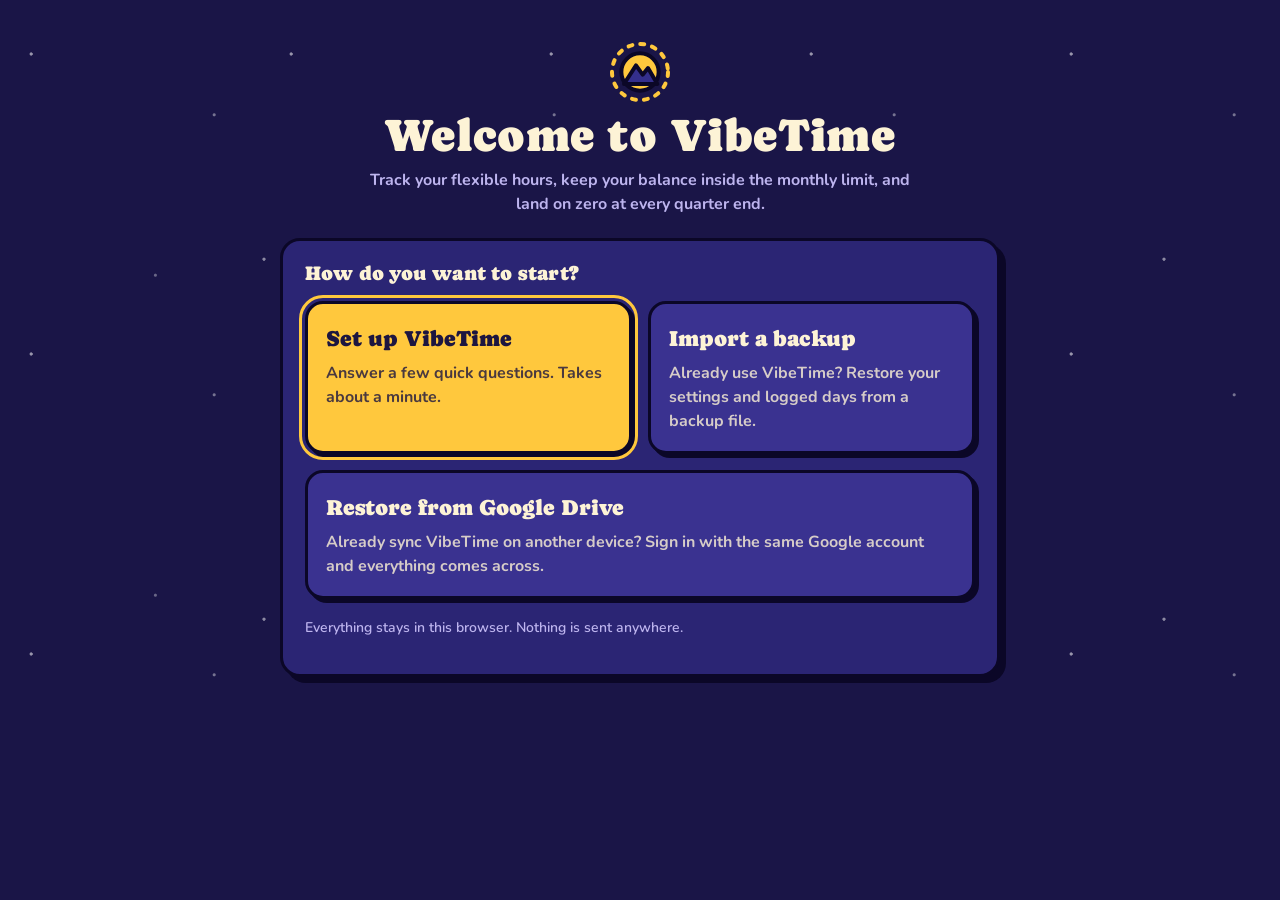
<file: index.html>
<!doctype html>
<html lang="en" data-theme="dark">
<head>
<meta charset="utf-8">
<meta name="viewport" content="width=device-width, initial-scale=1">
<title>Today · VibeTime</title>
<link rel="stylesheet" href="style.css?v=05f6781c">
<script src="holidays.js?v=270cf135"></script>
<script src="app.js?v=9127b11f"></script>
<script src="sync.js?v=13341324"></script>
<script src="timer.js?v=f0563fcf"></script>
<script src="camp.js?v=81138d4b"></script>
<script src="fx.js?v=9d351bed"></script>
<script src="bamboo.js?v=2f4d3076"></script>
<script src="tour.js?v=c8bec657"></script>
<script src="sky.js?v=f93de382"></script>
</head>
<body>
<div id="nav"></div>
<main class="w-today">
  <div class="today">
  <div class="today-main">
  <section class="panel hero">
    <div class="hero-text">
      <div class="eyebrow" id="eyebrow"></div>
      <h1 id="title">Today</h1>
      <p class="lede" id="lede"></p>
      <div class="wxline" id="wxline"></div>
      <span class="badge" id="qbadge"></span>
      <button type="button" class="tourbtn" id="tourBtn">Show me around</button>
    </div>
    <svg class="scene" id="scene" data-wx="clear" viewBox="0 0 520 240" role="img" aria-label="Your progress through the quarter, climbing toward its last day">
      <g class="sungrp"><circle class="rays" cx="62" cy="42" r="28" fill="none" stroke-dasharray="3 8"/><circle class="sun stroke" cx="62" cy="42" r="19"/></g>
      <g class="cloud a"><ellipse cx="190" cy="62" rx="26" ry="11"/><ellipse cx="208" cy="55" rx="17" ry="12"/><ellipse cx="174" cy="57" rx="14" ry="9"/></g>
      <path class="shoot" d="M0 0 L-30 13"/>
      <g class="cloud b"><ellipse cx="450" cy="92" rx="20" ry="8"/><ellipse cx="462" cy="86" rx="12" ry="9"/></g>
      <g class="stormclouds">
        <ellipse cx="70" cy="36" rx="58" ry="20"/><ellipse cx="120" cy="50" rx="44" ry="18"/><ellipse cx="30" cy="54" rx="34" ry="16"/>
        <ellipse cx="250" cy="30" rx="64" ry="22"/><ellipse cx="300" cy="48" rx="52" ry="18"/><ellipse cx="205" cy="48" rx="40" ry="16"/>
        <ellipse cx="450" cy="40" rx="62" ry="22"/><ellipse cx="500" cy="58" rx="40" ry="16"/><ellipse cx="400" cy="60" rx="44" ry="16"/>
      </g>
      <path class="m3 stroke" d="M-10 214 L70 128 L150 214 Z"/>
      <path class="m1 stroke" d="M96 214 L215 84 L330 214 Z"/>
      <path class="snow stroke" d="M215 84 L234 106 L224 101 L215 111 L206 100 L196 107 Z"/>
      <path class="m2 stroke" d="M270 214 L392 40 L530 214 Z"/>
      <path class="snow stroke" d="M392 40 L414 72 L402 66 L392 80 L381 66 L370 74 Z"/>
      <path class="m3 stroke" d="M-5 240 V205 Q120 192 260 206 T530 200 V240 Z"/>
      <g class="rain"><g id="rainin"></g></g>
      <path class="bolt" d="M262 20 L246 66 L260 66 L248 112 L282 56 L266 56 L276 20Z"/>
      <path class="trail" id="trail" d="M30 222 C95 214 118 188 170 186 S250 190 288 150 S348 96 388 56"/>
      <g class="flag"><line x1="392" y1="40" x2="392" y2="14" style="stroke:var(--line)" stroke-width="3" stroke-linecap="round"/><path d="M392 14 L418 21 L392 29 Z" style="fill:var(--accent);stroke:var(--line)" stroke-width="2.5" stroke-linejoin="round"/></g>
      <text id="lblStart" x="14" y="236"></text>
      <text id="lblEnd" x="424" y="36" text-anchor="start"></text>
      <g id="hikerPos"><g class="hiker">
        <rect x="-6" y="-6" width="12" height="11" rx="4" style="fill:var(--sky);stroke:var(--line)" stroke-width="2.5"/>
        <circle cx="0" cy="-13" r="6.5" style="fill:#ffd9b0;stroke:var(--line)" stroke-width="2.5"/>
        <path d="M-9 -16 L1 -32 L9 -16 Z" style="fill:var(--bad);stroke:var(--line)" stroke-width="2.5" stroke-linejoin="round"/>
      </g></g>
    </svg>
  </section>

  <div class="today-top">
      <section class="panel logpanel">
        <div class="loghead">
          <div><h2>Log the day</h2><div class="logdate" id="logdate"></div></div>
          <div class="logbtns">
            <button type="button" class="tbtn plan" id="planBtn" aria-expanded="false" aria-controls="planner" title="Plan when to leave" aria-label="Plan when to leave"><svg viewBox="0 0 24 24" aria-hidden="true"><circle cx="12" cy="12" r="8.5"/><path d="M12 7.5V12l3 2"/></svg></button>
            <button type="button" class="tbtn pencil" id="manualBtn" aria-expanded="false" aria-controls="manual" title="Log time by hand" aria-label="Log time by hand"><svg viewBox="0 0 24 24" aria-hidden="true"><path d="M4 20l1.2-4.4L16.6 4.2a2 2 0 0 1 2.8 0l.4.4a2 2 0 0 1 0 2.8L8.4 18.8z"/><path d="M14.5 6.3l3.2 3.2"/></svg></button>
          </div>
        </div>
        <div class="camp" id="camp" data-s="view" data-wx="clear"></div>
        <div class="timer bigctl" id="timer" role="group" aria-label="Work timer"></div>
        <div class="preview" id="preview" role="status"></div>
        <div class="planline" id="planline" hidden></div>
        <div class="planner" id="planner" hidden>
          <label class="f" for="punchIn">Punched in at</label>
          <input class="inp" type="time" id="punchIn">
          <div class="lab mt"><span class="f">Breaks</span><button type="button" class="fill" id="addBreak">+ Add break</button></div>
          <div class="breaks" id="breaks"></div>
          <p class="dsub breaknote">Type the times, like <code>12:00-12:45</code>, or just the length, like <code>30</code> (minutes). Add as many as you need.</p>
          <ul class="planlist" id="planOut"></ul>
          <div class="row mt">
            <button class="btn primary" type="button" id="planResume" hidden>Log my work so far, then start after my last break</button>
            <button class="btn primary" type="button" id="planLog" hidden>Log my time worked so far</button>
            <button class="btn" type="button" id="planLogGo" hidden>Log it and keep tracking</button>
            <button class="btn" type="button" id="planStart" hidden>Start timer from punch-in</button>
            <button class="btn" type="button" id="planNow">Use current time</button>
            <button class="btn danger" type="button" id="planClear">Clear</button>
          </div>
          <p class="dsub" id="planNote" role="status"></p>
        </div>
        <div class="manual" id="manual" hidden>
          <input type="hidden" id="date">
          <div class="lab"><label class="f" for="hours">Worked</label><button type="button" class="fill" data-fill="hours">Fill rest</button></div>
          <input class="inp big" id="hours" placeholder="7h 45m  or  8:00-12:00, 13:00-15:00" autocomplete="off">
          <div class="two mt">
            <div><div class="lab"><label class="f" for="ptoH">PTO</label><button type="button" class="fill" data-fill="ptoH">Fill rest</button></div><input class="inp" id="ptoH" placeholder="0h" autocomplete="off"></div>
            <div><div class="lab"><label class="f" for="sickH">Sick leave</label><button type="button" class="fill" data-fill="sickH">Fill rest</button></div><input class="inp" id="sickH" placeholder="0h" autocomplete="off"></div>
          </div>
          <div class="row mt">
            <button class="btn primary" id="save">Save</button>
            <button class="btn danger" id="clear">Clear</button>
          </div>
        </div>
      </section>
  <div class="stats" id="stats"></div>
  </div>

  <div class="leaves" id="leaves"></div>

  <div class="grid2">
    <div>
      <section class="panel">
        <h2>Unlogged days</h2>
        <p class="dsub" style="margin:-6px 0 6px">Past working days with nothing logged. They count as 0h worked until you fill them in.</p>
        <ul class="list" id="missing"></ul>
      </section>
      <section class="panel mt" id="holPanel">
        <h2>Public holidays</h2>
        <ul class="list" id="holidays"></ul>
      </section>
    </div>
  </div>
  </div>
  </div>
</main>

<dialog id="bdlg">
  <div class="dbody">
    <h2>Import from BambooHR</h2>
    <p class="dsub" id="bsum"></p>
    <div id="btoday"></div>
    <div id="bbal" hidden></div>
    <ul class="list lscroll" id="blist"></ul>
    <div class="dact"><button class="btn primary" type="button" id="bgo">Import ticked days</button><span class="sp"></span><button class="btn" type="button" id="bcancel">Cancel</button></div>
    <p class="dsub" style="margin:10px 0 0">Your data is saved first, so Settings &rarr; Undo can bring it back.</p>
  </div>
</dialog>

<dialog id="ldlg">
  <div class="dbody">
    <div class="ltop">
      <h2 id="ltitle"></h2>
      <div class="yrnav"><button class="btn sm" id="lprev" aria-label="Previous year">&larr;</button><button class="btn sm" id="lnext" aria-label="Next year">&rarr;</button></div>
    </div>
    <p class="dsub" id="lsub"></p>
    <form id="lform" autocomplete="off">
      <div class="addgrid">
        <div><label class="f" for="lfrom">From</label><input class="inp" type="date" id="lfrom" required></div>
        <div><label class="f" for="lto">To <span class="opt">(optional)</span></label><input class="inp" type="date" id="lto"></div>
        <div><label class="f" for="lhrs">Hours per day <span class="opt">(blank = full day)</span></label><input class="inp" id="lhrs" placeholder="e.g. 4h"></div>
        <div class="addbtn"><button class="btn primary" type="submit">Book it</button></div>
      </div>
    </form>
    <div class="lmsg" id="lmsg" aria-live="polite"></div>
    <ul class="list lscroll" id="llist"></ul>
    <div class="dact"><span class="sp"></span><button class="btn" type="button" id="lclose">Done</button></div>
  </div>
</dialog>

<script>
renderNav('index.html');

const $ = id => document.getElementById(id);
const dateEl = $('date'), hoursEl = $('hours'), preview = $('preview');   // the form always edits today
dateEl.value = fmt(new Date());

let hikerDone = false;
function placeHiker(p) {
  const path = $('trail'), L = path.getTotalLength(), el = $('hikerPos');
  const put = k => { const pt = path.getPointAtLength(L * k); el.setAttribute('transform', `translate(${pt.x},${pt.y})`); };
  if (hikerDone || matchMedia('(prefers-reduced-motion: reduce)').matches) { put(p); hikerDone = true; return; }
  hikerDone = true;
  const t0 = performance.now();
  const step = now => { const k = Math.min(1, (now - t0) / 1500); put(p * (1 - Math.pow(1 - k, 3))); if (k < 1) requestAnimationFrame(step); };
  requestAnimationFrame(step);
}

// rain: slanted strokes on a lattice that repeats every 40px vertically, so the fall loops seamlessly
(() => {
  let r = '';
  for (let row = -2; row < 8; row++) for (let x = (row % 2 ? 13 : 0); x < 540; x += 26) r += `<line x1="${x}" y1="${row * 20}" x2="${x - 4}" y2="${row * 20 + 10}"/>`;
  document.getElementById('rainin').innerHTML = r;
})();

function weekCard() {
  const g = weekGroup(mondayOf(new Date()), 6, 6, 208, 84);
  return `<a class="panel stat weekcard" href="sky.html" aria-label="Open the star chart">
      <div class="k">This week's constellation</div>
      <div class="skybox"><svg viewBox="0 0 220 96" role="img" aria-label="This week's stars">${g.svg}</svg></div>
      <div class="s"><b>${g.lit} of ${g.n}</b> stars lit${g.complete ? ' · constellation complete' : ''}</div>
    </a>`;
}

// today's hours (including a running timer) against what's expected; updated every second while a timer runs
function updateToday() {
  const el = $('bToday'); if (!el) return;
  const d = startOfToday(), e = state.days[fmt(d)], t = readTimer();
  const got = (e ? creditedFor(e, d) : 0) + (t ? timerMs(t) / 36e5 : 0), exp = expectedFor(d);
  el.innerHTML = exp ? `${fh(got, false)}<span class="of"> / ${fh(exp, false)}</span>` : (got ? fh(got, false) : 'Day off');
}
function renderStats() {
  const s = stats(), { target, limitMax, limitMin } = state.settings;
  const room = Math.min(limitMax - s.bal, s.bal + limitMin);
  const wk = rangeTotals(mondayOf(new Date()), addDays(mondayOf(new Date()), 6));
  const hr = new Date().getHours();
  $('eyebrow').textContent = `${hr < 12 ? 'Good morning' : hr < 18 ? 'Good afternoon' : 'Good evening'}, traveller`;
  $('title').textContent = longDate(s.today);

  const qd = s.qEnd.toLocaleDateString('en', { day: 'numeric', month: 'long' });
  const msg = Math.abs(s.gap) < 0.01 ? `Right on the trail. Nothing to make up before ${qd}.`
    : s.gap > 0 ? `You're carrying ${fh(s.gap, false)} extra. Take it back as time off before ${qd}.`
    : `You're ${fh(-s.gap, false)} short. Make it up before ${qd}.`;
  $('lede').textContent = `${msg} ${fd(s.remaining)} workday${s.remaining === 1 ? '' : 's'} to go.`;
  let [bc, bt] = Math.abs(s.gap) < 0.01 ? ['ok', 'On track']
    : s.remaining === 0 ? ['bad', 'Summit missed']
    : (s.needAvg > 12 || s.needAvg < 0) ? ['bad', 'Steep climb']
    : Math.abs(s.needAvg - target) > 1.5 ? ['warn', 'Needs a plan'] : ['ok', 'On the trail'];
  $('qbadge').className = `badge ${bc}`; $('qbadge').textContent = bt;
  const wx = weather(s.bal);
  $('scene').dataset.wx = wx.key;
  $('wxline').innerHTML = `<b>${wx.title}</b> · ${wx.text}`;

  const qs = new Date(s.today.getFullYear(), Math.floor(s.today.getMonth() / 3) * 3, 1);
  $('lblStart').textContent = qs.toLocaleDateString('en', { day: 'numeric', month: 'short' });
  $('lblEnd').textContent = s.qEnd.toLocaleDateString('en', { day: 'numeric', month: 'short' });
  placeHiker(Math.max(0, Math.min(1, (s.today - qs) / (s.qEnd - qs))));

  $('stats').innerHTML = `
    <div class="panel stat">
      <div class="k">Balance</div>
      <div class="v huge ${cls(s.bal)}" id="cuBal">${fhUnits(s.bal)}</div>
      <div class="s">${s.today.toLocaleString('en', { month: 'long' })} so far: <b class="tab">${fh(s.mDelta)}</b></div>
      <div class="split bsplit">
        <span><b class="tab" id="bToday"></b>Today</span>
        <span><b class="tab" id="bWeek"></b>This week</span>
        <span><b class="tab ${room < 0 ? 'neg' : ''}" id="bRoom">${room < 0 ? 'Over by ' + fh(-room, false) : fh(room, false)}</b>Room to limit</span>
      </div>
    </div>
    <div class="panel stat">
      <div class="k">Monthly limit</div>
      <div class="scale">
        <div class="sfill" style="left:${Math.min(s.zero, s.pct)}%;width:${Math.abs(s.pct - s.zero)}%;transform-origin:${s.pct < s.zero ? 'right' : 'left'}"></div>
        <div class="zero" style="left:${s.zero}%"></div>
        <div class="dot" style="left:${s.pct}%;--z:${s.zero}%"></div>
      </div>
      <div class="ends tab"><span>−${limitMin}h</span><span>+${limitMax}h</span></div>
      <div style="margin-top:10px"><span class="badge ${s.within ? 'ok' : 'bad'}">${s.within ? 'Within limit' : 'Outside limit'}</span></div>
    </div>${weekCard()}`;
  $('bWeek').innerHTML = `${fh(wk.total, false)}<span class="of"> / ${fh(wk.expected, false)}</span>`;
  updateToday();
  FX.countUp($('cuBal'), s.bal, v => fhUnits(v), 'bal');
  renderCamp();
}

function renderMissing() {
  const list = missingDays();
  $('missing').innerHTML = list.length ? list.map(d => `
    <li data-k="${fmt(d)}">
      <span class="d">${d.toLocaleDateString('en',{weekday:'short',day:'numeric',month:'short'})}</span>
      <button class="btn sm" data-a="full">Log ${fh(state.settings.target, false)}</button>
      <button class="btn sm" data-a="pto">PTO</button>
      <button class="btn sm" data-a="sick">Sick</button>
      <button class="btn sm" data-a="edit">Edit</button>
    </li>`).join('') : '<li class="empty">All caught up.</li>';
}

const FIELD = { w: 'hours', pto: 'ptoH', sick: 'sickH' };
const fieldIds = Object.values(FIELD);
const readFields = () => Object.fromEntries(Object.entries(FIELD).map(([key, id]) => [key, parseHours($(id).value)]));
const num = x => (x == null || Number.isNaN(x)) ? 0 : x;

function loadDay() {
  dateEl.value = fmt(new Date());                 // stays right if the page is left open past midnight
  $('logdate').textContent = longDate(new Date());
  const e = state.days[dateEl.value] || {};
  for (const [key, id] of Object.entries(FIELD)) { $(id).value = e[key] != null ? toInput(e[key]) : ''; $(id).classList.remove('invalid'); }
  updatePreview();
}
function updatePreview() {
  const k = dateEl.value; if (!k) { preview.textContent = ''; return; }
  const d = parseDate(k), e = state.days[k], exp = expectedFor(d), hol = holidayName(d);
  const locked = !isWorkday(d) && !e;
  for (const id of fieldIds) $(id).disabled = locked;
  $('ptoH').disabled = $('sickH').disabled = locked || exp === 0;
  $('save').disabled = locked;
  const v = readFields();
  for (const [key, id] of Object.entries(FIELD)) $(id).classList.toggle('invalid', Number.isNaN(v[key]));
  document.querySelectorAll('.fill').forEach(b => {
    const others = Object.entries(FIELD).filter(([, id]) => id !== b.dataset.fill).reduce((s, [key]) => s + num(v[key]), 0);
    b.disabled = locked || exp === 0 || exp - others <= 0;
  });
  if (locked) { preview.innerHTML = 'Not a working day. Change your working days in Settings.'; return; }
  if (Object.values(v).some(Number.isNaN)) { preview.innerHTML = '<span class="neg">Try 7h 45m, 7.75 or time slots like 8:00-12:00, 13:00-15:00</span>'; return; }
  const any = Object.values(v).some(x => x != null);
  if (!any) { preview.textContent = hol ? (isWorkday(d) ? `Public holiday: ${hol}. Counts as ${fh(state.settings.target, false)} of PTO, not taken from your pool.` : `Public holiday: ${hol}. No hours expected.`) : e ? '' : `Expected: ${fh(exp, false)}.`; return; }
  const tot = num(v.w) + (exp > 0 ? num(v.pto) + num(v.sick) : 0), dl = tot - exp;
  preview.innerHTML = `Total <b>${fh(tot, false)}</b>${exp ? ` of ${fh(exp, false)} expected` : ''}: <b class="${cls(dl)}">${Math.abs(dl) < 1e-9 ? 'on target' : fh(dl)}</b>`;
}
// ---- booking dates for a kind of leave
let leaveType = null, leaveYear = new Date().getFullYear();
const dayLabel = d => d.toLocaleDateString('en', { weekday: 'short', day: 'numeric', month: 'short' });

// Consecutive booked days (ignoring non-working days between them) form one period.
function contiguous(a, b) {
  const d = parseDate(a), end = parseDate(b);
  for (d.setDate(d.getDate() + 1); d < end; d.setDate(d.getDate() + 1)) if (expectedFor(d) > 0) return false;
  return true;
}
function leaveGroups(type, year) {
  const keys = Object.keys(state.days).filter(k => k.startsWith(`${year}-`) && state.days[k][type] > 0).sort();
  const groups = [];
  for (const k of keys) {
    const g = groups[groups.length - 1];
    if (g && contiguous(g[g.length - 1], k)) g.push(k); else groups.push([k]);
  }
  return groups;
}
function renderLeaveDlg() {
  const L = leaveStats(leaveYear)[leaveType], name = LEAVE_NAME[leaveType];
  $('ltitle').textContent = `${name} · ${leaveYear}`;
  $('lsub').textContent = L.total > 0
    ? `${fh(L.booked, false)} of ${fh(L.total, false)} booked, ${fh(L.remaining, false)} left.`
    : `${fh(L.booked, false)} booked. Set your yearly allowance in Settings.`;
  const today = fmt(new Date());
  const row = (k, extra = '') => {
    const d = parseDate(k), h = state.days[k][leaveType], counts = expectedFor(d) > 0;
    return `<li data-k="${k}"><span class="d">${dayLabel(d)}${counts ? '' : ' <em class="muted">(not a working day, not counted)</em>'}</span>
      <span class="tab">${fh(h, false)}</span>
      <button class="btn sm x" data-del="${k}" aria-label="Remove ${dayLabel(d)}">&times;</button></li>`;
  };
  const groups = leaveGroups(leaveType, leaveYear);
  $('llist').innerHTML = groups.length ? groups.map(g => {
    const first = g[0], last = g[g.length - 1];
    const status = first > today ? ['warn', 'planned'] : last < today ? ['ok', 'taken'] : first === today && last === today ? ['ok', 'today'] : ['ok', 'under way'];
    if (g.length === 1) {
      const d = parseDate(first), counts = expectedFor(d) > 0;
      return `<li data-k="${first}"><span class="d">${dayLabel(d)}${counts ? '' : ' <em class="muted">(not a working day, not counted)</em>'}</span>
        <span class="tab">${fh(state.days[first][leaveType], false)}</span><span class="badge ${status[0]}">${status[1]}</span>
        <button class="btn sm x" data-del="${first}" aria-label="Remove ${dayLabel(d)}">&times;</button></li>`;
    }
    const hrs = g.reduce((s, k) => s + state.days[k][leaveType], 0);
    return `<li class="grp"><details><summary>
        <span class="d"><b>${dayLabel(parseDate(first))} – ${dayLabel(parseDate(last))}</b> <em class="muted">${g.length} days</em></span>
        <span class="tab">${fh(hrs, false)}</span><span class="badge ${status[0]}">${status[1]}</span>
        <button class="btn sm x" data-delgroup="${g.join(',')}" aria-label="Remove this whole period">&times;</button>
      </summary><ul class="sub">${g.map(k => row(k)).join('')}</ul></details></li>`;
  }).join('') : `<li class="empty">No ${name} booked in ${leaveYear} yet.</li>`;
}
function openLeave(t) {
  leaveType = t; leaveYear = new Date().getFullYear();
  $('lfrom').value = fmt(new Date()); $('lto').value = ''; $('lhrs').value = ''; $('lmsg').textContent = '';
  renderLeaveDlg();
  $('ldlg').showModal();
}
const refreshAll = () => { renderStats(); renderLeaves(); renderMissing(); loadDay(); };
$('leaves').addEventListener('click', ev => { const p = ev.target.closest('[data-leave]'); if (p && !ev.target.closest('a')) openLeave(p.dataset.leave); });
$('leaves').addEventListener('keydown', ev => { const p = ev.target.closest('[data-leave]'); if (p && (ev.key === 'Enter' || ev.key === ' ')) { ev.preventDefault(); openLeave(p.dataset.leave); } });
$('lprev').onclick = () => { leaveYear--; renderLeaveDlg(); };
$('lnext').onclick = () => { leaveYear++; renderLeaveDlg(); };
$('lclose').onclick = () => $('ldlg').close();
$('ldlg').addEventListener('click', ev => { if (ev.target === $('ldlg')) $('ldlg').close(); });
$('ldlg').addEventListener('close', refreshAll);
$('llist').addEventListener('click', ev => {
  const one = ev.target.closest('[data-del]'), many = ev.target.closest('[data-delgroup]');
  if (!one && !many) return;
  ev.preventDefault();                       // don't toggle the period open/closed
  if (one) setLeave(one.dataset.del, leaveType, 0);
  else { const ks = many.dataset.delgroup.split(','); ks.forEach(k => setLeave(k, leaveType, 0, false)); save(); }
  $('lmsg').textContent = ''; renderLeaveDlg();
});
$('lform').onsubmit = ev => {
  ev.preventDefault();
  const msg = (t, bad) => { $('lmsg').innerHTML = `<span class="${bad ? 'neg' : 'pos'}">${t}</span>`; };
  const from = parseDate($('lfrom').value), to = $('lto').value ? parseDate($('lto').value) : from;
  const hrs = parseHours($('lhrs').value);
  if (Number.isNaN(hrs)) return msg('Try 4h, 7:30 or 3.5 for the hours.', true);
  if (to < from) return msg('The end date is before the start date.', true);
  if ((to - from) / 864e5 > 400) return msg('That range is too long.', true);
  const amount = hrs > 0 ? hrs : state.settings.target;
  let added = 0, skipped = 0;
  for (const d = new Date(from); d <= to; d.setDate(d.getDate() + 1)) {
    if (expectedFor(d) === 0) { skipped++; continue; }
    setLeave(fmt(d), leaveType, amount, false); added++;
  }
  save();
  if (!added) return msg('Nothing booked: those dates are not working days.', true);
  leaveYear = from.getFullYear();
  renderLeaveDlg();
  msg(`Booked ${added} day${added === 1 ? '' : 's'}${skipped ? `, skipped ${skipped} non-working day${skipped === 1 ? '' : 's'}` : ''}.`);
  $('lto').value = '';
};

const BOTTLE = 'M30 14 V30 C30 40 12 44 12 62 V92 A14 14 0 0 0 26 106 H54 A14 14 0 0 0 68 92 V62 C68 44 50 40 50 30 V14 Z';
const WAVE = 'M-80 0 q10 -5 20 0' + ' t20 0'.repeat(11) + ' V120 H-80 Z';
function renderLeaves() {
  const y = new Date().getFullYear(), L = leaveStats(y);
  $('leaves').innerHTML = [['pto', 'PTO'], ['sick', 'Sick leave']].map(([t, name]) => {
    const x = L[t], set = x.total > 0;
    const frac = set ? Math.max(0, Math.min(1, x.remaining / x.total)) : 0;
    const lvl = 106 - 62 * frac;
    return `<div class="panel stat clickable ${t}" data-leave="${t}" role="button" tabindex="0" aria-label="Manage ${name} dates">
      <svg class="bottle" viewBox="0 0 80 110" aria-hidden="true">
        <defs><clipPath id="clip-${t}"><path d="${BOTTLE}"/></clipPath></defs>
        <g clip-path="url(#clip-${t})">
          <rect class="glass" x="0" y="0" width="80" height="110"/>
          <g class="level" style="transform:translateY(${lvl}px)"><path class="liq wave" d="${WAVE}"/><g class="bubs"><circle class="bub b1" cx="26" cy="100" r="2.4"/><circle class="bub b2" cx="40" cy="104" r="1.8"/><circle class="bub b3" cx="52" cy="102" r="2.1"/></g></g>
        </g>
        <path class="shine" d="M21 68 V88"/>
        <path class="outline" d="${BOTTLE}"/>
        <rect class="cork" x="26" y="4" width="28" height="12" rx="4"/>
      </svg>
      <div class="body">
        <div class="k">${name} · ${y}</div>
        <div class="v ${x.remaining < 0 ? 'neg' : ''}" id="cu-${t}" data-suffix="${set ? 'left' : 'booked'}">${fhUnits(set ? x.remaining : x.booked, false)} <small>${set ? 'left' : 'booked'}</small></div>
        <div class="split tab"><span><b>${fh(x.total, false)}</b>total</span><span><b>${fh(x.booked, false)}</b>booked</span><span><b>${fh(x.remaining, false)}</b>left</span></div>
        <div class="s">${fh(x.taken, false)} taken, ${fh(x.upcoming, false)} upcoming${set ? '' : ' · <a href="settings.html">set your allowance</a>'}</div>
        <div class="manage">Book or review dates &rarr;</div>
      </div>
    </div>`;
  }).join('');
  for (const t of ['pto', 'sick']) { const el = $('cu-' + t), x = L[t], set = x.total > 0; if (el) FX.countUp(el, set ? x.remaining : x.booked, v => fhUnits(v, false) + ' <small>' + el.dataset.suffix + '</small>', 'cu-' + t); }
}
function renderHolidays() {
  if (!state.settings.country) {
    $('holidays').innerHTML = `<li class="empty" style="display:block">Pick your country to see its public holidays here. On working days they count as PTO (not taken from your allowance), so no hours are expected.<br><a href="settings.html">Choose your country &rarr;</a></li>`;
    return;
  }
  const up = upcomingHolidays(4);
  $('holidays').innerHTML = up.map(h => `<li><span class="d">${h.name}</span><span class="tab" style="color:var(--muted)">${h.date.toLocaleDateString('en',{weekday:'short',day:'numeric',month:'short'})}</span></li>`).join('');
}
document.getElementById('tourBtn').onclick = () => startTour();
const refresh = () => { renderStats(); renderLeaves(); renderMissing(); renderHolidays(); loadDay(); };
const flash = msg => { preview.innerHTML = `<b class="pos">${msg}</b>`; };

const manual = $('manual'), manualBtn = $('manualBtn');
function showManual(open) {
  manual.hidden = !open; manualBtn.setAttribute('aria-expanded', open);
  manualBtn.classList.toggle('on', open);
  if (open) hoursEl.focus({ preventScroll: true });
}
manualBtn.onclick = () => showManual(manual.hidden);
for (const id of fieldIds) { $(id).oninput = updatePreview; $(id).onkeydown = e => { if (e.key === 'Enter') $('save').click(); }; }
document.querySelectorAll('.fill').forEach(b => b.onclick = () => {
  const exp = expectedFor(parseDate(dateEl.value)), v = readFields();
  const others = Object.entries(FIELD).filter(([, id]) => id !== b.dataset.fill).reduce((s, [key]) => s + num(v[key]), 0);
  $(b.dataset.fill).value = toInput(Math.max(0, exp - others));
  updatePreview();
});
$('save').onclick = () => {
  const v = readFields();
  if (Object.values(v).some(Number.isNaN)) return;
  setEntry(dateEl.value, v);
  renderStats(); renderLeaves(); renderMissing(); flash('Saved'); showManual(false); celebrateDay();
};
$('clear').onclick = () => { setEntry(dateEl.value, {}); refresh(); flash('Cleared'); showManual(false); };

$('missing').onclick = ev => {
  const b = ev.target.closest('button[data-a]'); if (!b) return;
  const k = b.closest('li').dataset.k;
  const T = state.settings.target;
  if (b.dataset.a === 'full') { setEntry(k, { w: T }); refresh(); }
  else if (b.dataset.a === 'pto') { setEntry(k, { pto: T }); refresh(); }
  else if (b.dataset.a === 'sick') { setEntry(k, { sick: T }); refresh(); }
  else location.href = 'calendar.html#' + k;      // other days are edited in the calendar
};

// ---- timer UI (the timer itself lives in timer.js, and the camp scene in camp.js, so other pages can use them too)
let timerNote = '';
const camp = mountCamp($('camp'), { caption: true });
$('camp').style.cursor = 'pointer'; $('camp').title = 'Poke the hiker';
$('camp').addEventListener('click', ev => { if (!ev.target.closest('.campcap')) camp.hop(); });
// stars and a hop when today reaches its target
function celebrateDay() {
  const d = startOfToday(), e = state.days[fmt(d)], exp = expectedFor(d);
  if (!e || !(exp > 0) || creditedFor(e, d) < exp - 0.25) return;
  const r = $('camp').getBoundingClientRect();
  if (r.bottom < 0 || r.top > innerHeight) return;                // only celebrate where you can see it
  FX.burst($('camp'), 18); camp.hop();
}
const renderCamp = (light = false) => camp.update(light);
function renderTimer() {
  renderCamp();
  if (typeof renderPlan === 'function' && typeof planEl !== 'undefined') renderPlan();
  const t = readTimer(), box = $('timer');
  const btn = (a, ic, label, extra = '') => `<button type="button" class="tbtn big ${extra}" data-t="${a}" title="${label}" aria-label="${label}">${TI[ic]}</button>`;
  if (!t) { box.innerHTML = `<button type="button" class="bigplay" data-t="start" aria-label="Start the timer">${TI.play}<span>Start tracking</span></button>` + (timerNote ? `<span class="tnote" role="status">${timerNote}</span>` : ''); document.title = 'Today \u00b7 VibeTime'; return; }
  box.innerHTML = `<span class="tclock tab ${t.mode === 'run' ? 'live' : 'paused'}" role="timer" aria-label="${t.mode === 'run' ? 'Timer running' : 'Timer paused'}">${clock(timerMs(t))}</span>`
    + (t.mode === 'run' ? btn('pause', 'pause', 'Pause for a break') : btn('resume', 'play', 'Continue', 'play'))
    + btn('stop', 'stop', 'Stop and log the time', 'stop');
  document.title = `${t.mode === 'run' ? '\u25B6' : '\u23F8'} ${clock(timerMs(t))} \u00b7 VibeTime`;
}
function tickTimer() {
  const t = readTimer(), c = $('timer').querySelector('.tclock');
  if (t) { renderCamp(true); updateToday(); }
  if (t && c) { c.textContent = clock(timerMs(t)); document.title = `${t.mode === 'run' ? '\u25B6' : '\u23F8'} ${c.textContent} \u00b7 VibeTime`; }
}
$('timer').onclick = ev => {
  const b = ev.target.closest('[data-t]'); if (!b) return;
  const r = timerAct(b.dataset.t);
  if (r.cancelled) return;
  timerNote = r.note;
  if (r.note) setTimeout(() => { timerNote = ''; renderTimer(); }, 4000);
  if (r.logged) { dateEl.value = fmt(new Date()); refresh(); flash(`Logged ${fh(r.logged, false)} from the timer`); celebrateDay(); }
  renderTimer();
};
// ---- punch-in planner: your punch-in and breaks in, your leave times out
const PLAN_KEY = 'vibetime.punchin';
const planEl = $('planner'), planBtn = $('planBtn');
const emptyPlan = () => ({ date: fmt(new Date()), time: '', breaks: [''], applied: null });
function readPlan() {
  try {
    const p = JSON.parse(localStorage.getItem(PLAN_KEY));
    if (!p || p.date !== fmt(new Date())) return null;
    return { ...emptyPlan(), ...p, breaks: Array.isArray(p.breaks) && p.breaks.length ? p.breaks : [''] };
  } catch { return null; }
}
const writePlan = p => { try { localStorage.setItem(PLAN_KEY, JSON.stringify(p)); } catch {} };
const clockText = ms => new Date(ms).toLocaleTimeString([], { hour: 'numeric', minute: '2-digit' });
const dayStart = () => startOfToday().getTime();

// A break is either a time range ("12:00-12:45") or a length in minutes ("30", "45m", "1h"). Returns
// { mins, from?, to? } (from/to are clock times in ms), null for a blank box, or NaN if it can't be read.
function parseBreak(txt) {
  const t = (txt || '').trim().toLowerCase(); if (!t) return null;
  const slot = slotMinutes(t);
  if (slot) return { mins: slot.end - slot.start, from: dayStart() + slot.start * 6e4, to: dayStart() + slot.end * 6e4 };
  if (/^\d+(\.\d+)?$/.test(t)) return { mins: Number(t) };
  const h = parseHours(t);
  return Number.isNaN(h) || h == null ? NaN : { mins: Math.round(h * 60) };
}

// Everything the planner shows, from the saved punch-in and breaks.
// "gap" is your balance before today measured against your quarter target: negative = time you still owe, positive = extra.
function planData() {
  const p = readPlan(); if (!p || !/^\d{1,2}:\d{2}$/.test(p.time)) return null;
  const [h, m] = p.time.split(':').map(Number), now = Date.now();
  const from = dayStart() + (h * 60 + m) * 6e4;
  const brks = p.breaks.map(parseBreak).filter(b => b && !Number.isNaN(b));
  const brkMs = brks.reduce((x, b) => x + b.mins, 0) * 6e4;
  const exp = expectedFor(startOfToday());
  const gap = balanceThrough(addDays(startOfToday(), -1)) - state.settings.quarterTarget;
  const at = hrs => from + Math.max(0, hrs) * 36e5 + brkMs;
  const rows = [];
  if (exp > 0) rows.push({ k: 'full', label: `Full ${fh(exp, false)} day`, at: at(exp) });
  if (gap < -0.008) rows.push({ k: 'owe', label: `To clear your ${fh(-gap, false)} missing`, at: at(exp - gap) });
  if (gap > 0.008 && exp > 0) rows.push({ k: 'extra', label: `Earliest, using your ${fh(gap, false)} extra`, at: at(exp - gap), free: exp - gap <= 0 });
  // breaks with times that are already over: the latest one is where "start after my last break" begins
  const done = brks.filter(b => b.to && b.to <= now).sort((x, y) => y.to - x.to);
  const last = done[0] || null;
  let resume = null;
  if (last) {
    const before = brks.filter(b => !b.to || b.to <= last.to).reduce((x, b) => x + b.mins, 0) * 6e4;   // untimed breaks count as already taken
    resume = { at: last.to, worked: Math.max(0, last.to - from - before) / 36e5 };
  }
  const sofar = Math.max(0, now - from - brks.reduce((x, b) => x + (b.from ? Math.max(0, Math.min(now, b.to) - b.from) : b.mins * 6e4), 0));
  return { p, rows, from, now, brks, brkMs, resume, sofar, noHours: !rows.length };
}
const untilText = (at, now) => {
  const d = at - now, mins = Math.round(Math.abs(d) / 6e4);
  return d >= 0 ? `in ${fh(mins / 60, false)}` : `${fh(mins / 60, false)} ago`;
};

// the buttons only make sense when they would not clash with a timer you started yourself
function ownTimer(pl) {
  const t = readTimer(), ap = pl && pl.p.applied;
  return !!(t && ap && t.mode === 'run' && Math.abs(t.since - ap.at) < 1500 && !t.acc);
}
function renderBreaks() {
  const p = readPlan() || emptyPlan(), box = $('breaks');
  if (box.querySelectorAll('input').length === p.breaks.length && box.contains(document.activeElement)) return;   // don't rebuild while typing
  box.innerHTML = p.breaks.map((b, i) => `<div class="brow"><input class="inp brk" data-i="${i}" value="${b.replace(/"/g, '&quot;')}" placeholder="12:00-12:45 or 30" autocomplete="off" aria-label="Break ${i + 1}">${p.breaks.length > 1 ? `<button type="button" class="btn sm x" data-rm="${i}" aria-label="Remove break ${i + 1}">&times;</button>` : ''}</div>`).join('');
}
function renderPlan() {
  const pl = planData(), line = $('planline'), out = $('planOut');
  for (const inp of document.querySelectorAll('#breaks .brk')) inp.classList.toggle('invalid', Number.isNaN(parseBreak(inp.value)));
  const timer = readTimer();
  $('planStart').hidden = !pl || pl.from > Date.now() || !!timer || pl.brks.length > 0 || !!pl.p.applied;
  const canResume = !!(pl && pl.resume && (!timer || ownTimer(pl)));
  const newWork = pl && pl.resume ? pl.resume.worked - (pl.p.applied ? pl.p.applied.hours : 0) : 0;
  $('planResume').hidden = !canResume || newWork <= 0.0083 && !!pl.p.applied && Math.abs(pl.resume.at - pl.p.applied.at) < 1000;
  $('planResume').textContent = pl && pl.p.applied ? 'Log my work since, then restart after my latest break' : 'Log my work so far, then start after my last break';
  // logging what you've worked so far (punch-in to now, minus every break) works with any kind of break
  const addH = pl ? pl.sofar / 36e5 : 0;
  const canLog = !!(pl && pl.from <= pl.now && addH > 0.0083 && !timer && !pl.p.applied);
  $('planLog').hidden = !canLog; $('planLogGo').hidden = !canLog;
  $('planLog').textContent = canLog ? `Log my ${fh(addH, false)} worked so far` : 'Log my time worked so far';
  const note = $('planNote');
  if (canLog && !(pl.resume && !$('planResume').hidden)) { const e = state.days[fmt(new Date())]; note.textContent = `Adds ${fh(addH, false)} (punch-in to now, minus your breaks) to today${e && e.w ? `, on top of the ${fh(e.w, false)} already logged` : ''}. "Keep tracking" also starts the timer from now.`; }
  else if (pl && pl.resume && !$('planResume').hidden) note.textContent = `That logs ${fh(Math.max(0, newWork), false)} of work (punch-in to ${clockText(pl.resume.at)}, minus breaks) and starts the timer from ${clockText(pl.resume.at)}.`;
  else if (pl && pl.p.applied) note.textContent = timer ? `Logged ${fh(pl.p.applied.hours, false)} of work so far. The timer carries on from ${clockText(pl.p.applied.at)}.` : `Logged ${fh(pl.p.applied.hours, false)} for today.`;
  else if (pl && pl.brks.length && !pl.resume) note.textContent = 'Once a break with times (like 12:00-12:45) is over, you can log your work so far and carry on from there.';
  else note.textContent = '';
  if (!pl) { line.hidden = true; out.innerHTML = '<li class="empty">Enter the time you punched in.</li>'; planBtn.classList.remove('has'); return; }
  planBtn.classList.add('has');
  const worked = `<li class="so"><span class="d">Worked so far, after breaks</span><b class="tab">${fh(pl.sofar / 36e5, false)}</b></li>`;
  out.innerHTML = (pl.noHours ? '<li class="empty">No hours are expected today.</li>' : pl.rows.map(x => `<li class="${x.k}"><span class="d">${x.label}</span><b class="tab">${x.free ? 'any time' : clockText(x.at)}</b><span class="when">${x.free ? 'your extra covers the day' : untilText(x.at, pl.now)}</span></li>`).join('')) + worked;
  const short = { full: 'for a full day', owe: 'to clear what you owe', extra: 'earliest' };
  line.innerHTML = pl.noHours ? '' : pl.rows.map(x => `<span><b class="tab">${x.free ? 'Any time' : clockText(x.at)}</b> ${short[x.k]}</span>`).join('');
  line.hidden = planEl.hidden === false || pl.noHours;
}
function showPlan(open) {
  planEl.hidden = !open; planBtn.setAttribute('aria-expanded', open); planBtn.classList.toggle('on', open);
  renderBreaks(); renderPlan();
  if (open) $('punchIn').focus({ preventScroll: true });
}
planBtn.onclick = () => showPlan(planEl.hidden);
function savePlan() {
  const p = readPlan() || emptyPlan();
  p.time = $('punchIn').value;
  p.breaks = [...document.querySelectorAll('#breaks .brk')].map(i => i.value);
  if (!p.breaks.length) p.breaks = [''];
  writePlan(p); renderPlan();
}
$('punchIn').oninput = savePlan;
$('breaks').addEventListener('input', savePlan);
$('breaks').addEventListener('click', ev => {
  const b = ev.target.closest('[data-rm]'); if (!b) return;
  const p = readPlan() || emptyPlan(); p.breaks.splice(Number(b.dataset.rm), 1); if (!p.breaks.length) p.breaks = ['']; writePlan(p);
  $('breaks').innerHTML = ''; renderBreaks(); renderPlan();
});
$('addBreak').onclick = () => {
  const p = readPlan() || emptyPlan(); p.breaks.push(''); writePlan(p);
  $('breaks').innerHTML = ''; renderBreaks(); renderPlan();
  const ins = document.querySelectorAll('#breaks .brk'); ins[ins.length - 1].focus();
};
$('planNow').onclick = () => { const n = new Date(); $('punchIn').value = `${pad(n.getHours())}:${pad(n.getMinutes())}`; savePlan(); };
$('planClear').onclick = () => { try { localStorage.removeItem(PLAN_KEY); } catch {} $('punchIn').value = ''; $('breaks').innerHTML = ''; renderBreaks(); renderPlan(); };
$('planStart').onclick = () => {                       // carry on as if the timer had been started at the punch-in time
  const pl = planData(); if (!pl || pl.from > Date.now() || readTimer()) return;
  try { localStorage.removeItem(PUNCH_KEY); } catch {}
  writeTimer({ mode: 'run', since: pl.from, acc: 0 }); renderTimer(); renderPlan();
};
// Log what you have worked so far (punch-in to now, minus all breaks). Optionally carry on with the timer from now.
function logSoFar(keepGoing) {
  const pl = planData(); if (!pl || readTimer()) return;
  const add = Math.round(pl.sofar / 36e5 * 60) / 60; if (add <= 0) return;
  const k = fmt(new Date()), e = state.days[k] || {};
  setEntry(k, { ...e, w: (e.w || 0) + add });
  const p = pl.p; p.applied = { hours: add, at: pl.now }; writePlan(p);
  try { keepGoing ? localStorage.removeItem(PUNCH_KEY) : localStorage.setItem(PUNCH_KEY, k); } catch {}
  if (keepGoing) writeTimer({ mode: 'run', since: pl.now, acc: 0 });
  refresh(); renderTimer(); renderPlan();
  flash(keepGoing ? `Logged ${fh(add, false)} and the timer is running` : `Logged ${fh(add, false)} for today`);
  celebrateDay();
}
$('planLog').onclick = () => logSoFar(false);
$('planLogGo').onclick = () => logSoFar(true);
// Log everything worked up to the end of the latest break (minus breaks), and start the timer from there.
// Hours already logged this way are not counted twice if you use it again after a later break.
$('planResume').onclick = () => {
  const pl = planData(); if (!pl || !pl.resume) return;
  const t = readTimer(); if (t && !ownTimer(pl)) return;
  const prev = pl.p.applied ? pl.p.applied.hours : 0;
  const add = Math.round(Math.max(0, pl.resume.worked - prev) * 60) / 60;
  if (add > 0) { const k = fmt(new Date()), e = state.days[k] || {}; setEntry(k, { ...e, w: (e.w || 0) + add }); }
  try { localStorage.removeItem(PUNCH_KEY); } catch {}
  writeTimer({ mode: 'run', since: pl.resume.at, acc: 0 });
  const p = pl.p; p.applied = { hours: Math.max(prev, pl.resume.worked), at: pl.resume.at }; writePlan(p);
  refresh(); renderTimer(); renderPlan();
  if (add > 0) flash(`Logged ${fh(add, false)} and started from ${clockText(pl.resume.at)}`);
};
(() => { const p = readPlan(); if (p) $('punchIn').value = p.time; renderBreaks(); renderPlan(); })();
setInterval(renderPlan, 30000);
window.addEventListener('storage', ev => { if (ev.key === TIMER_KEY) renderPlan(); });

setInterval(tickTimer, 1000);
window.addEventListener('storage', ev => { if (ev.key === TIMER_KEY || ev.key === PUNCH_KEY) renderTimer(); });
renderTimer();

window.addEventListener('holidays-updated', () => { renderStats(); renderLeaves(); renderMissing(); renderHolidays(); updatePreview(); });
refresh();
</script>
</body>
</html>
</file>
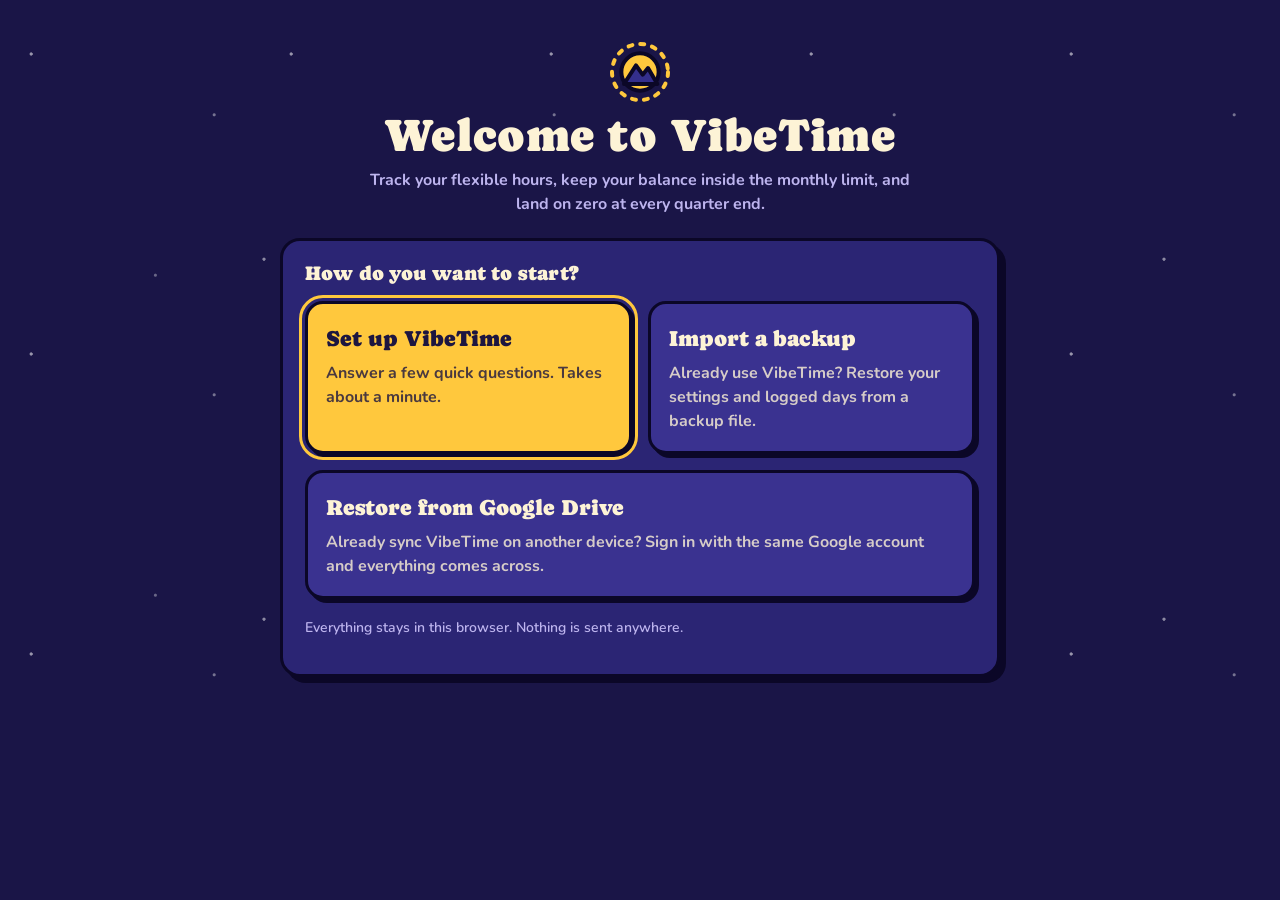
<file: calendar.html>
<!doctype html>
<html lang="en" data-theme="dark">
<head>
<meta charset="utf-8">
<meta name="viewport" content="width=device-width, initial-scale=1">
<title>Calendar · VibeTime</title>
<link rel="stylesheet" href="style.css?v=05f6781c">
<script src="holidays.js?v=270cf135"></script>
<script src="app.js?v=9127b11f"></script>
<script src="sync.js?v=13341324"></script>
<script src="timer.js?v=f0563fcf"></script>
<script src="camp.js?v=81138d4b"></script>
<script src="minibar.js?v=a69cbd78"></script>
</head>
<body>
<div id="nav"></div>
<main class="w-cal">
  <div class="monthbar">
    <h1 id="monthTitle"></h1>
    <button class="btn" id="prev" aria-label="Previous month">&larr;</button>
    <button class="btn" id="today">Today</button>
    <button class="btn" id="next" aria-label="Next month">&rarr;</button>
  </div>
  <div class="msum" id="msum"></div>
  <div class="msum msplit" id="msplit"></div>
  <div class="cal" id="cal"></div>
  <div class="legend">
    <span><i class="wrk"></i>Worked</span>
    <span><i class="pt"></i>PTO</span>
    <span><i class="sk"></i>Sick leave</span>
    <span><i class="tod"></i>Today</span>
    <span><i class="off"></i>Day off (locked)</span>
    <span><i class="hol"></i>Public holiday</span>
    <span><i class="mis"></i>Nothing logged</span>
  </div>
  <p class="lede mt">Click any day to log time worked, PTO and sick leave. The amounts don't have to add up to a full day.</p>
</main>

<dialog id="dlg">
  <form class="dbody" id="dform" autocomplete="off">
    <h2 id="dtitle"></h2>
    <p class="dsub" id="dsub"></p>
    <div class="dfield w"><span class="nm"><i></i>Worked</span><input class="inp" id="fw" placeholder="e.g. 7h 45m"><button type="button" class="fill" data-fill="fw">Fill rest</button></div>
    <div class="dfield pto"><span class="nm"><i></i>PTO</span><input class="inp" id="fp" placeholder="0h"><button type="button" class="fill" data-fill="fp">Fill rest</button></div>
    <div class="dfield sick"><span class="nm"><i></i>Sick leave</span><input class="inp" id="fs" placeholder="0h"><button type="button" class="fill" data-fill="fs">Fill rest</button></div>
    <div class="dsum" id="dsum"></div>
    <div class="dact">
      <button class="btn primary" type="submit">Save</button>
      <button class="btn" type="button" id="dcancel">Cancel</button>
      <span class="sp"></span>
      <button class="btn danger" type="button" id="dclear">Clear day</button>
    </div>
  </form>
</dialog>

<aside class="misspop" id="misspop" role="status" hidden>
  <b id="missTitle"></b>
  <p id="missText"></p>
  <div class="row"><button class="btn sm primary" type="button" id="missok">Got it</button></div>
</aside>

<script>
renderNav('calendar.html');
const $ = id => document.getElementById(id);
let view = new Date(); view.setDate(1);

function renderSummary() {
  const y = view.getFullYear(), m = view.getMonth();
  const md = monthDelta(y, m), end = balanceThrough(monthEnd(view)), { limitMax, limitMin } = state.settings;
  const ok = end <= limitMax + 1e-9 && end >= -limitMin - 1e-9;
  const mt = monthTotals(y, m);
  $('msum').innerHTML = `
    <div>Logged this month<b class="tab">${fh(mt.total, false)}<span class="of"> / ${fh(mt.expected, false)}</span></b></div>
    <div>Balance change<b class="${cls(md)}">${fh(md)}</b></div>
    <div>Balance at month end<b class="${cls(end)}">${fh(end)}</b></div>
    <div>Limit check<b class="${ok ? 'pos' : 'neg'}">${ok ? 'Within limit' : 'Outside limit'}</b></div>`;
  const part = (c, name, h) => `<div><i class="sdot" style="background:${c}"></i>${name}<b class="tab">${fh(h, false)}</b></div>`;
  $('msplit').innerHTML = part('var(--sky)', 'Worked', mt.w) + part('var(--ok)', 'PTO', mt.pto) + part('var(--sick)', 'Sick leave', mt.sick);
}

const PARTS = [['w', 'Worked', 'w'], ['pto', 'PTO', 'p'], ['sick', 'Sick', 's']];

function renderCal(dir = 0) {
  const y = view.getFullYear(), m = view.getMonth();
  const title = $('monthTitle');
  title.textContent = view.toLocaleString('en', { month: 'long', year: 'numeric' });
  if (dir) title.animate([{ opacity: 0, transform: `translateX(${dir * 14}px)` }, { opacity: 1, transform: 'none' }], { duration: 260, easing: 'ease-out' });
  const todayS = fmt(new Date());
  const blank = '<div class="day blank"></div>';
  let html = ['Mon','Tue','Wed','Thu','Fri','Sat','Sun'].map(d => `<div class="dow">${d}</div>`).join('') + '<div class="dow wk">Week</div>';
  const last = new Date(y, m+1, 0).getDate();
  let col = (new Date(y, m, 1).getDay() + 6) % 7, idx = col, wkT = 0, wkD = 0, wkAny = false;
  html += blank.repeat(col);
  for (let n = 1; n <= last; n++, idx++) {
    const d = new Date(y, m, n), k = fmt(d), e = state.days[k], wk = isWorkday(d), hol = holidayName(d), exp = expectedFor(d);
    const inRange = k >= state.settings.start;
    const missing = wk && !hol && !e && k < todayS && inRange;
    const locked = !wk && !e;
    const tot = e ? creditedFor(e, d) : 0;
    const dl = e && inRange ? tot - exp : (missing && exp > 0 ? -exp : null);
    const dtxt = dl == null ? '' : Math.abs(dl) < 1e-9 ? (hol ? 'Holiday' : 'On target') : fh(dl);
    let rows = e ? PARTS.filter(([key]) => (e[key] || 0) > 0) : [];
    if (e && !rows.length) rows = [PARTS[0]];
    const scale = Math.max(exp, tot) || 1;
    const meter = e ? `<div class="meter stack">${PARTS.map(([key, , c]) => (e[key] || 0) > 0 && (key === 'w' || exp > 0) ? `<i class="${c}" style="width:${e[key] / scale * 100}%"></i>` : '').join('')}</div>` : '';
    const holPto = hol && wk && inRange ? state.settings.target : 0;   // acts like a PTO day, but isn't taken from the PTO pool
    if ((e && inRange) || (missing && exp > 0)) { wkT += tot; wkD += dl; wkAny = true; }
    if (holPto) { wkT += holPto; wkAny = true; }
    const classes = ['day', !wk && 'off', k === todayS && 'today', hol && 'holiday'].filter(Boolean).join(' ');
    html += `<button type="button" class="${classes}" data-k="${k}" style="--i:${idx}" ${locked ? 'disabled' : ''} aria-label="${d.toDateString()}">
      <span class="top"><span class="num">${n}</span>${missing ? '<i class="miss" title="Nothing logged"></i>' : ''}</span>
      ${hol ? `<span class="hn" title="${hol}">${hol}</span>` : (locked ? '<span class="hn off">Day off</span>' : '')}
      <span class="rows">${rows.length ? rows.map(([key, name]) => `<span class="r ${key}"><span class="lbl">${name}</span><b>${fh(e[key] || 0, false)}</b></span>`).join('') : (locked || holPto ? '' : '<span class="addhint">+ Add time</span>')}${holPto ? `<span class="r pto"><span class="lbl">Holiday PTO</span><b>${fh(holPto, false)}</b></span>` : ''}</span>
      <span class="mtot">${tot + holPto > 0 ? fh(tot + holPto, false) : ''}</span>
      <span class="foot">${meter}${dtxt ? `<span class="d ${cls(dl || 0)}">${dtxt}</span>` : ''}</span>
    </button>`;
    if (++col === 7 || n === last) {
      html += blank.repeat(7 - col);
      html += `<div class="wkcell" style="--i:${idx}">${wkAny ? `<b>${fh(wkT, false)}</b><span class="${cls(wkD)}">${Math.abs(wkD) < 1e-9 ? 'on target' : fh(wkD)}</span>` : ''}</div>`;
      col = 0; wkT = 0; wkD = 0; wkAny = false;
    }
  }
  const cal = $('cal');
  cal.style.setProperty('--dx', `${dir * 22}px`);
  cal.classList.toggle('enter', !!dir || dir === 0 && renderCal.first !== false);
  renderCal.first = false;
  cal.innerHTML = html;
}
// A past month with working days that have nothing logged: suggest importing that month from BambooHR.
const missKey = ym => `vibetime.missnote.${ym}`;
function missingInMonth(y, m) {
  const todayS = fmt(new Date()), start = state.settings.start;
  let n = 0;
  for (let d = new Date(y, m, 1); d.getMonth() === m; d.setDate(d.getDate() + 1)) {
    const k = fmt(d);
    if (k >= todayS || k < start) continue;
    if (isWorkday(d) && !holidayName(d) && !state.days[k]) n++;
  }
  return n;
}
function renderMissPop() {
  const box = $('misspop'), y = view.getFullYear(), m = view.getMonth(), ym = `${y}-${pad(m + 1)}`;
  const now = new Date(), past = y < now.getFullYear() || (y === now.getFullYear() && m < now.getMonth());
  const n = past ? missingInMonth(y, m) : 0;
  let dismissed = false; try { dismissed = !!localStorage.getItem(missKey(ym)); } catch {}
  if (!n || dismissed) { box.hidden = true; return; }
  const month = view.toLocaleString('en', { month: 'long' }), installed = !!document.documentElement.dataset.vibetimeBamboohr;
  $('missTitle').textContent = `${n} day${n === 1 ? '' : 's'} in ${month} ${n === 1 ? 'has' : 'have'} nothing logged`;
  $('missText').innerHTML = installed
    ? 'Open BambooHR, load that pay period&rsquo;s <b>Timesheet</b>, and press <b>Send to VibeTime</b> to import them.'
    : 'Install the BambooHR extension from <a href="settings.html">Settings</a>, then open that pay period&rsquo;s <b>Timesheet</b> in BambooHR and press <b>Send to VibeTime</b> to import them.';
  box.dataset.ym = ym; box.hidden = false;
  box.classList.remove('in'); void box.offsetWidth; box.classList.add('in');       // replay the pop
}
$('missok').onclick = () => { const ym = $('misspop').dataset.ym; try { localStorage.setItem(missKey(ym), '1'); } catch {} $('misspop').hidden = true; };
window.addEventListener('message', ev => { if (ev.source === window && ev.data && ev.data.vibetimeExt) renderMissPop(); });
const render = dir => { renderSummary(); renderCal(dir); renderMissPop(); };

// ---- day editor
const dlg = $('dlg'), FIELD = { w: 'fw', pto: 'fp', sick: 'fs' };
let editing = null;

const readFields = () => Object.fromEntries(Object.entries(FIELD).map(([key, id]) => [key, parseHours($(id).value)]));
function updateEditor() {
  const d = parseDate(editing), exp = expectedFor(d), v = readFields();
  for (const [key, id] of Object.entries(FIELD)) $(id).classList.toggle('invalid', Number.isNaN(v[key]));
  const num = x => (x == null || Number.isNaN(x)) ? 0 : x;
  const tot = num(v.w) + (exp > 0 ? num(v.pto) + num(v.sick) : 0), dl = tot - exp;
  const any = Object.values(v).some(x => x != null);
  $('dsum').innerHTML = !any ? '<span style="color:var(--muted)">Nothing logged for this day.</span>' :
    `Total <b>${fh(tot, false)}</b>${exp ? ` of ${fh(exp, false)} expected` : ''}: <b class="${cls(dl)}">${Math.abs(dl) < 1e-9 ? 'on target' : fh(dl)}</b>`;
  document.querySelectorAll('.fill').forEach(b => {
    const others = Object.entries(FIELD).filter(([, id]) => id !== b.dataset.fill).reduce((s, [key]) => s + num(v[key]), 0);
    b.disabled = exp === 0 || exp - others <= 0;
  });
}
function openDay(k) {
  editing = k;
  const d = parseDate(k), e = state.days[k] || {}, hol = holidayName(d), exp = expectedFor(d);
  $('dtitle').textContent = d.toLocaleDateString('en', { weekday: 'long', day: 'numeric', month: 'long' });
  $('dsub').textContent = hol ? `Public holiday: ${hol}. No hours expected.` : exp ? `Expected: ${fh(exp, false)}` : 'Non-working day. Hours logged count as extra.';
  for (const [key, id] of Object.entries(FIELD)) $(id).value = e[key] != null ? toInput(e[key]) : '';
  for (const id of ['fp', 'fs']) { $(id).disabled = exp === 0; $(id).closest('.dfield').classList.toggle('disabled', exp === 0); }
  updateEditor();
  dlg.showModal();
  $('fw').focus(); $('fw').select();
}
function closeEditor() {
  const k = editing; dlg.close(); editing = null;
  renderSummary(); renderCal(null);
  const t = $('cal').querySelector(`[data-k="${k}"]`); if (t) t.focus();
}
$('cal').addEventListener('click', ev => { const t = ev.target.closest('button.day'); if (t && !t.disabled) openDay(t.dataset.k); });
dlg.addEventListener('input', updateEditor);
dlg.addEventListener('click', ev => { if (ev.target === dlg) dlg.close(); });
$('dcancel').onclick = () => dlg.close();
dlg.querySelectorAll('.fill').forEach(b => b.onclick = () => {
  const exp = expectedFor(parseDate(editing)), v = readFields();
  const others = Object.entries(FIELD).filter(([, id]) => id !== b.dataset.fill).reduce((s, [key]) => s + (v[key] || 0), 0);
  $(b.dataset.fill).value = toInput(Math.max(0, exp - others));
  updateEditor(); $(b.dataset.fill).focus();
});
$('dclear').onclick = () => { setEntry(editing, {}); closeEditor(); };
$('dform').onsubmit = ev => {
  ev.preventDefault();
  const v = readFields();
  if (Object.values(v).some(Number.isNaN)) return;
  setEntry(editing, v); closeEditor();
};

$('prev').onclick = () => { view.setMonth(view.getMonth()-1); render(-1); };
$('next').onclick = () => { view.setMonth(view.getMonth()+1); render(1); };
$('today').onclick = () => { view = new Date(); view.setDate(1); render(1); };
window.addEventListener('holidays-updated', () => render(null));
const hash = location.hash.match(/^#(\d{4})-(\d{2})(?:-(\d{2}))?$/);
if (hash) view = new Date(+hash[1], +hash[2] - 1, 1);
render();
if (hash && hash[3]) { const t = $('cal').querySelector(`[data-k="${hash[1]}-${hash[2]}-${hash[3]}"]`); if (t && !t.disabled) openDay(t.dataset.k); }
</script>
</body>
</html>
</file>
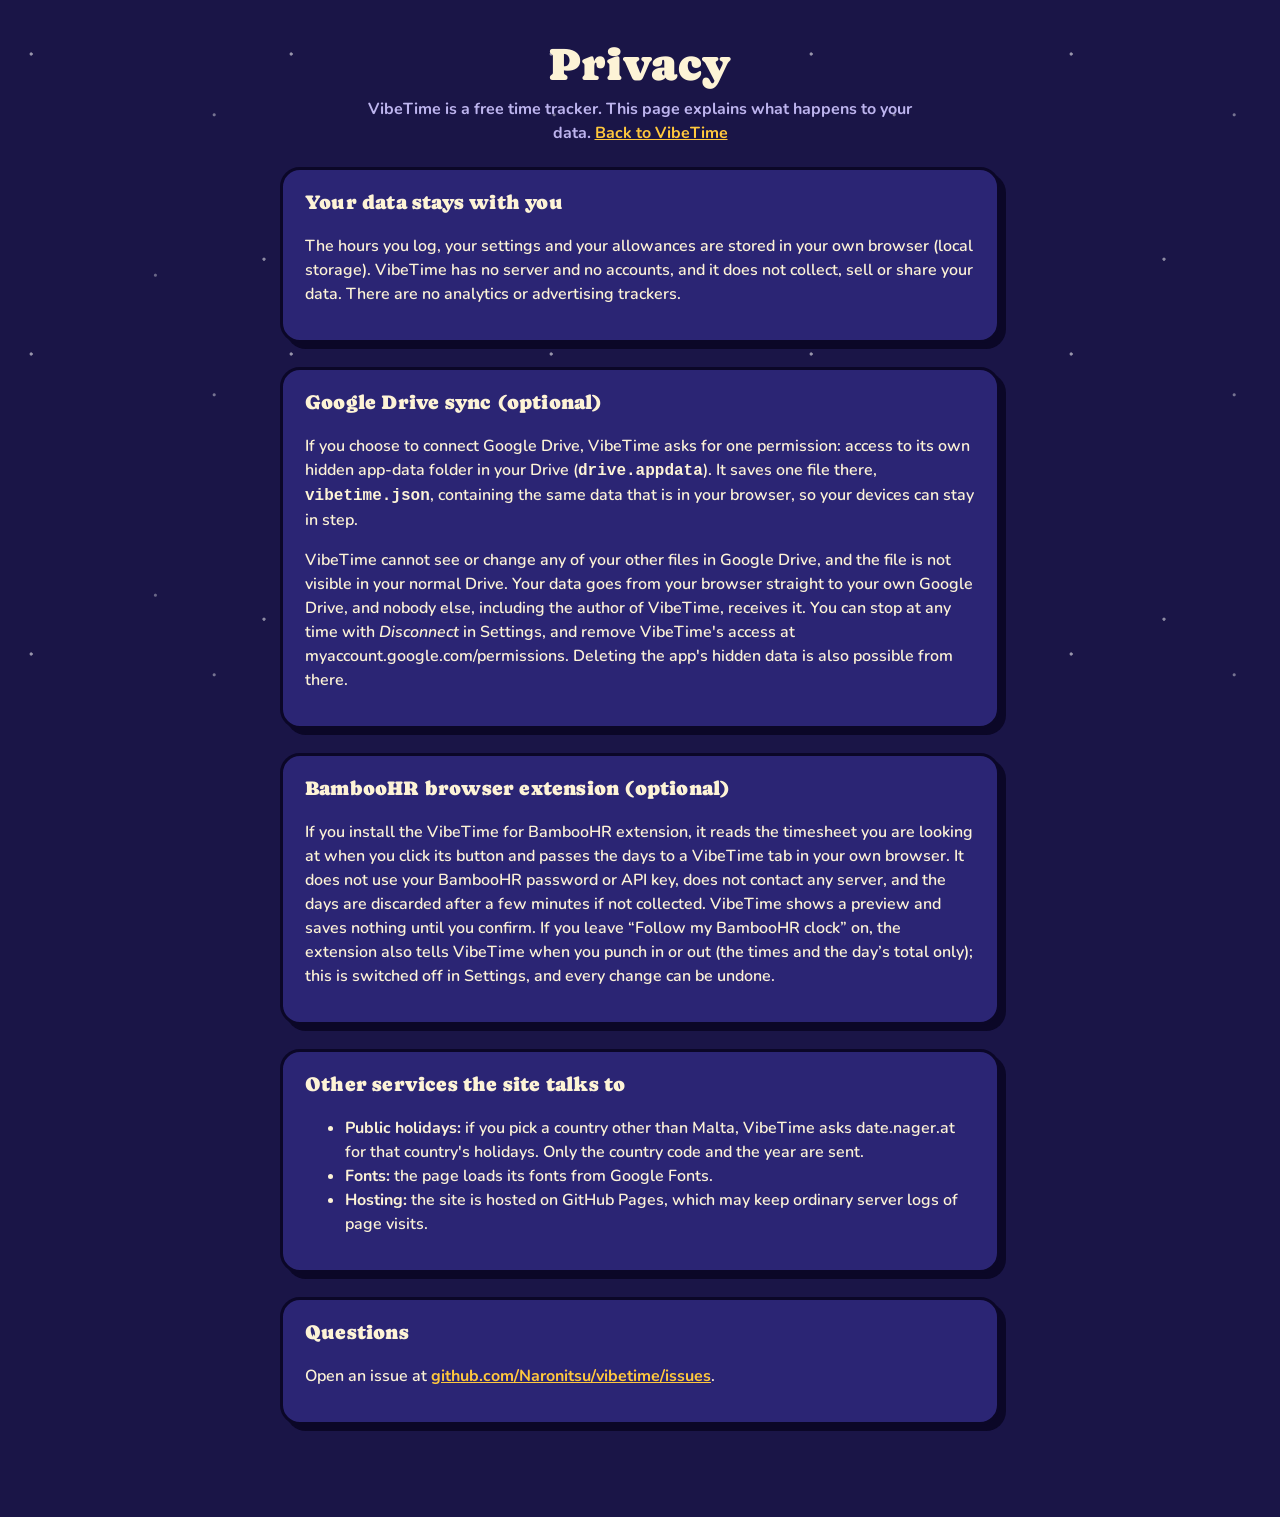
<file: privacy.html>
<!doctype html>
<html lang="en" data-theme="dark">
<head>
<meta charset="utf-8">
<meta name="viewport" content="width=device-width, initial-scale=1">
<title>Privacy · VibeTime</title>
<link rel="stylesheet" href="style.css?v=05f6781c">
</head>
<body class="bare">
<main class="welcome">
  <header class="whead">
    <h1>Privacy</h1>
    <p class="lede">VibeTime is a free time tracker. This page explains what happens to your data. <a href="index.html">Back to VibeTime</a></p>
  </header>

  <section class="panel section">
    <h2>Your data stays with you</h2>
    <p>The hours you log, your settings and your allowances are stored in your own browser (local storage). VibeTime has no server and no accounts, and it does not collect, sell or share your data. There are no analytics or advertising trackers.</p>
  </section>

  <section class="panel section">
    <h2>Google Drive sync (optional)</h2>
    <p>If you choose to connect Google Drive, VibeTime asks for one permission: access to its own hidden app-data folder in your Drive (<code>drive.appdata</code>). It saves one file there, <code>vibetime.json</code>, containing the same data that is in your browser, so your devices can stay in step.</p>
    <p>VibeTime cannot see or change any of your other files in Google Drive, and the file is not visible in your normal Drive. Your data goes from your browser straight to your own Google Drive, and nobody else, including the author of VibeTime, receives it. You can stop at any time with <em>Disconnect</em> in Settings, and remove VibeTime's access at myaccount.google.com/permissions. Deleting the app's hidden data is also possible from there.</p>
  </section>

  <section class="panel section">
    <h2>BambooHR browser extension (optional)</h2>
    <p>If you install the VibeTime for BambooHR extension, it reads the timesheet you are looking at when you click its button and passes the days to a VibeTime tab in your own browser. It does not use your BambooHR password or API key, does not contact any server, and the days are discarded after a few minutes if not collected. VibeTime shows a preview and saves nothing until you confirm. If you leave &ldquo;Follow my BambooHR clock&rdquo; on, the extension also tells VibeTime when you punch in or out (the times and the day&rsquo;s total only); this is switched off in Settings, and every change can be undone.</p>
  </section>

  <section class="panel section">
    <h2>Other services the site talks to</h2>
    <ul>
      <li><b>Public holidays:</b> if you pick a country other than Malta, VibeTime asks date.nager.at for that country's holidays. Only the country code and the year are sent.</li>
      <li><b>Fonts:</b> the page loads its fonts from Google Fonts.</li>
      <li><b>Hosting:</b> the site is hosted on GitHub Pages, which may keep ordinary server logs of page visits.</li>
    </ul>
  </section>

  <section class="panel section">
    <h2>Questions</h2>
    <p>Open an issue at <a href="https://github.com/Naronitsu/vibetime/issues">github.com/Naronitsu/vibetime/issues</a>.</p>
  </section>
</main>
</body>
</html>
</file>
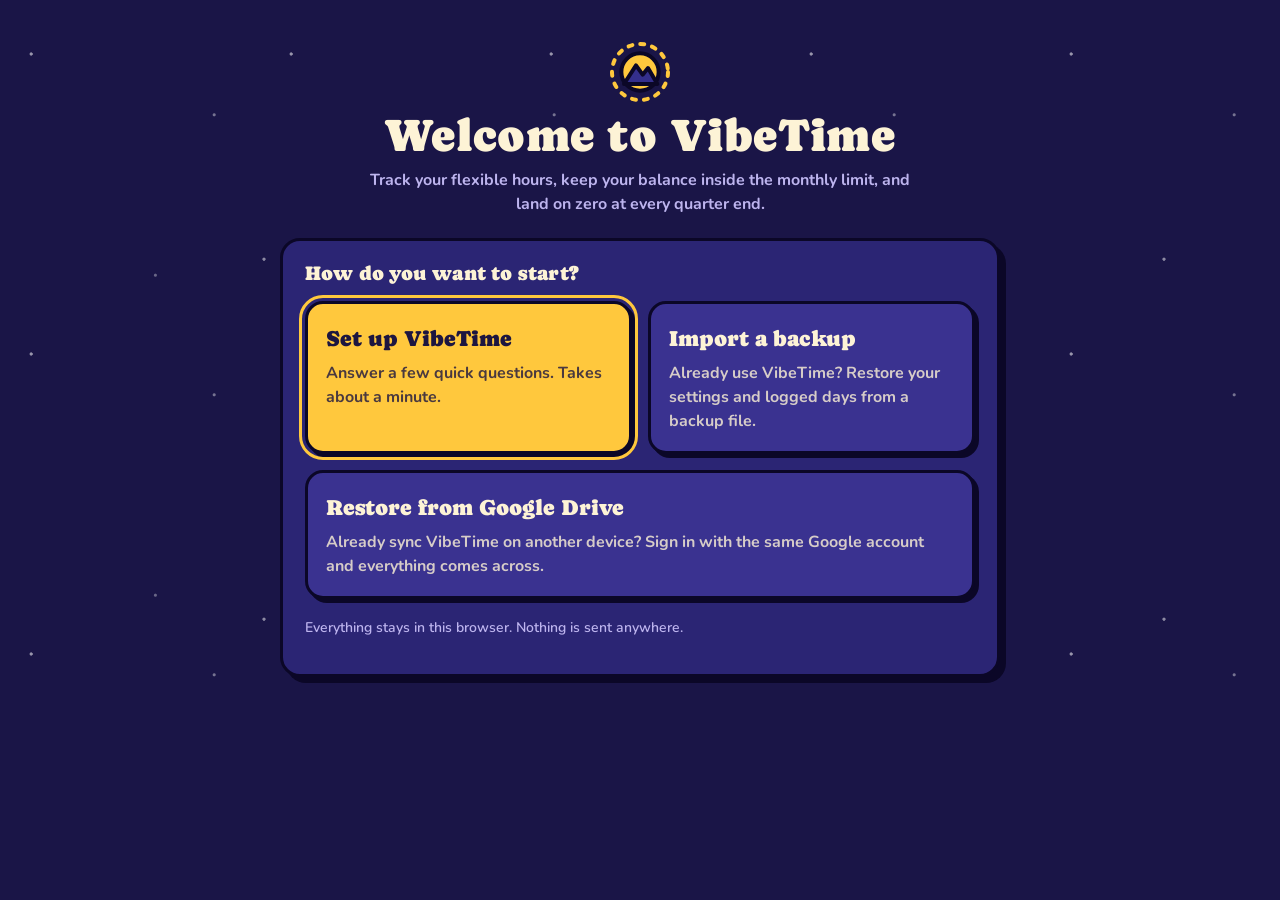
<file: settings.html>
<!doctype html>
<html lang="en" data-theme="dark">
<head>
<meta charset="utf-8">
<meta name="viewport" content="width=device-width, initial-scale=1">
<title>Settings · VibeTime</title>
<link rel="stylesheet" href="style.css?v=05f6781c">
<script src="holidays.js?v=270cf135"></script>
<script src="app.js?v=9127b11f"></script>
<script src="sync.js?v=13341324"></script>
<script src="timer.js?v=f0563fcf"></script>
<script src="camp.js?v=81138d4b"></script>
<script src="minibar.js?v=a69cbd78"></script>
</head>
<body>
<div id="nav"></div>
<main class="w-settings">
  <h1>Settings</h1>
  <p class="lede">Changes apply immediately and are saved in this browser.</p>

  <section class="panel section">
    <h2>Work time</h2>
    <div class="fields">
      <div class="field"><span class="t"><b>Working days</b><span>Other days are locked and expect no hours.</span></span><div class="daypick" id="daypick"></div></div>
      <label class="field"><span class="t"><b>Country</b><span>Public holidays on working days expect no hours.</span></span><select class="inp" id="sCountry"><option value="">None</option></select></label>
      <label class="field" id="regionRow" hidden><span class="t"><b>Region</b><span>Optional. Adds holidays that only apply in one part of the country.</span></span><select class="inp" id="sRegion"></select></label>
      <label class="field"><span class="t"><b>Hours per workday</b><span>Expected on each working day.</span></span><input class="inp" type="number" step="0.25" min="0" id="sTarget"></label>
      <label class="field"><span class="t"><b>Tracking starts</b><span>Days before this date are ignored. From this date on, a working day with nothing logged counts as 0h.</span></span><input class="inp" type="date" id="sStart"></label>
      <label class="field"><span class="t"><b>Opening balance (h)</b><span>Your plus/minus balance on the start date.</span></span><input class="inp" type="number" step="0.25" id="sOpening"></label>
    </div>
  </section>

  <section class="panel section">
    <h2>Time off allowance (per year)</h2>
    <div class="fields">
      <label class="field"><span class="t"><b>PTO per year</b><span>Total paid time off, e.g. 192h or 192h 30m.</span></span><input class="inp" id="sPto" placeholder="e.g. 192h"></label>
      <label class="field"><span class="t"><b>Sick leave per year</b><span>Total sick leave allowance, e.g. 80h.</span></span><input class="inp" id="sSick" placeholder="e.g. 80h"></label>
    </div>
  </section>

  <section class="panel section" id="holList" hidden></section>

  <section class="panel section">
    <h2>Limits</h2>
    <div class="fields">
      <label class="field"><span class="t"><b>Max monthly surplus (h)</b><span>Highest balance allowed at any month end.</span></span><input class="inp" type="number" step="0.5" min="0" id="sLimitMax"></label>
      <label class="field"><span class="t"><b>Max monthly deficit (h)</b><span>Lowest balance allowed, entered as a positive number.</span></span><input class="inp" type="number" step="0.5" min="0" id="sLimitMin"></label>
      <label class="field"><span class="t"><b>Balance required at quarter end (h)</b><span>Usually 0.</span></span><input class="inp" type="number" step="0.25" id="sQTarget"></label>
    </div>
  </section>

  <section class="panel section">
    <h2>BambooHR</h2>
    <div class="fields">
      <label class="field"><span class="t"><b>Follow my BambooHR clock</b><span>With the VibeTime for BambooHR extension, your punch-in starts the timer and fills in the leave planner, and your punch-out logs the day. Every change has an Undo.</span></span><select class="inp" id="sBambooAuto"><option value="1">Yes</option><option value="0">No</option></select></label>
      <div class="field"><span class="t"><b>Browser extension</b><span id="extState"></span></span><a class="btn primary" id="extInstall" href="#">Install for Firefox</a></div>
    </div>
  </section>

  <section class="panel section" id="syncBox">
    <h2>Sync between devices</h2>
    <p class="lede" id="syncInfo"></p>
    <div class="row">
      <button class="btn primary" id="syncConnect" hidden>Connect Google Drive</button>
      <button class="btn" id="syncNow" hidden>Sync now</button>
      <button class="btn danger" id="syncOff" hidden>Disconnect</button>
    </div>
    <p class="preview" id="syncMsg" role="status"></p>
  </section>

  <section class="panel section">
    <h2>Your data</h2>
    <p class="lede" id="dataInfo"></p>
    <div class="row">
      <button class="btn primary" id="export">Export backup</button>
      <button class="btn" id="import">Import backup</button>
      <button class="btn" id="undo" hidden>Undo last import or erase</button>
      <button class="btn danger" id="reset">Erase everything</button>
      <input type="file" id="file" accept="application/json,.json" hidden>
    </div>
    <p class="hint" style="margin:12px 0 0"><a href="welcome.html">Replay the quick tour</a> &middot; <a href="privacy.html">Privacy</a></p>
    <p class="hint" style="color:var(--muted);font-size:14px;margin:12px 0 0">A backup holds every setting and every logged day in one file. Backups made by older versions still import, and backups stay readable after future updates.</p>
  </section>
</main>

<dialog id="idlg">
  <div class="dbody">
    <h2>Import this backup?</h2>
    <p class="dsub" id="isum"></p>
    <ul class="list" id="iwarn"></ul>
    <p class="dsub" style="margin-top:12px">Your current data is saved first, so you can undo this.</p>
    <div class="dact" style="flex-wrap:wrap">
      <button class="btn primary" type="button" id="irepl">Replace everything</button>
      <button class="btn" type="button" id="imerge">Merge days only</button>
      <span class="sp"></span>
      <button class="btn" type="button" id="icancel">Cancel</button>
    </div>
    <p class="dsub" style="margin:10px 0 0">Merge keeps your settings and adds the backup's days (the backup wins on dates in both).</p>
  </div>
</dialog>

<script>
renderNav('settings.html');
const sMap = { sTarget:'target', sLimitMax:'limitMax', sLimitMin:'limitMin', sQTarget:'quarterTarget', sStart:'start', sOpening:'opening' };
const hMap = { sPto:'ptoTotal', sSick:'sickTotal' };
const loadSettings = () => {
  for (const id in sMap) document.getElementById(id).value = state.settings[sMap[id]];
  for (const id in hMap) document.getElementById(id).value = toInput(state.settings[hMap[id]]);
};
for (const id in hMap) document.getElementById(id).addEventListener('change', e => {
  const v = parseHours(e.target.value);
  if (Number.isNaN(v)) { e.target.classList.add('invalid'); return; }
  e.target.classList.remove('invalid');
  state.settings[hMap[id]] = v || 0; e.target.value = toInput(v || 0); save();
});
for (const id in sMap) document.getElementById(id).addEventListener('change', e => {
  if (!e.target.value) { loadSettings(); return; }
  state.settings[sMap[id]] = sMap[id] === 'start' ? e.target.value : Number(e.target.value);
  save();
});
document.getElementById('sBambooAuto').value = state.settings.bambooAuto === false ? '0' : '1';
document.getElementById('sBambooAuto').addEventListener('change', e => { state.settings.bambooAuto = e.target.value === '1'; save(); });
// ---- the BambooHR extension: install button, or "Installed" once the extension has announced itself
const EXT_FILE = 'https://github.com/Naronitsu/vibetime/raw/main/extension/releases/vibetime-bamboohr-1.1.1.xpi';   // plain download (works anywhere)
const EXT_ONE_CLICK = (typeof AUTH_WORKER === 'string' && AUTH_WORKER ? AUTH_WORKER.replace(/\/+$/, '') : '') + '/vibetime.xpi';   // Firefox offers to install straight away
let extUrl = EXT_FILE, extOneClick = false;
if (typeof AUTH_WORKER === 'string' && AUTH_WORKER) fetch(EXT_ONE_CLICK, { method: 'HEAD' }).then(r => {
  if (r.ok && /x-xpinstall/.test(r.headers.get('content-type') || '')) { extUrl = EXT_ONE_CLICK; extOneClick = true; renderExt(); }
}).catch(() => {});
function renderExt() {
  const ver = document.documentElement.dataset.vibetimeBamboohr, firefox = /Firefox\//.test(navigator.userAgent);
  const btn = document.getElementById('extInstall'), st = document.getElementById('extState');
  if (ver) { st.textContent = `Installed (version ${ver}). Open your BambooHR timesheet or home page and the Send to VibeTime button appears.`; btn.hidden = true; return; }
  btn.hidden = !firefox; btn.href = extUrl;
  st.textContent = firefox
    ? 'Reads your BambooHR timesheet, balances and clock and sends them here. Firefox will ask you to confirm.' + (extOneClick ? '' : ' If it only downloads the file, open about:addons, click the gear icon and choose Install Add-on From File.')
    : 'The extension is for Firefox. Open VibeTime in Firefox to install it.';
}
window.addEventListener('message', ev => { if (ev.source === window && ev.data && ev.data.vibetimeExt) renderExt(); });
renderExt();
loadSettings();

const countrySel = document.getElementById('sCountry'), regionSel = document.getElementById('sRegion'), YEAR = new Date().getFullYear();
async function fillCountries() {
  const list = await loadCountryList();
  const cur = state.settings.country;
  if (cur && !list.some(c => c.code === cur)) list.push({ code: cur, name: cur });
  countrySel.innerHTML = '<option value="">None</option>' + list.map(c => `<option value="${c.code}">${c.name}</option>`).join('');
  countrySel.value = cur;
  renderHolidayList();
}
function fillRegions() {
  const cc = state.settings.country, regs = cc ? regionsFor(cc, YEAR) : [];
  document.getElementById('regionRow').hidden = !regs.length;
  regionSel.innerHTML = '<option value="">Whole country only</option>' + regs.map(r => `<option value="${r}">${regionLabel(r)}</option>`).join('');
  regionSel.value = regs.includes(state.settings.region) ? state.settings.region : '';
}
function renderHolidayList() {
  const cc = state.settings.country, el = document.getElementById('holList');
  fillRegions();
  if (!cc) { el.hidden = true; return; }
  el.hidden = false;
  const list = holidayList(cc, state.settings.region, YEAR);
  const body = list ? '<ul class="list">' + list.slice().sort((a, b) => a.date.localeCompare(b.date)).map(h =>
      `<li><span class="d">${h.name}</span><span class="tab" style="color:var(--muted)">${parseDate(h.date).toLocaleDateString('en',{weekday:'short',day:'numeric',month:'short'})}</span></li>`).join('') + '</ul>'
    : holidaysFailed(cc, YEAR) ? '<p class="dsub">Couldn\'t load these holidays. Check your internet connection and reload the page.</p>'
    : '<p class="dsub">Loading holidays&hellip;</p>';
  el.innerHTML = `<h2>${countryName(cc)} public holidays ${YEAR}</h2>${body}`
    + (COUNTRIES[cc] ? '' : '<p class="dsub" style="margin:12px 0 0">Holidays for this country come from date.nager.at (only the country code and year are sent) and are saved in your browser afterwards. Regional holidays are only included if you pick a region.</p>');
}
countrySel.onchange = () => {
  state.settings.country = countrySel.value; state.settings.region = ''; save();
  prefetchHolidays(state.settings.country); renderHolidayList();
};
regionSel.onchange = () => { state.settings.region = regionSel.value; save(); renderHolidayList(); };
window.addEventListener('holidays-updated', renderHolidayList);
fillCountries();

const dayPick = document.getElementById('daypick');
const renderDays = () => {
  dayPick.innerHTML = [[1,'Mon'],[2,'Tue'],[3,'Wed'],[4,'Thu'],[5,'Fri'],[6,'Sat'],[0,'Sun']].map(([n, t]) =>
    `<label><input type="checkbox" value="${n}" ${state.settings.workDays.includes(n) ? 'checked' : ''}><span>${t}</span></label>`).join('');
};
dayPick.addEventListener('change', () => {
  state.settings.workDays = [...dayPick.querySelectorAll('input:checked')].map(i => Number(i.value));
  save();
});
renderDays();

const $ = id => document.getElementById(id);
const dayCount = () => Object.keys(state.days).length;
function refreshDataInfo() {
  const n = dayCount(), keys = Object.keys(state.days).sort();
  $('dataInfo').textContent = n ? `${n} logged day${n === 1 ? '' : 's'}, from ${keys[0]} to ${keys[n - 1]}, plus all your settings. Stored in this browser only.` : 'Nothing logged yet. Data is stored in this browser only, so export a backup now and then.';
  const b = readBackup();
  $('undo').hidden = !b;
}
refreshDataInfo();

// ---- device sync (Google Drive)
function renderSync() {
  const on = syncAvailable() && syncConnected(), st = syncStatus(), last = (syncInfo() || {}).last;
  $('syncConnect').hidden = !syncAvailable() || on; $('syncNow').hidden = !on; $('syncOff').hidden = !on;
  $('syncNow').textContent = st.state === 'signin' ? 'Sign in again' : 'Sync now';
  $('syncInfo').textContent = !syncAvailable() ? 'Syncing isn’t switched on for this copy of VibeTime yet. You can still move your data with a backup file.'
    : on ? 'Connected to Google Drive. Your data is kept in one file in a hidden app folder that only VibeTime can see, and merged between your devices automatically. If you edit the same day on two devices, the newer edit wins.'
    : 'Keep your phone and computer in step. Sign in with the same Google account on each device and your data is saved to a hidden VibeTime folder in your own Google Drive and merged automatically. VibeTime can’t see anything else in your Drive, and nothing goes to anyone else.';
  const ago = last ? `Last synced ${new Date(last).toLocaleTimeString('en', { hour: 'numeric', minute: '2-digit' })}.` : '';
  $('syncMsg').innerHTML = !on ? (st.state === 'error' ? `<span class="neg">${st.msg}</span>` : '')
    : st.state === 'syncing' ? 'Syncing…' : st.state === 'signin' ? `<span class="neg">${st.msg}</span>` : st.state === 'error' ? `<span class="neg">${st.msg}</span> ${ago}` : `<span class="pos">${st.msg || 'In sync.'}</span> ${ago}`;
}
$('syncConnect').onclick = async () => { if (await syncConnect()) { await syncNow(true, true); renderSync(); } else renderSync(); };
$('syncNow').onclick = () => syncNow(false, true);
$('syncOff').onclick = async () => { if (confirm('Disconnect Google Drive on this device? Your data stays here and in Drive.')) { await syncDisconnect(); renderSync(); } };
window.addEventListener('vibetime-sync', renderSync);
renderSync();

$('export').onclick = () => {
  const a = document.createElement('a');
  a.href = URL.createObjectURL(new Blob([JSON.stringify(exportData(), null, 2)], { type: 'application/json' }));
  a.download = `vibetime-backup-${fmt(new Date())}.json`; a.click(); URL.revokeObjectURL(a.href);
};

let pending = null;
$('import').onclick = () => $('file').click();
$('file').onchange = async e => {
  const file = e.target.files[0]; e.target.value = '';
  if (!file) return;
  let raw;
  try {
    try { raw = JSON.parse(await file.text()); } catch { throw new Error('That file is not valid JSON, so it can\'t be a VibeTime backup.'); }
    pending = migrateState(raw);
  } catch (err) { alert(err.message); return; }
  const keys = Object.keys(pending.data.days).sort(), n = keys.length;
  const when = isNaN(Date.parse(raw.exportedAt)) ? '' : ` exported ${new Date(raw.exportedAt).toLocaleDateString('en', { day: 'numeric', month: 'long', year: 'numeric' })}`;
  $('isum').textContent = `Backup${when}: ${n} logged day${n === 1 ? '' : 's'}${n ? ` (${keys[0]} to ${keys[n - 1]})` : ''} and all settings.${pending.sourceVersion < SCHEMA ? ' It was made by an older version and will be upgraded.' : ''}`;
  $('iwarn').innerHTML = pending.warnings.map(w => `<li><span class="d neg">${w}</span></li>`).join('');
  $('idlg').showModal();
};
const applyImport = mode => {
  stashBackup();
  if (mode === 'replace') { pending.data.mod = state.mod; pending.data.settingsMod = state.settingsMod; state = pending.data; }
  else state.days = { ...state.days, ...pending.data.days };
  save(); location.reload();
};
$('irepl').onclick = () => applyImport('replace');
$('imerge').onclick = () => applyImport('merge');
$('icancel').onclick = () => $('idlg').close();
$('idlg').addEventListener('click', ev => { if (ev.target === $('idlg')) $('idlg').close(); });

$('undo').onclick = () => {
  const b = readBackup(); if (!b) return;
  if (!confirm(`Restore the data you had on ${new Date(b.at).toLocaleString('en')}? What you have now will be replaced.`)) return;
  try { state = migrateState(b.state).data; save(); localStorage.removeItem(BACKUP_KEY); location.reload(); }
  catch (err) { alert(err.message); }
};
$('reset').onclick = () => {
  if (!confirm('Erase all logged time and settings? A safety copy is kept so you can undo this.' + (syncConnected() ? '\n\nDrive sync is on, so this will be erased on your other devices too.' : ''))) return;
  stashBackup(); state = defaults(); save(); location.reload();
};
</script>
</body>
</html>
</file>
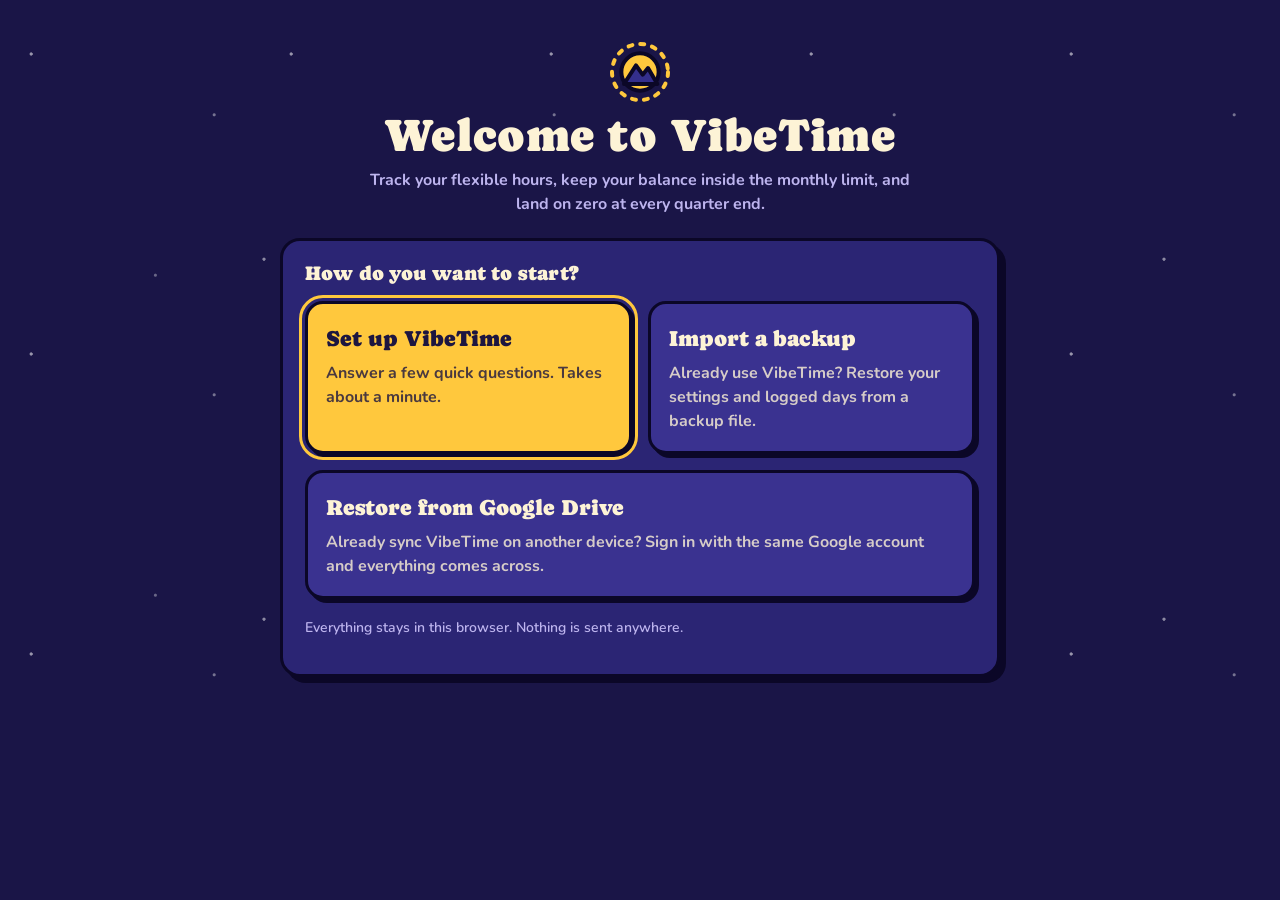
<file: sky.html>
<!doctype html>
<html lang="en" data-theme="dark">
<head>
<meta charset="utf-8">
<meta name="viewport" content="width=device-width, initial-scale=1">
<title>Stars · VibeTime</title>
<link rel="stylesheet" href="style.css?v=05f6781c">
<script src="holidays.js?v=270cf135"></script>
<script src="app.js?v=9127b11f"></script>
<script src="sync.js?v=13341324"></script>
<script src="timer.js?v=f0563fcf"></script>
<script src="camp.js?v=81138d4b"></script>
<script src="minibar.js?v=a69cbd78"></script>
<script src="sky.js?v=f93de382"></script>
</head>
<body>
<div id="nav"></div>
<main class="w-sky">
  <div class="shootsky" aria-hidden="true"><i></i><i></i></div>
  <div class="monthbar">
    <h1 id="title"></h1>
    <button class="btn" id="prev" aria-label="Previous year">&larr;</button>
    <button class="btn" id="now">This year</button>
    <button class="btn" id="next" aria-label="Next year">&rarr;</button>
  </div>
  <div class="msum grid2x2" id="sum"></div>
  <div class="skygrid" id="grid"></div>
  <div class="legend skylegend">
    <span><i class="lw"></i>Worked</span>
    <span><i class="lp"></i>PTO</span>
    <span><i class="ls"></i>Sick leave</span>
    <span><i class="lh"></i>Public holiday</span>
    <span><i class="lg"></i>Within 15 min of target</span>
    <span><i class="lm"></i>Nothing logged (a gap in the line)</span>
    <span><i class="lf"></i>Still to come</span>
  </div>
  <p class="lede mt">Every week is a constellation with one star per working day. A star lights when you log the day, and a line joins it to the day before. Each month chains its weeks together. Click a star to open that day.</p>
</main>

<script>
renderNav('sky.html');
const $ = id => document.getElementById(id);
let year = new Date().getFullYear();
function render() {
  $('title').textContent = `Star chart ${year}`;
  const t = { lit: 0, total: 0, perfect: 0, weeks: 0, months: 0 };
  const now = new Date();
  $('grid').innerHTML = Array.from({ length: 12 }, (_, m) => {
    const { r, html } = skyCardHTML(year, m, m, year === now.getFullYear() && m === now.getMonth());
    t.lit += r.lit; t.total += r.total; t.perfect += r.perfect; t.weeks += r.weeksDone; if (r.complete) t.months++;
    return html;
  }).join('');
  $('sum').innerHTML = `
    <div>Stars lit<b>${t.lit}</b></div>
    <div>Perfect days<b style="color:#ffd966">${t.perfect}</b></div>
    <div>Weeks complete<b>${t.weeks}</b></div>
    <div>Months complete<b>${t.months}</b></div>`;
}
attachSkyTips($('grid'));

$('prev').onclick = () => { year--; render(); };
$('next').onclick = () => { year++; render(); };
$('now').onclick = () => { year = new Date().getFullYear(); render(); };
window.addEventListener('holidays-updated', render);
render();
</script>
</body>
</html>
</file>
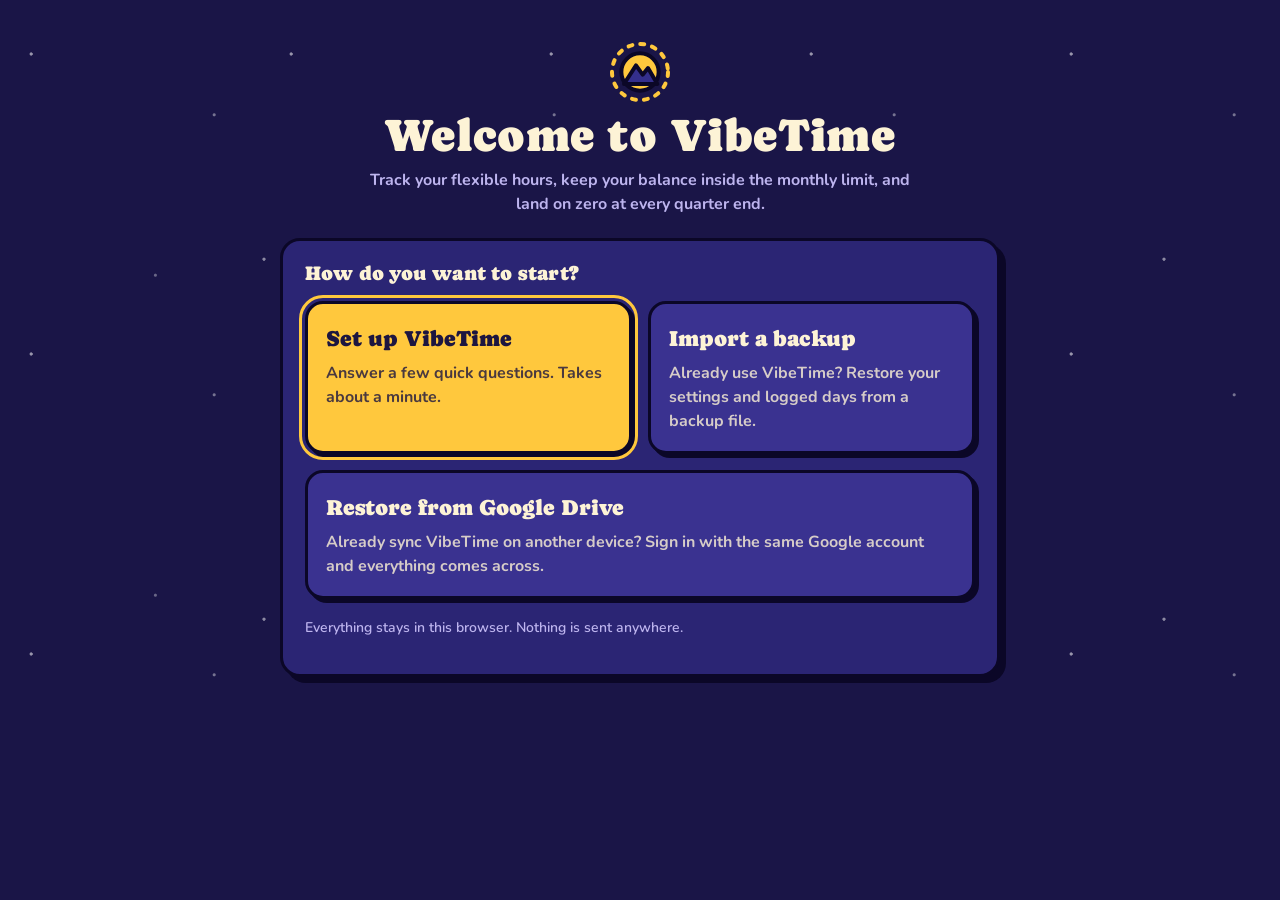
<file: welcome.html>
<!doctype html>
<html lang="en" data-theme="dark">
<head>
<meta charset="utf-8">
<meta name="viewport" content="width=device-width, initial-scale=1">
<title>Welcome · VibeTime</title>
<link rel="stylesheet" href="style.css?v=05f6781c">
<script src="holidays.js?v=270cf135"></script>
<script src="app.js?v=9127b11f"></script>
<script src="sync.js?v=13341324"></script>
</head>
<body class="bare">
<main class="welcome">
  <header class="whead">
    <span class="wbrand" id="brand"></span>
    <h1>Welcome to VibeTime</h1>
    <p class="lede" id="wlede">Track your flexible hours, keep your balance inside the monthly limit, and land on zero at every quarter end.</p>
  </header>

  <div class="steps" id="dots" aria-hidden="true"></div>

  <!-- 0: choose -->
  <section class="panel wstep" data-step="0">
    <h2>How do you want to start?</h2>
    <div class="choices">
      <button class="choice primary" id="goSetup" type="button"><b>Set up VibeTime</b><span>Answer a few quick questions. Takes about a minute.</span></button>
      <button class="choice" id="goImport" type="button"><b>Import a backup</b><span>Already use VibeTime? Restore your settings and logged days from a backup file.</span></button>
      <button class="choice wide" id="goDrive" type="button" hidden><b>Restore from Google Drive</b><span>Already sync VibeTime on another device? Sign in with the same Google account and everything comes across.</span></button>
      <input type="file" id="file" accept="application/json,.json" hidden>
    </div>
    <p class="dsub" id="importMsg" role="status"></p>
    <p class="dsub">Everything stays in this browser. Nothing is sent anywhere.</p>
  </section>

  <!-- 1: work week -->
  <section class="panel wstep" data-step="1" hidden>
    <h2>Your work week</h2>
    <div class="fields">
      <div class="field"><span class="t"><b>Working days</b><span>Other days are locked and expect no hours.</span></span><div class="daypick" id="daypick"></div></div>
      <label class="field"><span class="t"><b>Hours per workday</b><span>Expected on each working day, e.g. 8h or 7h 30m.</span></span><input class="inp" id="sTarget" value="8h" autocomplete="off"></label>
      <label class="field"><span class="t"><b>Country</b><span>Optional. Adds your public holidays, which count as time off.</span></span><select class="inp" id="sCountry"><option value="">None</option></select></label>
      <label class="field" id="regionRow" hidden><span class="t"><b>Region</b><span>Optional. Adds holidays that only apply in one part of the country.</span></span><select class="inp" id="sRegion"></select></label>
    </div>
    <p class="preview" id="week"></p>
    <div class="wact"><button class="btn" type="button" data-go="0">Back</button><span class="sp"></span><button class="btn primary" type="button" id="next1">Next</button></div>
  </section>

  <!-- 2: allowances -->
  <section class="panel wstep" data-step="2" hidden>
    <h2>Time off</h2>
    <p class="dsub">How much paid time off and sick leave do you get per year? You can change this any time in Settings.</p>
    <div class="fields">
      <label class="field"><span class="t"><b>PTO per year</b><span>e.g. 192h or 24 days &times; 8h.</span></span><input class="inp" id="sPto" placeholder="e.g. 192h" autocomplete="off"></label>
      <label class="field"><span class="t"><b>Sick leave per year</b><span>e.g. 80h.</span></span><input class="inp" id="sSick" placeholder="e.g. 80h" autocomplete="off"></label>
    </div>
    <p class="preview" id="allowMsg"></p>
    <div class="wact"><button class="btn" type="button" data-go="1">Back</button><span class="sp"></span><button class="btn" type="button" id="skip2">Skip for now</button><button class="btn primary" type="button" id="next2">Next</button></div>
  </section>

  <!-- 3: guide -->
  <section class="panel wstep" data-step="3" hidden>
    <h2 id="guideTitle">A quick tour</h2>
    <div class="guide">
      <div class="gcard"><i>1</i><div><b>Log your day</b><p>On <em>Today</em>, press the big play button when you start working and stop when you finish, and the time is added for you. Prefer typing? Tap the pencil and enter hours like <code>7h 45m</code> or time slots like <code>8:00-12:00, 13:00-15:00</code>. PTO and sick leave can share a day with worked time.</p></div></div>
      <div class="gcard"><i>2</i><div><b>Pause for breaks</b><p>Pause the timer for a break and press play to carry on. Your hiker walks, snacks and sleeps along with you.</p></div></div>
      <div class="gcard"><i>3</i><div><b>Watch your balance</b><p>Your balance is the plus or minus against your target. The weather shows how close you are to the monthly limit, and the trail shows the quarter, where you should be back at zero. Past working days with nothing logged count as 0h until you fill them in.</p></div></div>
      <div class="gcard"><i>4</i><div><b>Collect stars</b><p>Every week is a constellation with one star per working day. Log a day and its star lights up. The <em>Stars</em> page shows your whole year.</p></div></div>
      <div class="gcard"><i>5</i><div><b>Calendar, leave and holidays</b><p>Click any day in the <em>Calendar</em> to edit it. Click the PTO or Sick bottle on Today to book dates. Pick your country in <em>Settings</em> to get public holidays, and export a backup there every so often.</p></div></div>
    </div>
    <div class="wact" id="guideAct"><button class="btn" type="button" data-go="2" id="guideBack">Back</button><span class="sp"></span><button class="btn primary" type="button" id="finish">Start tracking</button></div>
  </section>
</main>

<script>
document.getElementById('brand').innerHTML = BRAND;
const $ = id => document.getElementById(id);
const returning = (() => { try { return !!localStorage.getItem(KEY); } catch { return false; } })();
const draft = defaults();            // nothing is saved until the end, so leaving halfway starts the welcome again
let step = 0;

function show(n) {
  step = n;
  document.querySelectorAll('.wstep').forEach(s => { s.hidden = +s.dataset.step !== n; });
  $('dots').innerHTML = n === 0 || returning ? '' : [1, 2, 3].map(i => `<i class="${i < n ? 'done' : i === n ? 'on' : ''}"></i>`).join('');
  window.scrollTo(0, 0);
  const f = document.querySelector(`[data-step="${n}"] input:not([type=file]):not([type=checkbox]), [data-step="${n}"] .choice.primary`);
  if (f) f.focus({ preventScroll: true });
}
document.querySelectorAll('[data-go]').forEach(b => b.onclick = () => show(+b.dataset.go));

// ---- restore from Google Drive
if (syncAvailable() && !returning) $('goDrive').hidden = false;
const vtMsg = sessionStorage.getItem('vt.msg');
if (vtMsg) { sessionStorage.removeItem('vt.msg'); $('importMsg').innerHTML = `<span class="neg">${vtMsg}</span>`; }
$('goDrive').onclick = async () => {
  $('importMsg').textContent = 'Waiting for Google…';
  const r = await syncRestore();
  if (r.ok) { $('importMsg').innerHTML = '<span class="pos">Restored. Opening Today&hellip;</span>'; setTimeout(() => { location.href = 'index.html'; }, 700); }
  else $('importMsg').innerHTML = `<span class="neg">${r.msg}</span>`;
};

// ---- import a backup
$('goImport').onclick = () => $('file').click();
$('file').onchange = async e => {
  const file = e.target.files[0]; e.target.value = '';
  if (!file) return;
  const msg = (t, bad) => { $('importMsg').innerHTML = `<span class="${bad ? 'neg' : 'pos'}">${t}</span>`; };
  let raw, res;
  try {
    try { raw = JSON.parse(await file.text()); } catch { throw new Error("That file isn't valid JSON, so it can't be a VibeTime backup."); }
    res = migrateState(raw);
  } catch (err) { msg(err.message, true); return; }
  const n = Object.keys(res.data.days).length;
  state = res.data; save();
  try { localStorage.setItem(WELCOME_KEY, '1'); } catch {}
  msg(`Restored ${n} logged day${n === 1 ? '' : 's'} and your settings. Opening Today&hellip;`);
  setTimeout(() => { location.href = 'index.html'; }, 900);
};

// ---- work week
const dayPick = $('daypick');
dayPick.innerHTML = [[1,'Mon'],[2,'Tue'],[3,'Wed'],[4,'Thu'],[5,'Fri'],[6,'Sat'],[0,'Sun']].map(([n, t]) =>
  `<label><input type="checkbox" value="${n}" ${draft.settings.workDays.includes(n) ? 'checked' : ''}><span>${t}</span></label>`).join('');
function readWeek() {
  const days = [...dayPick.querySelectorAll('input:checked')].map(i => Number(i.value));
  const h = parseHours($('sTarget').value);
  return { days, h };
}
function updateWeek() {
  const { days, h } = readWeek(), ok = days.length && h > 0 && h <= 24;
  $('sTarget').classList.toggle('invalid', !(h > 0 && h <= 24));
  $('week').innerHTML = ok ? `That is <b>${fh(days.length * h, false)}</b> a week over ${days.length} day${days.length === 1 ? '' : 's'}.`
    : `<span class="neg">${!days.length ? 'Pick at least one working day.' : 'Try 8h, 7h 30m or 7.5.'}</span>`;
  $('next1').disabled = !ok;
}
dayPick.addEventListener('change', updateWeek);
$('sTarget').addEventListener('input', updateWeek);
$('sTarget').addEventListener('keydown', e => { if (e.key === 'Enter' && !$('next1').disabled) $('next1').click(); });
// ---- country + region (same lists as Settings; holidays load from the internet for countries other than Malta)
const countrySel = $('sCountry'), regionSel = $('sRegion'), YEAR = new Date().getFullYear();
function fillRegions() {
  const cc = countrySel.value, regs = cc ? regionsFor(cc, YEAR) : [];
  $('regionRow').hidden = !regs.length;
  regionSel.innerHTML = '<option value="">Whole country only</option>' + regs.map(x => `<option value="${x}">${regionLabel(x)}</option>`).join('');
  regionSel.value = regs.includes(regionSel.dataset.want) ? regionSel.dataset.want : '';
}
loadCountryList().then(list => {
  const keep = countrySel.value;
  countrySel.innerHTML = '<option value="">None</option>' + list.map(c => `<option value="${c.code}">${c.name}</option>`).join('');
  countrySel.value = keep;
});
countrySel.onchange = () => { regionSel.dataset.want = ''; prefetchHolidays(countrySel.value); fillRegions(); };
regionSel.onchange = () => { regionSel.dataset.want = regionSel.value; };
window.addEventListener('holidays-updated', () => { regionSel.dataset.want = regionSel.value || regionSel.dataset.want || ''; fillRegions(); });

$('goSetup').onclick = () => { show(1); updateWeek(); };
$('next1').onclick = () => {
  const { days, h } = readWeek();
  draft.settings.workDays = days; draft.settings.target = h;
  draft.settings.country = countrySel.value; draft.settings.region = countrySel.value ? regionSel.value : '';
  show(2);
};

// ---- allowances
function readAllowance() {
  const p = parseHours($('sPto').value), s = parseHours($('sSick').value);
  $('sPto').classList.toggle('invalid', Number.isNaN(p)); $('sSick').classList.toggle('invalid', Number.isNaN(s));
  $('allowMsg').innerHTML = Number.isNaN(p) || Number.isNaN(s) ? '<span class="neg">Try 192h, 24h 30m or 80.</span>' : '';
  $('next2').disabled = Number.isNaN(p) || Number.isNaN(s);
  return { p, s };
}
$('sPto').addEventListener('input', readAllowance); $('sSick').addEventListener('input', readAllowance);
$('next2').onclick = () => { const { p, s } = readAllowance(); draft.settings.ptoTotal = p || 0; draft.settings.sickTotal = s || 0; show(3); };
$('skip2').onclick = () => show(3);

// ---- guide + finish
$('finish').onclick = () => {
  if (!returning) { state = draft; save(); try { localStorage.setItem(WELCOME_KEY, '1'); localStorage.setItem('vibetime.tour', 'pending'); } catch {} }
  location.href = 'index.html';
};

if (returning) {                      // opened again from Settings: just the tour, nothing is changed
  $('wlede').textContent = 'A quick reminder of how everything works.';
  $('guideBack').remove();
  $('finish').textContent = 'Back to Today';
  show(3);
} else show(0);
</script>
</body>
</html>
</file>
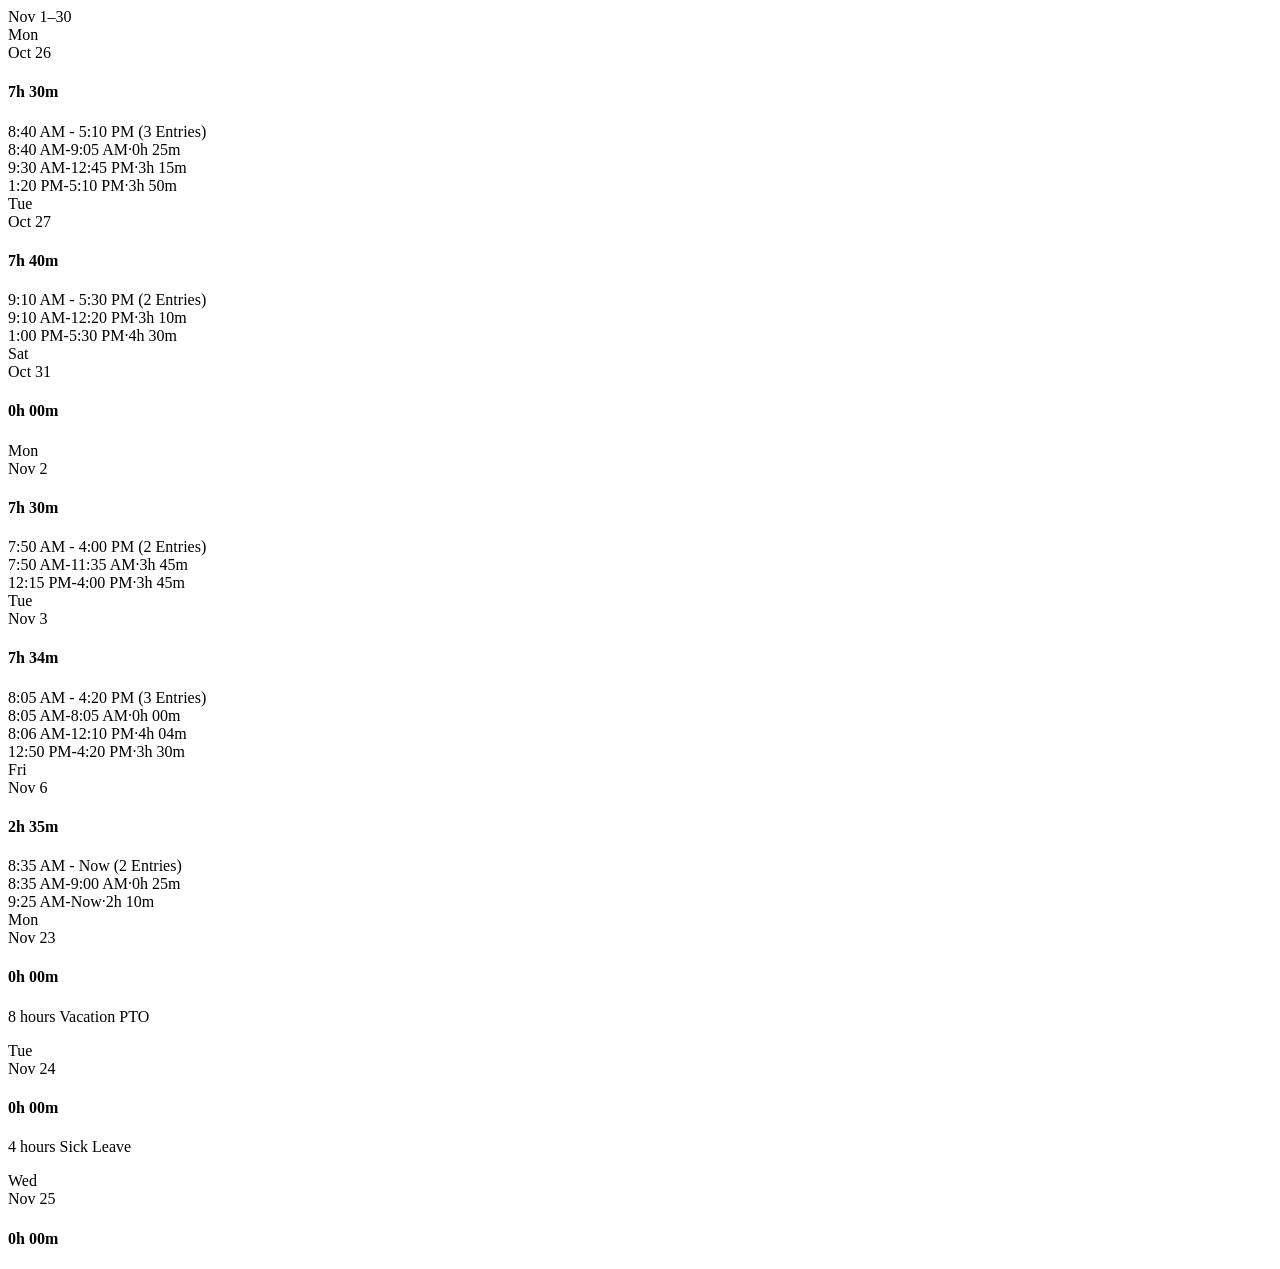
<file: extension/test/sample-timesheet.html>
<!doctype html>
<meta charset="utf-8">
<title>Invented timesheet used to test the extension (not real data)</title>
<!-- Same class names and text formats as the BambooHR Timesheet tab. Every time and total below is invented. -->
<div id="js-timesheet"><div class="TimesheetTab"><div class="TimesheetHeader"><span class="TimesheetHeader__period">Nov 1&ndash;30</span></div>

<!-- three entries: two gaps (breaks) -->
<div class="TimesheetSlat TimesheetSlat--clock TimesheetSlat--disabled TimesheetSlat--expandable"><div><div class="TimesheetSlat__day"><div class="TimesheetSlat__dayOfWeek">Mon</div><div class="TimesheetSlat__dayDate">Oct 26</div></div><div class="TimesheetSlat__dataWrapper"><div class="TimesheetSlat__data"><div class="TimesheetSlat__multipleContent"><h4 class="TimesheetSlat__dayTotal">7h 30m</h4><div class="TimesheetSlat__firstAndLast">8:40 AM - 5:10 PM<span class="TimesheetSlat__entriesCount"> (3 Entries)</span></div>
<div class="TimeEntry TimeEntry--viewable"><span class="TimeEntry__start">8:40 AM</span><span>-</span><span class="TimeEntry__end">9:05 AM</span><span>&middot;</span><span class="TimeEntry__total">0h 25m</span></div>
<div class="TimeEntry TimeEntry--viewable"><span class="TimeEntry__start">9:30 AM</span><span>-</span><span class="TimeEntry__end">12:45 PM</span><span>&middot;</span><span class="TimeEntry__total">3h 15m</span></div>
<div class="TimeEntry TimeEntry--viewable"><span class="TimeEntry__start">1:20 PM</span><span>-</span><span class="TimeEntry__end">5:10 PM</span><span>&middot;</span><span class="TimeEntry__total">3h 50m</span></div>
</div></div></div></div></div>

<div class="TimesheetSlat TimesheetSlat--clock TimesheetSlat--disabled TimesheetSlat--expandable"><div><div class="TimesheetSlat__day"><div class="TimesheetSlat__dayOfWeek">Tue</div><div class="TimesheetSlat__dayDate">Oct 27</div></div><div class="TimesheetSlat__dataWrapper"><div class="TimesheetSlat__data"><div class="TimesheetSlat__multipleContent"><h4 class="TimesheetSlat__dayTotal">7h 40m</h4><div class="TimesheetSlat__firstAndLast">9:10 AM - 5:30 PM<span class="TimesheetSlat__entriesCount"> (2 Entries)</span></div>
<div class="TimeEntry TimeEntry--viewable"><span class="TimeEntry__start">9:10 AM</span><span>-</span><span class="TimeEntry__end">12:20 PM</span><span>&middot;</span><span class="TimeEntry__total">3h 10m</span></div>
<div class="TimeEntry TimeEntry--viewable"><span class="TimeEntry__start">1:00 PM</span><span>-</span><span class="TimeEntry__end">5:30 PM</span><span>&middot;</span><span class="TimeEntry__total">4h 30m</span></div>
</div></div></div></div></div>

<!-- a weekend day with nothing on it -->
<div class="TimesheetSlat TimesheetSlat--clock TimesheetSlat--disabled TimesheetSlat--hide"><div><div class="TimesheetSlat__day"><div class="TimesheetSlat__dayOfWeek">Sat</div><div class="TimesheetSlat__dayDate">Oct 31</div></div><div class="TimesheetSlat__dataWrapper"><div class="TimesheetSlat__data"><div class="TimesheetSlat__multipleContent"><h4 class="TimesheetSlat__dayTotal">0h 00m</h4></div></div></div></div></div>

<div class="TimesheetSlat TimesheetSlat--clock TimesheetSlat--expandable"><div><div class="TimesheetSlat__day"><div class="TimesheetSlat__dayOfWeek">Mon</div><div class="TimesheetSlat__dayDate">Nov 2</div></div><div class="TimesheetSlat__dataWrapper"><div class="TimesheetSlat__data"><div class="TimesheetSlat__multipleContent"><h4 class="TimesheetSlat__dayTotal">7h 30m</h4><div class="TimesheetSlat__firstAndLast">7:50 AM - 4:00 PM<span class="TimesheetSlat__entriesCount"> (2 Entries)</span></div>
<div class="TimeEntry TimeEntry--viewable"><span class="TimeEntry__start">7:50 AM</span><span>-</span><span class="TimeEntry__end">11:35 AM</span><span>&middot;</span><span class="TimeEntry__total">3h 45m</span></div>
<div class="TimeEntry TimeEntry--viewable"><span class="TimeEntry__start">12:15 PM</span><span>-</span><span class="TimeEntry__end">4:00 PM</span><span>&middot;</span><span class="TimeEntry__total">3h 45m</span></div>
</div></div></div></div></div>

<!-- a zero-length entry, as BambooHR sometimes shows -->
<div class="TimesheetSlat TimesheetSlat--clock TimesheetSlat--expandable"><div><div class="TimesheetSlat__day"><div class="TimesheetSlat__dayOfWeek">Tue</div><div class="TimesheetSlat__dayDate">Nov 3</div></div><div class="TimesheetSlat__dataWrapper"><div class="TimesheetSlat__data"><div class="TimesheetSlat__multipleContent"><h4 class="TimesheetSlat__dayTotal">7h 34m</h4><div class="TimesheetSlat__firstAndLast">8:05 AM - 4:20 PM<span class="TimesheetSlat__entriesCount"> (3 Entries)</span></div>
<div class="TimeEntry TimeEntry--viewable"><span class="TimeEntry__start">8:05 AM</span><span>-</span><span class="TimeEntry__end">8:05 AM</span><span>&middot;</span><span class="TimeEntry__total">0h 00m</span></div>
<div class="TimeEntry TimeEntry--viewable"><span class="TimeEntry__start">8:06 AM</span><span>-</span><span class="TimeEntry__end">12:10 PM</span><span>&middot;</span><span class="TimeEntry__total">4h 04m</span></div>
<div class="TimeEntry TimeEntry--viewable"><span class="TimeEntry__start">12:50 PM</span><span>-</span><span class="TimeEntry__end">4:20 PM</span><span>&middot;</span><span class="TimeEntry__total">3h 30m</span></div>
</div></div></div></div></div>

<!-- today: still clocked in (the last entry runs to "Now") -->
<div class="TimesheetSlat TimesheetSlat--clock TimesheetSlat--today TimesheetSlat--futurePadClockedIn"><div><div class="TimesheetSlat__day"><div class="TimesheetSlat__dayOfWeek TimesheetSlat__dayOfWeek--active">Fri</div><div class="TimesheetSlat__dayDate">Nov 6</div></div><div class="TimesheetSlat__dataWrapper"><div class="TimesheetSlat__data"><div class="TimesheetSlat__multipleContent"><h4 class="TimesheetSlat__dayTotal TimesheetSlat__dayTotal--active">2h 35m</h4><div class="TimesheetSlat__firstAndLast">8:35 AM - Now<span class="TimesheetSlat__entriesCount"> (2 Entries)</span></div>
<div class="TimeEntry TimeEntry--viewable"><span class="TimeEntry__start">8:35 AM</span><span>-</span><span class="TimeEntry__end">9:00 AM</span><span>&middot;</span><span class="TimeEntry__total">0h 25m</span></div>
<div class="TimeEntry TimeEntry--active TimeEntry--viewable"><span class="TimeEntry__start">9:25 AM</span><span>-</span><span class="TimeEntry__end">Now</span><span>&middot;</span><span class="TimeEntry__total">2h 10m</span></div>
</div></div></div></div></div>

<!-- future days with booked time off: vacation, sick, then an empty day -->
<div class="TimesheetSlat TimesheetSlat--clock TimesheetSlat--future"><div><div class="TimesheetSlat__day"><div class="TimesheetSlat__dayOfWeek">Mon</div><div class="TimesheetSlat__dayDate">Nov 23</div></div><div class="TimesheetSlat__dataWrapper"><div class="TimesheetSlat__data"><div class="TimesheetSlat__multipleContent"><div><div><h4 class="TimesheetSlat__dayTotal">0h 00m</h4><div class="TimesheetSlat__contentDivider"></div><div class="TimesheetSlat__extraInfoItem TimesheetSlat__extraInfoItem--clockPush"><p><span></span><span>8 hours Vacation PTO</span></p></div></div></div></div></div></div></div></div>
<div class="TimesheetSlat TimesheetSlat--clock TimesheetSlat--future"><div><div class="TimesheetSlat__day"><div class="TimesheetSlat__dayOfWeek">Tue</div><div class="TimesheetSlat__dayDate">Nov 24</div></div><div class="TimesheetSlat__dataWrapper"><div class="TimesheetSlat__data"><div class="TimesheetSlat__multipleContent"><div><div><h4 class="TimesheetSlat__dayTotal">0h 00m</h4><div class="TimesheetSlat__extraInfoItem"><p><span>4 hours Sick Leave</span></p></div></div></div></div></div></div></div></div>
<div class="TimesheetSlat TimesheetSlat--clock TimesheetSlat--future"><div><div class="TimesheetSlat__day"><div class="TimesheetSlat__dayOfWeek">Wed</div><div class="TimesheetSlat__dayDate">Nov 25</div></div><div class="TimesheetSlat__dataWrapper"><div class="TimesheetSlat__data"><div class="TimesheetSlat__multipleContent"><h4 class="TimesheetSlat__dayTotal">0h 00m</h4></div></div></div></div></div>

</div></div>
</file>
<file: style.css>
@import url('https://fonts.googleapis.com/css2?family=Caprasimo&family=Nunito:wght@500;600;700;800;900&display=swap');

/* ---------- themes: night (default) and day ---------- */
:root {
  --bg:#1a1547; --surface:#2b2574; --surface2:#3a3290; --soft:#231e5e;
  --ink:#fdf3d6; --muted:#bdb4ee; --line:#0b0727; --shadow:#0b0727;
  --accent:#ffc83d; --accent-ink:#1d1640; --link:#ffc83d;
  --ok:#5fe0a2; --bad:#ff8a75; --warn:#ffc83d; --sick:#c9adff; --sky:#6fd3ff; --hol:#ff9bb5;
  --okbg:#17543f; --badbg:#5e2330; --warnbg:#5c4712; --sickbg:#40297a; --holbg:#5a2a4e;
  --hatch:#463ea6;
  --sky1:#2a2878; --sky2:#6a45a6; --m1:#4a46b0; --m2:#342f8c; --m3:#26226a; --snow:#efe9ff;
  --display:'Caprasimo','Cooper Black',Georgia,serif;
  --sans:'Nunito',system-ui,-apple-system,'Segoe UI',sans-serif;
  color-scheme:dark;
}
:root[data-theme="light"] {
  --bg:#a9dff3; --surface:#fffaf0; --surface2:#ffe9b0; --soft:#f1e7cd;
  --ink:#1d1640; --muted:#53497f; --line:#1d1640; --shadow:#1d1640;
  --accent:#ffc83d; --accent-ink:#1d1640; --link:#5a36c9;
  --ok:#14804d; --bad:#cc3520; --warn:#8a5b00; --sick:#6a40d6; --sky:#1c88c2; --hol:#c2321f;
  --okbg:#c9f0d9; --badbg:#ffd6cf; --warnbg:#ffe7a0; --sickbg:#e4d8ff; --holbg:#ffd5cb;
  --hatch:#e4d6a6;
  --sky1:#8fd3f0; --sky2:#e9f9ff; --m1:#7fcfb2; --m2:#3fae8c; --m3:#2b8a72; --snow:#ffffff;
  color-scheme:light;
}

* { box-sizing:border-box; }
html { font-size:16px; }
body {
  margin:0; min-height:100vh; color:var(--ink); font-family:var(--sans); font-weight:600; line-height:1.5;
  display:grid; grid-template-columns:230px 1fr; background-color:var(--bg); background-attachment:fixed;
}
:root:not([data-theme="light"]) body {
  background-image:
    radial-gradient(circle at 12% 18%, rgba(255,255,255,.55) 0 1.2px, transparent 2px),
    radial-gradient(circle at 63% 41%, rgba(255,255,255,.4) 0 1px, transparent 2px),
    radial-gradient(circle at 88% 72%, rgba(255,255,255,.5) 0 1.2px, transparent 2px),
    radial-gradient(circle at 37% 86%, rgba(255,255,255,.35) 0 1px, transparent 2px);
  background-size:260px 300px, 340px 280px, 300px 360px, 420px 320px;
}
:root[data-theme="light"] body { background-image:linear-gradient(180deg, #8fd3f0 0, #c8ecf9 55%, #eefaff 100%); }
button, input, select { font:inherit; color:inherit; }
button { cursor:pointer; }
a { color:var(--link); font-weight:700; }
.tab { font-variant-numeric:tabular-nums; }
.pos { color:var(--ok); } .neg { color:var(--bad); }
h1, h2, .num, .v { font-family:var(--display); font-weight:400; letter-spacing:.01em; }

/* ---------- sidebar ---------- */
.side { position:sticky; top:0; height:100vh; background:var(--surface); border-right:3px solid var(--line); padding:20px 14px; display:flex; flex-direction:column; gap:22px; }
.brand { display:flex; align-items:center; gap:10px; font-family:var(--display); font-size:22px; line-height:1.05; padding:0 6px; }
.brand svg { width:40px; height:40px; flex:none; overflow:visible; }
.brand .sunrays { transform-origin:50% 50%; animation:spin 24s linear infinite; }
.side nav { display:flex; flex-direction:column; gap:8px; }
.side svg.ic { width:22px; height:22px; flex:none; fill:none; stroke:currentColor; stroke-width:2.2; stroke-linecap:round; stroke-linejoin:round; }
.side nav a, .side .themebtn { display:flex; align-items:center; gap:12px; padding:10px 12px; border:3px solid transparent; border-radius:14px; text-decoration:none; color:var(--ink); font-weight:800; background:none; transition:transform .15s, background-color .15s, box-shadow .15s; }
.side nav a:hover, .side .themebtn:hover { background:var(--soft); border-color:var(--line); animation:wiggle .45s ease; }
.side nav a.on { background:var(--accent); color:var(--accent-ink); border-color:var(--line); box-shadow:4px 4px 0 var(--shadow); transform:translate(-1px,-1px); animation:none; }
.side .themebtn { margin-top:auto; }

/* ---------- main + panels ---------- */
main { padding:34px 38px 70px; max-width:1180px; width:100%; min-width:0; margin-inline:auto; }
main.w-settings { max-width:900px; } main.w-cal { max-width:1320px; } main.w-today { max-width:1240px; } main.w-sky { max-width:1760px; }
h1 { font-size:34px; line-height:1.1; margin:0 0 6px; }
h2 { font-size:20px; margin:0 0 12px; }
.lede { color:var(--muted); margin:0 0 22px; font-weight:700; }
.panel { background:var(--surface); border:3px solid var(--line); border-radius:20px; box-shadow:6px 6px 0 var(--shadow); padding:18px 22px; }
.mt { margin-top:14px; }
.row { display:flex; gap:10px; flex-wrap:wrap; align-items:center; }

.badge { display:inline-block; font-size:13px; font-weight:800; padding:2px 11px; border:2px solid var(--line); border-radius:99px; transform:rotate(-2deg); color:var(--ink); }
.badge.ok { background:var(--okbg); } .badge.bad { background:var(--badbg); } .badge.warn { background:var(--warnbg); }
:root[data-theme="light"] .badge.ok, :root[data-theme="light"] .badge.bad, :root[data-theme="light"] .badge.warn { color:var(--ink); }

/* ---------- buttons + fields ---------- */
.btn { border:3px solid var(--line); background:var(--surface2); color:var(--ink); border-radius:14px; padding:8px 16px; font-weight:800; box-shadow:3px 3px 0 var(--shadow); transition:transform .1s, box-shadow .1s, background-color .15s; }
.btn:hover:not(:disabled) { transform:translate(-1px,-1px); box-shadow:4px 4px 0 var(--shadow); }
.btn:active:not(:disabled) { transform:translate(3px,3px); box-shadow:0 0 0 var(--shadow); }
.btn.primary { background:var(--accent); color:var(--accent-ink); }
.btn.danger { background:var(--badbg); }
.btn.sm { padding:3px 10px; font-size:14px; border-width:2px; border-radius:10px; box-shadow:2px 2px 0 var(--shadow); }
.btn:disabled, .inp:disabled { opacity:.45; cursor:not-allowed; }
label.f { display:block; font-weight:800; font-size:14px; margin-bottom:6px; }
.inp { width:100%; padding:9px 12px; border:3px solid var(--line); border-radius:14px; background:var(--bg); color:var(--ink); font-weight:700; }
:root[data-theme="light"] .inp { background:#fff; }
.inp:focus { outline:3px solid var(--accent); outline-offset:2px; }
.inp.big { font-size:26px; font-family:var(--display); padding:8px 14px; }
.inp.invalid { border-color:var(--bad); outline-color:var(--bad); }
select.inp { width:160px; }
.fill { background:none; border:0; color:var(--link); font-size:13px; font-weight:800; padding:4px; }
.fill:hover:not(:disabled) { text-decoration:underline wavy; }
.fill:disabled { visibility:hidden; }
.lab { display:flex; justify-content:space-between; align-items:baseline; }
.lab .f { margin-bottom:6px; }
.two { display:grid; grid-template-columns:1fr 1fr; gap:12px; }
.preview { min-height:26px; margin-top:12px; color:var(--muted); }
.preview b { display:inline-block; animation:ping .5s ease both; }

/* ---------- Today: hero journey ---------- */
.hero { display:grid; grid-template-columns:minmax(260px,1fr) minmax(300px,1.25fr); gap:18px; align-items:center; padding:0; overflow:hidden; margin-bottom:22px; }
.hero-text { padding:24px 6px 24px 26px; }
.eyebrow { font-size:14px; font-weight:800; color:var(--muted); }
.hero .lede { margin:10px 0 14px; color:var(--ink); font-weight:700; }
.scene { display:block; width:100%; height:auto; background:linear-gradient(180deg, var(--sky1), var(--sky2)); border-left:3px solid var(--line); align-self:stretch; }
.scene .m1 { fill:var(--m1); } .scene .m2 { fill:var(--m2); } .scene .m3 { fill:var(--m3); }
.scene .snow { fill:var(--snow); }
.scene .stroke { stroke:var(--line); stroke-width:3; stroke-linejoin:round; }
.scene .trail { fill:none; stroke:var(--accent); stroke-width:4; stroke-dasharray:2 9; stroke-linecap:round; }
.scene .cloud { fill:#fff; opacity:.9; }
.scene .cloud.a { animation:drift 22s ease-in-out infinite alternate; } .scene .cloud.b { animation:drift 30s ease-in-out infinite alternate-reverse; }
.scene .sun { fill:var(--accent); } .scene .rays { transform-origin:62px 42px; animation:spin 40s linear infinite; stroke:var(--accent); stroke-width:3; stroke-linecap:round; }
.scene text { font:800 13px var(--sans); fill:#fff; paint-order:stroke; stroke:var(--line); stroke-width:4px; stroke-linejoin:round; }
.scene .hiker { animation:bob 1.4s ease-in-out infinite; }
.scene .flag { transform-origin:392px 20px; animation:flap 2.2s ease-in-out infinite; }

/* ---------- Today: stats ---------- */
.stats { display:grid; grid-template-columns:1fr 1.25fr 1fr; gap:20px; margin-bottom:22px; }
.stat .k { color:var(--muted); font-size:14px; font-weight:800; }
.stat { container-type:inline-size; }
.stat .v { font-size:44px; line-height:1.15; margin:2px 0 4px; font-variant-numeric:tabular-nums; white-space:nowrap; }
.u { font-family:var(--sans); font-weight:800; font-size:.5em; margin:0 .22em 0 .04em; opacity:.85; }
.stat .v small { font-family:var(--sans); font-size:16px; font-weight:700; color:var(--muted); }
.stat .s { color:var(--muted); font-size:14px; }
.stat .s b { color:var(--ink); }
.stat .v.huge { font-size:clamp(30px, 21cqw, 62px); }
.leaves .stat .v { font-size:clamp(28px, 11cqw, 46px); }

.scale { position:relative; height:20px; margin:22px 8px 10px; border:3px solid var(--line); border-radius:12px; background-color:var(--soft); background-image:repeating-linear-gradient(90deg, transparent 0 13px, rgba(0,0,0,.22) 13px 15px); }
.scale .sfill { position:absolute; top:0; bottom:0; background:var(--accent); opacity:.75; animation:grow .7s cubic-bezier(.2,.7,.2,1) both .3s; }
.scale .zero { position:absolute; top:-9px; bottom:-9px; width:5px; margin-left:-2px; background:var(--line); border-radius:3px; }
.scale .dot { position:absolute; top:50%; width:30px; height:30px; margin:-15px 0 0 -15px; background:var(--accent); border:3px solid var(--line); border-radius:50%; box-shadow:2px 2px 0 var(--shadow); animation:dotin .7s cubic-bezier(.2,.7,.2,1) both .3s; }
.scale .dot::after { content:''; position:absolute; inset:7px; border-radius:50%; background:var(--line); opacity:.25; }
.ends { display:flex; justify-content:space-between; font-size:13px; font-weight:800; color:var(--muted); padding:0 4px; }

/* potion bottles (time off) */
.leaves { display:grid; grid-template-columns:1fr 1fr; gap:20px; margin-bottom:22px; }
.leaves .stat { display:flex; gap:18px; align-items:center; }
.bottle { width:96px; flex:none; overflow:visible; }
.bottle .glass { fill:var(--bg); } :root[data-theme="light"] .bottle .glass { fill:#fff; }
.bottle .liq { fill:var(--ok); } .leaves .sick .bottle .liq { fill:var(--sick); }
.bottle .shine { fill:none; stroke:#fff; stroke-width:3; stroke-linecap:round; opacity:.55; }
.bottle .outline { fill:none; stroke:var(--line); stroke-width:4; stroke-linejoin:round; }
.bottle .cork { fill:var(--accent); stroke:var(--line); stroke-width:3.5; }
.bottle .level { animation:fillup 1.1s cubic-bezier(.2,.7,.2,1) both .3s; }
.bottle .wave { animation:slosh 3.2s ease-in-out infinite alternate; }
.leaves .stat.sick .v { color:var(--sick); } .leaves .stat.pto .v { color:var(--ok); }
.split { display:flex; gap:22px; margin:8px 0 6px; }
.split span { font-size:13px; font-weight:800; color:var(--muted); }
.split b { display:block; font-family:var(--display); font-weight:400; font-size:22px; color:var(--ink); }
.leaves .stat .body { min-width:0; }

.grid2 { display:grid; grid-template-columns:1.1fr 1fr; gap:22px; align-items:start; }
.list { list-style:none; margin:0; padding:0; }
.list li { display:flex; align-items:center; gap:10px; padding:9px 0; border-top:2px dashed var(--line); }
:root:not([data-theme="light"]) .list li { border-top-color:rgba(255,255,255,.14); }
.list li:first-child { border-top:0; }
.list .d { flex:1; }
.empty { color:var(--muted); }

/* ---------- calendar ---------- */
.monthbar { display:flex; align-items:center; gap:10px; margin-bottom:16px; }
.monthbar h1 { flex:1; margin:0; font-size:42px; }
.msum { display:flex; gap:16px; flex-wrap:wrap; margin-bottom:22px; }
.msum > div { background:var(--surface); border:3px solid var(--line); border-radius:16px; box-shadow:4px 4px 0 var(--shadow); padding:8px 18px; min-width:160px; font-size:14px; font-weight:800; color:var(--muted); }
.msum b { display:block; font-family:var(--display); font-weight:400; font-size:26px; line-height:1.3; color:var(--ink); font-variant-numeric:tabular-nums; }
.msum b.pos { color:var(--ok); } .msum b.neg { color:var(--bad); }

.cal { display:grid; grid-template-columns:repeat(7, minmax(0,1fr)) 82px; gap:9px; }
.dow { padding:2px 6px; font-size:14px; font-weight:800; color:var(--muted); }
.dow.wk { text-align:center; }
.day { position:relative; background:var(--surface); border:2px solid var(--line); border-radius:14px; box-shadow:3px 3px 0 var(--shadow); min-height:112px; padding:7px 9px 9px; display:flex; flex-direction:column; gap:4px; transition:transform .12s, box-shadow .12s; }
.day.blank { visibility:hidden; box-shadow:none; }
button.day { font:inherit; color:inherit; text-align:left; cursor:pointer; width:100%; }
button.day:disabled { cursor:default; }
.day:not(.blank):not(:disabled):hover { transform:translate(-2px,-2px) rotate(-.6deg); box-shadow:5px 5px 0 var(--shadow); }
.day:focus-visible { outline:3px solid var(--accent); outline-offset:3px; }
.day .top { display:flex; align-items:center; gap:6px; min-height:26px; }
.day .num { min-width:26px; height:26px; padding:0 5px; display:grid; place-items:center; border-radius:13px; font-family:var(--display); font-size:15px; }
.day.today { background:var(--surface2); border-width:3px; }
.day.today .num { background:var(--accent); color:var(--accent-ink); border:2px solid var(--line); }
.day.today::after { content:'today'; position:absolute; top:-10px; right:8px; background:var(--accent); color:var(--accent-ink); border:2px solid var(--line); border-radius:99px; padding:0 8px; font-size:11px; font-weight:800; transform:rotate(3deg); }
.miss { width:10px; height:10px; border-radius:50%; background:var(--warn); border:2px solid var(--line); }
.day .hn { font-size:12px; font-weight:800; color:var(--hol); line-height:1.25; overflow:hidden; text-overflow:ellipsis; white-space:nowrap; }
.day .hn.off { color:var(--muted); font-weight:700; }
.day.holiday { background:var(--holbg); }
.day.off { background:repeating-linear-gradient(135deg, var(--surface) 0 6px, var(--hatch) 6px 9px); border-style:dashed; box-shadow:none; }
.day.off .hn { background:var(--surface); align-self:flex-start; padding:0 7px; border-radius:8px; }
.day.off .num { background:var(--surface); }
.day.off.today .num { background:var(--accent); }
.day .rows { display:flex; flex-direction:column; gap:3px; }
.r { display:flex; align-items:center; gap:6px; font-size:13px; font-weight:800; line-height:1.3; font-variant-numeric:tabular-nums; }
.r::before { content:''; width:10px; height:10px; border-radius:3px; border:2px solid var(--line); background:var(--sky); flex:none; }
.r.pto::before { background:var(--ok); } .r.sick::before { background:var(--sick); }
.r .lbl { color:var(--muted); flex:1; min-width:0; overflow:hidden; text-overflow:ellipsis; white-space:nowrap; font-weight:700; }
.r b { font-weight:800; white-space:nowrap; }
.addhint { font-size:13px; font-weight:700; color:var(--muted); opacity:0; transition:opacity .15s; }
.day:not(:disabled):hover .addhint, .day:focus-visible .addhint { opacity:.9; }
.day .foot { margin-top:auto; display:flex; flex-direction:column; gap:5px; min-height:22px; }
.meter { height:12px; border:2px solid var(--line); border-radius:8px; background:var(--soft); overflow:hidden; display:flex; }
.meter i { display:block; height:100%; transform-origin:left; animation:grow .5s cubic-bezier(.2,.7,.2,1) both; border-right:2px solid var(--line); }
.meter i:last-child { border-right:0; }
.meter i.w { background:var(--sky); } .meter i.p { background:var(--ok); } .meter i.s { background:var(--sick); }
.day .d { align-self:flex-start; font-size:12px; font-weight:800; font-variant-numeric:tabular-nums; color:var(--muted); padding:0 7px; border-radius:8px; min-height:18px; }
.day .d.pos { background:var(--okbg); color:var(--ok); } .day .d.neg { background:var(--badbg); color:var(--bad); }
.wkcell { display:flex; flex-direction:column; justify-content:center; align-items:center; gap:2px; font-variant-numeric:tabular-nums; border:3px dashed var(--line); border-radius:14px; }
:root:not([data-theme="light"]) .wkcell { border-color:rgba(255,255,255,.25); }
.wkcell b { font-family:var(--display); font-weight:400; font-size:17px; }
.wkcell span { font-size:12px; font-weight:800; color:var(--muted); }
.wkcell span.pos { color:var(--ok); } .wkcell span.neg { color:var(--bad); }

.legend { display:flex; gap:20px; flex-wrap:wrap; margin-top:22px; font-size:14px; font-weight:700; color:var(--muted); }
.legend span { display:inline-flex; align-items:center; gap:8px; }
.legend i { width:18px; height:18px; border-radius:6px; border:2px solid var(--line); background:var(--surface); display:inline-block; }
.legend i.wrk { background:var(--sky); } .legend i.pt { background:var(--ok); } .legend i.sk { background:var(--sick); }
.legend i.off { background:repeating-linear-gradient(135deg, var(--surface) 0 3px, var(--hatch) 3px 5px); border-style:dashed; }
.legend i.hol { background:var(--holbg); } .legend i.tod { background:var(--accent); }
.legend i.mis { width:12px; height:12px; border-radius:50%; background:var(--warn); }

/* ---------- day editor ---------- */
dialog { border:3px solid var(--line); border-radius:22px; background:var(--surface); color:var(--ink); padding:0; width:min(480px, calc(100vw - 32px)); box-shadow:9px 9px 0 var(--shadow); }
dialog::backdrop { background:rgba(8,5,30,.65); }
dialog[open] { animation:dlgin .28s cubic-bezier(.2,1.2,.4,1); }
dialog[open]::backdrop { animation:fade .2s ease; }
.dbody { padding:24px 24px 20px; }
.dbody h2 { font-size:26px; margin:0 0 2px; }
.dsub { color:var(--muted); margin:0 0 18px; font-size:14px; }
.dfield { display:grid; grid-template-columns:104px 1fr auto; gap:10px; align-items:center; margin-bottom:12px; }
.dfield .nm { display:flex; align-items:center; gap:8px; font-weight:800; }
.dfield .nm i { width:14px; height:14px; border-radius:4px; border:2px solid var(--line); background:var(--sky); }
.dfield.pto .nm i { background:var(--ok); } .dfield.sick .nm i { background:var(--sick); }
.dfield .inp { font-size:18px; }
.dfield.disabled { opacity:.45; }
.dsum { min-height:28px; margin:14px 0 4px; }
.dact { display:flex; gap:10px; margin-top:14px; }
.dact .sp { flex:1; }

/* ---------- leave booking dialog ---------- */
.stat.clickable { cursor:pointer; transition:transform .12s, box-shadow .12s; }
.stat.clickable:hover { transform:translate(-2px,-2px) rotate(-.4deg); box-shadow:8px 8px 0 var(--shadow); }
.stat.clickable:focus-visible { outline:3px solid var(--accent); outline-offset:4px; }
.manage { margin-top:6px; font-size:13px; font-weight:800; color:var(--link); }
.stat.clickable:hover .manage { text-decoration:underline wavy; }
.ltop { display:flex; align-items:center; justify-content:space-between; gap:10px; }
.ltop h2 { margin:0; }
.yrnav { display:flex; gap:8px; }
.addgrid { display:grid; grid-template-columns:1fr 1fr; gap:12px; align-items:end; }
.addgrid .opt { font-weight:600; color:var(--muted); }
.addbtn { display:flex; }
.addbtn .btn { width:100%; padding:11px 16px; }
.lmsg { min-height:26px; margin:10px 0 2px; font-weight:800; }
.lscroll { max-height:260px; overflow-y:auto; padding-right:4px; }
.lscroll .badge { transform:none; }
.lscroll .x { padding:0 9px; font-size:18px; line-height:1.2; }
.muted { color:var(--muted); font-style:normal; font-size:13px; }
#ldlg { width:min(560px, calc(100vw - 32px)); }
.lscroll li.grp { display:block; padding:0; }
.lscroll details summary { display:flex; align-items:center; gap:10px; padding:9px 0; cursor:pointer; list-style:none; }
.lscroll details summary::-webkit-details-marker { display:none; }
.lscroll details summary::before { content:'\25B8'; font-size:14px; color:var(--muted); transition:transform .15s; }
.lscroll details[open] summary::before { transform:rotate(90deg); }
.lscroll .sub { list-style:none; margin:0 0 8px 18px; padding:0; }
.lscroll .sub li { padding:6px 0; font-size:14px; }

/* ---------- settings ---------- */
.section { margin-bottom:24px; }
.fields { display:grid; }
.field { display:flex; justify-content:space-between; align-items:center; gap:20px; padding:14px 0; border-top:2px dashed var(--line); }
:root:not([data-theme="light"]) .field { border-top-color:rgba(255,255,255,.14); }
.field:first-child { border-top:0; }
.field .t b { display:block; font-weight:800; }
.field .t span { color:var(--muted); font-size:14px; font-weight:600; }
.field input.inp { width:160px; text-align:right; }
.daypick { display:flex; gap:8px; flex-wrap:wrap; justify-content:flex-end; }
.daypick label { cursor:pointer; }
.daypick input { position:absolute; opacity:0; pointer-events:none; }
.daypick span { display:block; min-width:50px; text-align:center; padding:6px 0; border:3px solid var(--line); border-radius:12px; font-weight:800; color:var(--muted); background:var(--bg); transition:transform .1s, background-color .15s; }
:root[data-theme="light"] .daypick span { background:#fff; }
.daypick label:hover span { transform:translateY(-2px); }
.daypick input:checked + span { background:var(--accent); color:var(--accent-ink); box-shadow:3px 3px 0 var(--shadow); }
.daypick input:focus-visible + span { outline:3px solid var(--accent); outline-offset:2px; }

/* ---------- weather (Today hero) ---------- */
.wxline { margin:-6px 0 12px; font-weight:700; color:var(--muted); }
.wxline b { color:var(--ink); }
.scene .sungrp { transform-origin:62px 42px; transition:transform 1.2s, opacity 1.2s; }
.scene .stormclouds, .scene .rain { opacity:0; transition:opacity 1.2s; pointer-events:none; }
.scene .stormclouds ellipse { fill:#8e8db4; transition:fill 1.2s; }
.scene .rain line { stroke:#cfe9ff; stroke-width:2; stroke-linecap:round; opacity:.8; }
.scene .rain g { animation:rainfall .4s linear infinite; }
.scene .bolt { fill:#fff3a8; stroke:#ffd23d; stroke-width:2; stroke-linejoin:round; opacity:0; }
.scene[data-wx="cloudy"] { --sky1:#2a2a70; --sky2:#5b4a98; }
.scene[data-wx="cloudy"] .stormclouds { opacity:.5; } .scene[data-wx="cloudy"] .sungrp { opacity:.7; }
.scene[data-wx="showers"] { --sky1:#202450; --sky2:#3f4474; }
.scene[data-wx="showers"] .stormclouds { opacity:.85; } .scene[data-wx="showers"] .rain { opacity:.55; } .scene[data-wx="showers"] .sungrp { opacity:.15; }
.scene[data-wx="storm"] { --sky1:#12122c; --sky2:#2a2b52; }
.scene[data-wx="storm"] .stormclouds { opacity:1; } .scene[data-wx="storm"] .stormclouds ellipse { fill:#52527c; }
.scene[data-wx="storm"] .rain { opacity:1; } .scene[data-wx="storm"] .sungrp { opacity:0; } .scene[data-wx="storm"] .bolt { animation:bolt 5s infinite; }
.scene[data-wx="warm"] { --sky1:#5b2f7a; --sky2:#c4623a; } .scene[data-wx="warm"] .sungrp { transform:scale(1.3); }
.scene[data-wx="heat"] { --sky1:#7a2640; --sky2:#e8742a; } .scene[data-wx="heat"] .sungrp { transform:scale(1.65); }
.scene[data-wx="heat"] .sun { fill:#ff6a3d; } .scene[data-wx="heat"] .rays { stroke:#ff6a3d; animation-duration:14s; }
:root[data-theme="light"] .scene[data-wx="cloudy"] { --sky1:#a9c9dc; --sky2:#e1eff6; }
:root[data-theme="light"] .scene[data-wx="showers"] { --sky1:#8da4b8; --sky2:#c3d0da; }
:root[data-theme="light"] .scene[data-wx="storm"] { --sky1:#4a5470; --sky2:#8a93a8; }
:root[data-theme="light"] .scene[data-wx="warm"] { --sky1:#ffc67d; --sky2:#fff0c9; }
:root[data-theme="light"] .scene[data-wx="heat"] { --sky1:#ff9a5a; --sky2:#ffd9a0; }
@keyframes rainfall { to { transform:translateY(40px); } }
@keyframes bolt { 0%, 84%, 100% { opacity:0; } 86% { opacity:1; } 88% { opacity:.1; } 90% { opacity:1; } 94% { opacity:0; } }

/* ---------- star chart ---------- */
.skybox, .skycard { background:radial-gradient(ellipse at 30% 0%, #2b2680 0, #17133f 55%, #0e0b2c 100%); border-radius:14px; }
.skybox { border:2px solid var(--line); margin:8px 0; padding:2px; }
.skybox { display:grid; place-items:center; }
.skybox svg { display:block; width:100%; height:auto; max-height:190px; }
.weekcard { display:block; text-decoration:none; color:inherit; transition:transform .12s, box-shadow .12s; }
.weekcard:hover { transform:translate(-2px,-2px) rotate(-.4deg); box-shadow:8px 8px 0 var(--shadow); }
.weekcard .s b { color:var(--ink); }
.skygrid { display:grid; grid-template-columns:repeat(auto-fill, minmax(330px, 1fr)); gap:22px; }
.skycard { border:3px solid var(--line); border-radius:20px; box-shadow:6px 6px 0 var(--shadow); padding:12px 14px 8px; color:#fdf3d6; animation:rise .5s cubic-bezier(.2,.7,.2,1) both; animation-delay:calc(var(--i, 0) * 45ms); }
.mhead { display:flex; align-items:baseline; gap:10px; margin-bottom:2px; }
.mhead h3 { font-family:var(--display); font-weight:400; font-size:22px; margin:0; }
.mhead span { font-size:13px; font-weight:800; color:#bdb4ee; }
.mhead .mdone { margin-left:auto; color:#ffd966; }
.monthsvg { display:block; width:100%; height:auto; overflow:visible; }
.monthsvg .bg { fill:#fff; opacity:.35; }
.st { cursor:pointer; --c:#cfe8ff; }
.st .hit { fill:transparent; }
.st.c-w { --c:#cfe8ff; } .st.c-pto { --c:#5fe0a2; } .st.c-sick { --c:#c9adff; } .st.c-h { --c:#ff9bb5; }
.st .ring { fill:none; stroke:rgba(255,255,255,.45); stroke-width:1.4; }
.st .dot { fill:rgba(255,255,255,.4); stroke:none; }
.st.future .dot, .st.before .dot { fill:rgba(255,255,255,.3); }
.st.missing .ring { stroke:#ff9d7a; stroke-dasharray:2 2; stroke-width:1.6; }
.st.today .ring { stroke:#ffd966; stroke-width:1.5; animation:starpulse 1.8s ease-in-out infinite; transform-box:fill-box; transform-origin:center; }
.st.today .dot { fill:#ffd966; }
.st.planned .ring { stroke:var(--c); stroke-width:2; }
.st path { fill:var(--c); stroke:rgba(255,255,255,.85); stroke-width:.5; filter:drop-shadow(0 0 3px var(--c)); }
.st .tw { transform-box:fill-box; transform-origin:center; animation:twinkle 3.4s ease-in-out infinite; animation-delay:var(--d); }
.st.perfect path { stroke:#ffd966; stroke-width:.9; filter:drop-shadow(0 0 4px #ffd966) drop-shadow(0 0 2px var(--c)); }
.st:hover path, .st:hover .ring, .st:hover .dot { filter:drop-shadow(0 0 6px #fff); }
.ln { fill:none; stroke:rgba(255,255,255,.2); stroke-width:1; stroke-dasharray:2 4; }
.ln.on { stroke:rgba(255,255,255,.85); stroke-width:1.4; stroke-dasharray:1; animation:drawline .9s ease both; animation-delay:var(--d, 0ms); }
.ln.wkc { stroke:rgba(255,255,255,.14); stroke-dasharray:1 5; }
.ln.wkc.on { stroke:rgba(255,255,255,.45); stroke-dasharray:3 4; animation:none; }
.wk.done .ln.on { stroke:#fff4c2; filter:drop-shadow(0 0 2px #ffd966); }
#tip { position:fixed; z-index:60; pointer-events:none; background:var(--surface); color:var(--ink); border:2px solid var(--line); border-radius:10px; padding:4px 11px; font-weight:800; font-size:13px; box-shadow:3px 3px 0 var(--shadow); opacity:0; transition:opacity .1s; max-width:280px; }
#tip.on { opacity:1; }
.skylegend i { border-radius:50%; }
.skylegend i.lw { background:#cfe8ff; } .skylegend i.lp { background:#5fe0a2; } .skylegend i.ls { background:#c9adff; } .skylegend i.lh { background:#ff9bb5; }
.skylegend i.lg { background:#cfe8ff; box-shadow:0 0 0 3px #ffd966; } .skylegend i.lm { background:transparent; border:2px dashed #ff9d7a; } .skylegend i.lf { background:transparent; border:2px dashed var(--muted); }
@keyframes drawline { from { stroke-dashoffset:1; } to { stroke-dashoffset:0; } }
@keyframes twinkle { 50% { transform:scale(1.18); opacity:.85; } }
@keyframes starpulse { 50% { transform:scale(1.5); } }

/* ---------- motion ---------- */
@keyframes rise { from { opacity:0; transform:translateY(14px); } to { opacity:1; transform:none; } }
@keyframes pop { from { opacity:0; transform:translate(var(--dx,0), 10px) scale(.94); } to { opacity:1; transform:none; } }
@keyframes grow { from { transform:scaleX(0); } }
@keyframes ping { 0% { transform:scale(.9); opacity:.4; } 60% { transform:scale(1.12); } 100% { transform:none; opacity:1; } }
@keyframes dotin { from { left:var(--z); } }
@keyframes spin { to { transform:rotate(360deg); } }
@keyframes wiggle { 25% { transform:rotate(-2.5deg); } 75% { transform:rotate(2.5deg); } }
@keyframes bob { 50% { transform:translateY(-3px); } }
@keyframes flap { 50% { transform:skewY(-8deg) scaleX(.92); } }
@keyframes drift { to { transform:translateX(34px); } }
@keyframes fillup { from { transform:translateY(110px); } }
@keyframes slosh { to { transform:translateX(-40px); } }
@keyframes dlgin { from { opacity:0; transform:translateY(20px) scale(.9) rotate(-1.5deg); } to { opacity:1; transform:none; } }
@keyframes fade { from { opacity:0; } }
.today-main > *, main > *:not(.today) { animation:rise .5s cubic-bezier(.2,.7,.2,1) both; }
.today-main > *:nth-child(2), main > *:nth-child(2) { animation-delay:.06s; } .today-main > *:nth-child(3), main > *:nth-child(3) { animation-delay:.12s; } .today-main > *:nth-child(4), main > *:nth-child(4) { animation-delay:.18s; }
.stats > *, .leaves > *, .grid2 > *, .section { animation:rise .55s cubic-bezier(.2,.7,.2,1) both; }
.stats > *:nth-child(2), .leaves > *:nth-child(2) { animation-delay:.1s; } .grid2 > *:nth-child(1) { animation-delay:.2s; } .grid2 > *:nth-child(2) { animation-delay:.28s; }
.cal.enter .day:not(.blank), .cal.enter .wkcell { animation:pop .45s cubic-bezier(.2,1.1,.4,1) both; animation-delay:calc(var(--i, 0) * 12ms); }
.list li { animation:rise .35s ease both; }
@media (prefers-reduced-motion: reduce) { *, *::before, *::after { animation:none !important; transition:none !important; } }

/* ---------- Today ---------- */
.today { display:block; }
.today-main { container:col / inline-size; min-width:0; }
.skycard.cur { box-shadow:6px 6px 0 var(--shadow), 0 0 0 3px #ffd966; }
@container col (max-width: 700px) {
  .stats { grid-template-columns:1fr 1fr; } .weekcard { grid-column:1 / -1; }
  
}
@container col (max-width: 780px) {
  .hero { grid-template-columns:1fr; } .scene { border-left:0; border-top:3px solid var(--line); }
  .hero-text { padding:22px 22px 6px; }
  .grid2 { grid-template-columns:1fr; }
}
@container col (max-width: 560px) {
  .leaves { grid-template-columns:1fr; } .stats { gap:12px; }
}

/* ---------- small screens ---------- */
@media (max-width:820px) {
  body { grid-template-columns:66px 1fr; }
  .side { padding:14px 8px; align-items:center; }
  .brand { padding:0; } .brand .bt { display:none; }
  .side nav { width:100%; }
  .side nav a, .side .themebtn { justify-content:center; padding:10px 0; width:100%; }
  .side .lbl { display:none; }
  main { padding:22px 14px 56px; }
  h1 { font-size:28px; } .monthbar h1 { font-size:30px; }
  .field { flex-direction:column; align-items:stretch; gap:8px; } .field input.inp { width:100%; text-align:left; } .daypick { justify-content:flex-start; }
}
@media (max-width:700px) {
  .cal { grid-template-columns:repeat(7, minmax(0,1fr)); gap:4px; }
  .dow.wk, .wkcell { display:none; }
  .day { min-height:78px; padding:4px; border-radius:10px; box-shadow:2px 2px 0 var(--shadow); }
  .day .hn { display:none; } .r .lbl { display:none; }
  .day .num { min-width:22px; height:22px; font-size:12px; }
  .day.today::after { display:none; }
  .msum > div { min-width:0; flex:1; padding:6px 10px; } .msum b { font-size:19px; }
  .two { grid-template-columns:1fr; }
  .leaves .stat { flex-direction:column; align-items:flex-start; }
}
@media (max-width:520px) { .addgrid { grid-template-columns:1fr; } .dfield { grid-template-columns:1fr auto; } .dfield .nm { grid-column:1 / -1; } }
#missing { max-height:340px; overflow-y:auto; padding-right:4px; }

/* ---------- phones ---------- */
@media (max-width:700px) {
  .day .d { display:none; }
  .day .rows { gap:2px; } .r { font-size:12px; gap:4px; } .r::before { width:8px; height:8px; }
  .day .foot { min-height:12px; }
  .meter { height:8px; border-width:2px; }
  .msum { gap:8px; } .msum > div { font-size:11px; line-height:1.25; padding:6px 8px; } .msum b { font-size:16px; white-space:nowrap; }
  .monthbar { gap:6px; } .monthbar h1 { font-size:24px; } .monthbar .btn { padding:6px 10px; }
  .hero-text { padding-top:18px; }
}
@media (max-width:520px) {
  body { grid-template-columns:54px 1fr; }
  .side { padding:12px 4px; } .side nav a, .side .themebtn { border-width:2px; }
  main { padding:18px 10px 48px; }
  .panel { padding:14px 16px; border-radius:16px; box-shadow:4px 4px 0 var(--shadow); }
  .dfield { grid-template-columns:1fr auto; }
}
.msum.grid2x2 { display:grid; grid-template-columns:repeat(2, minmax(0, 1fr)); }
.msum.grid2x2 > div { min-width:0; }

/* ---------- work timer ---------- */
.loghead { display:flex; align-items:center; justify-content:space-between; gap:10px; margin-bottom:12px; min-height:40px; }
.loghead h2 { margin:0; }
.timer { display:flex; align-items:center; gap:8px; }
.tclock { font-family:var(--display); font-size:22px; letter-spacing:.03em; }
.tclock.live::before { content:''; display:inline-block; width:10px; height:10px; margin-right:8px; border-radius:50%; background:var(--bad); border:2px solid var(--line); animation:ping 1.2s ease-in-out infinite; }
.tclock.paused { color:var(--muted); animation:blink 1.6s ease-in-out infinite; }
@keyframes blink { 50% { opacity:.35; } }
.tnote { color:var(--muted); font-size:14px; }
.tbtn { width:38px; height:38px; padding:0; display:grid; place-items:center; border:3px solid var(--line); border-radius:50%; background:var(--surface2); box-shadow:3px 3px 0 var(--shadow); transition:transform .1s, box-shadow .1s; }
.tbtn svg { width:18px; height:18px; fill:currentColor; stroke:currentColor; stroke-width:2.5; stroke-linecap:round; stroke-linejoin:round; }
.tbtn:hover { transform:translate(-1px,-1px); box-shadow:4px 4px 0 var(--shadow); }
.tbtn:active { transform:translate(2px,2px); box-shadow:1px 1px 0 var(--shadow); }
.tbtn.play { background:var(--accent); color:var(--accent-ink); }
.tbtn:focus-visible { outline:3px solid var(--accent); outline-offset:2px; }

/* ---------- welcome ---------- */
body.bare { display:block; }
.welcome { max-width:760px; margin:0 auto; padding:40px 20px 70px; }
.whead { text-align:center; margin-bottom:22px; }
.whead h1 { font-size:clamp(30px, 6vw, 46px); }
.whead .lede { max-width:560px; margin:6px auto 0; }
.wbrand svg { width:64px; height:64px; }
.steps { display:flex; justify-content:center; gap:10px; margin-bottom:16px; }
.steps:empty { display:none; }
.steps i { width:14px; height:14px; border-radius:50%; border:3px solid var(--line); background:var(--surface); transition:background-color .2s, transform .2s; }
.steps i.on { background:var(--accent); transform:scale(1.25); } .steps i.done { background:var(--ok); }
.wstep { animation:rise .45s cubic-bezier(.2,.7,.2,1) both; }
.wstep[hidden] { display:none; }
.choices { display:grid; grid-template-columns:1fr 1fr; gap:16px; margin:6px 0 14px; }
.choice { text-align:left; display:flex; flex-direction:column; gap:6px; padding:18px; border:3px solid var(--line); border-radius:18px; background:var(--surface2); box-shadow:4px 4px 0 var(--shadow); transition:transform .1s, box-shadow .1s; }
.choice b { font-family:var(--display); font-weight:400; font-size:22px; }
.choice span { color:inherit; opacity:.8; font-weight:700; }
.choice.primary { background:var(--accent); color:var(--accent-ink); }
.choice:hover { transform:translate(-2px,-2px); box-shadow:6px 6px 0 var(--shadow); }
.choice:active { transform:translate(2px,2px); box-shadow:1px 1px 0 var(--shadow); }
.choice:focus-visible { outline:3px solid var(--link); outline-offset:3px; }
.wact { display:flex; align-items:center; gap:10px; margin-top:18px; flex-wrap:wrap; }
.wact .sp { flex:1; }
.guide { display:flex; flex-direction:column; gap:14px; }
.gcard { display:flex; gap:14px; align-items:flex-start; }
.gcard > i { flex:none; width:34px; height:34px; display:grid; place-items:center; border:3px solid var(--line); border-radius:50%; background:var(--accent); color:var(--accent-ink); font-family:var(--display); font-style:normal; box-shadow:2px 2px 0 var(--shadow); }
.gcard b { font-family:var(--display); font-weight:400; font-size:18px; }
.gcard p { margin:2px 0 0; color:var(--muted); }
.gcard em { font-style:normal; color:var(--ink); font-weight:800; }
.gcard code { background:var(--bg); border:2px solid var(--line); border-radius:8px; padding:0 6px; font-size:.92em; color:var(--ink); white-space:nowrap; }
@media (max-width:600px) { .choices { grid-template-columns:1fr; } .welcome { padding-top:24px; } }

/* ---------- guided tour ---------- */
.tourbtn { margin-left:8px; border:0; background:none; padding:2px 4px; color:var(--link); font-weight:800; text-decoration:underline; text-underline-offset:3px; }
.tourbtn:hover { text-decoration-thickness:3px; }
#tour { position:fixed; inset:0; z-index:1000; }
.tshield { position:absolute; inset:0; }
.tspot { position:fixed; border-radius:18px; border:3px solid var(--accent); box-shadow:0 0 0 9999px rgba(10,8,38,.72); pointer-events:none; transition:left .3s, top .3s, width .3s, height .3s; }
.tcard { position:fixed; background:var(--surface); border:3px solid var(--line); border-radius:20px; box-shadow:6px 6px 0 var(--shadow); padding:16px 18px; transition:left .3s, top .3s; }
.tcard h3 { font-family:var(--display); font-weight:400; font-size:21px; margin:6px 0 4px; }
.tcard p { margin:0 0 14px; color:var(--muted); }
.tdots { display:flex; gap:6px; }
.tdots i { width:10px; height:10px; border-radius:50%; border:2px solid var(--line); background:var(--bg); }
.tdots i.on { background:var(--accent); } .tdots i.done { background:var(--ok); }
.tact { display:flex; align-items:center; gap:8px; }
.tact .sp { flex:1; }
.tact .btn[hidden] { display:none; }

.choice.wide { grid-column:1 / -1; }
.choice[hidden] { display:none; }

.syncchip { border:3px solid var(--line); border-radius:14px; background:var(--warnbg); color:var(--ink); font-weight:800; padding:6px 8px; line-height:1.2; box-shadow:3px 3px 0 var(--shadow); text-align:center; }
.syncchip small { display:block; font-weight:700; opacity:.8; font-size:11px; }
.syncchip[hidden] { display:none; }
@media (max-width:900px) { .syncchip { font-size:11px; padding:5px 3px; } .syncchip small { display:none; } }

/* ---------- numbers and card spacing: easier to read, less dead space ---------- */
.stat .v { font-family:var(--sans); font-weight:900; letter-spacing:-.01em; font-variant-numeric:tabular-nums lining-nums; line-height:1.05; margin:4px 0 8px; }
.stat .v .u { font-size:.46em; font-weight:800; margin:0 .3em 0 .06em; opacity:.8; letter-spacing:0; }
.stat .v small { font-size:15px; font-weight:800; margin-left:.35em; letter-spacing:.02em; text-transform:uppercase; }
.stat .k { font-size:15px; letter-spacing:.02em; }
.stat .s { font-size:15px; line-height:1.45; }
.stats .stat:not(.weekcard) { display:flex; flex-direction:column; justify-content:center; }
.stats .stat .v.huge { font-size:clamp(34px, 24cqw, 68px); }
.leaves .stat .v { font-size:clamp(36px, 15cqw, 58px); }
.leaves .stat { gap:22px; }
.leaves .stat .body { flex:1; }
.bottle { width:104px; }
.split { display:grid; grid-template-columns:repeat(3, 1fr); gap:12px; margin:10px 0 10px; padding:10px 0; border-block:2px dashed var(--line); }
.split span { font-size:12px; text-transform:uppercase; letter-spacing:.05em; }
.split b { font-family:var(--sans); font-weight:900; font-size:21px; letter-spacing:-.01em; font-variant-numeric:tabular-nums; margin-bottom:1px; text-transform:none; }
.manage { font-size:14px; }

/* ---------- camp window (the hiker reacts to the timer) ----------
   The hiker's poses are driven from index.html (a small skeleton that blends between states);
   this file only styles the scene, the props and the weather. */
.camp { position:relative; border:3px solid var(--line); border-radius:16px; overflow:hidden; margin:-2px 0 14px; background:var(--soft); }
.camp svg { display:block; width:100%; height:auto; aspect-ratio:320 / 120; }
.camp .stroke { stroke:var(--line); stroke-width:2; stroke-linejoin:round; }
.camp .m1 { fill:var(--m1); } .camp .m3 { fill:var(--m3); }
.camp .cs-far path, .camp .cs-near path { stroke:var(--line); stroke-width:2; stroke-linejoin:round; }
.cs-sun { fill:var(--accent); stroke:var(--line); stroke-width:2; }
.cs-ground { fill:var(--m2); stroke:var(--line); stroke-width:2.5; }
.cs-track { stroke:var(--line); stroke-width:3; stroke-dasharray:10 12; opacity:.55; }
.camp .leg, .camp .body, .camp .face, .camp .hat, .camp .food, .camp .log { stroke:var(--line); stroke-width:2.2; stroke-linejoin:round; stroke-linecap:round; }
.camp .leg { fill:#7c8cff; } .camp .body { fill:var(--sky); } .camp .face { fill:#ffd9b0; } .camp .hat { fill:var(--bad); }
.camp .limb { stroke:var(--line); stroke-width:4.2; stroke-linecap:round; }
.camp .limb.thin { stroke-width:2.4; }
.camp .eye.open { fill:var(--line); } .camp .eye.shut { fill:none; stroke:var(--line); stroke-width:1.8; stroke-linecap:round; opacity:0; }
.camp .food { fill:#e8a24a; } .camp .log { fill:#8a5a34; }
.camp .fl.a { fill:#ff9a3c; stroke:var(--line); stroke-width:1.8; stroke-linejoin:round; } .camp .fl.b { fill:#ffd45a; }
.camp .smoke { fill:none; stroke:var(--ink); stroke-width:2; stroke-linecap:round; opacity:.35; }
.camp .bird path { fill:none; stroke:var(--ink); stroke-width:1.8; stroke-linecap:round; stroke-linejoin:round; opacity:.75; }
.camp .z { font-family:var(--display); font-size:13px; fill:var(--ink); }

/* props fade in and out with the state */
.food, .pole, .p-fire, .p-zzz, .bird, .cs-clouds, .cs-rain, .cs-bolt, .cs-flash, .cs-dim, .cs-heat, .umb, .umb2, .sweat { opacity:0; transition:opacity .6s; pointer-events:none; }
.camp[data-s="break"] .food, .camp[data-s="hike"] .pole { opacity:1; }
.camp[data-s="break"] .p-fire, .camp[data-s="rest"] .p-fire, .camp[data-s="rest"] .p-zzz { opacity:1; }
.camp[data-s="view"] .bird { opacity:1; }
.camp[data-s="rest"] .eye.open { opacity:0; } .camp[data-s="rest"] .eye.shut { opacity:1; }
.eye.shut { transition:opacity .4s; }

/* the fire flickers, smoke and sleeping Zs drift up, a bird crosses the sky */
.camp .p-fire .fl { animation:cflick .5s ease-in-out infinite alternate; transform-origin:0 -3px; transform-box:view-box; }
.camp .p-fire .fl.b { animation-duration:.37s; }
.camp[data-s="rest"] .flames { transform:scale(.6); }
.flames { transform-origin:0 -3px; transition:transform .8s; }
.camp .smoke { animation:csmoke 3s ease-in-out infinite; }
@keyframes cflick { from { transform:scale(1, .88); } to { transform:scale(.94, 1.1); } }
@keyframes csmoke { 0% { transform:translateY(4px); opacity:0; } 40% { opacity:.4; } 100% { transform:translateY(-8px); opacity:0; } }
.camp .z { animation:czzz 2.6s ease-in-out infinite; opacity:0; }
.camp .z2 { animation-delay:.8s; } .camp .z3 { animation-delay:1.6s; }
@keyframes czzz { 0% { opacity:0; transform:translateY(8px); } 30% { opacity:.9; } 100% { opacity:0; transform:translateY(-8px); } }
.bird { animation:cfly 11s linear infinite; }
@keyframes cfly { from { transform:translate(-30px, 34px); } 50% { transform:translate(150px, 22px); } to { transform:translate(350px, 40px); } }

.campcap { display:flex; align-items:baseline; justify-content:space-between; gap:10px; padding:5px 12px; background:var(--surface); border-top:3px solid var(--line); line-height:1.3; }
.campcap b { font-family:var(--display); font-weight:400; font-size:15px; }
.campcap span { font-size:13px; font-weight:800; color:var(--muted); font-variant-numeric:tabular-nums; text-align:right; }
.campcap span:empty { display:none; }

/* weather (same states as the hero scene) */
.cs-rays { fill:none; stroke:var(--accent); stroke-width:2; stroke-dasharray:2.5 5; stroke-linecap:round; opacity:.55; transform-box:fill-box; transform-origin:center; animation:cspinr 18s linear infinite; }
@keyframes cspinr { to { transform:rotate(360deg); } }
.cs-sungrp { transition:opacity .8s, transform .8s; transform-box:fill-box; transform-origin:center; }
.cs-cloud ellipse { fill:#d9d6f2; stroke:var(--line); stroke-width:1.8; }
.cs-cloud.c1 { animation:cdrift 16s ease-in-out infinite alternate; } .cs-cloud.c2 { animation:cdrift 21s ease-in-out infinite alternate-reverse; }
@keyframes cdrift { to { transform:translateX(26px); } }
.cs-dim { fill:#0b0727; } .cs-heat { fill:#ff8a3c; } .cs-flash { fill:#fff; }
.cs-bolt { fill:#fff3a8; stroke:var(--line); stroke-width:1.6; stroke-linejoin:round; }
.cs-rain line { stroke:#bfe3ff; stroke-width:1.5; stroke-linecap:round; opacity:.8; }
.cs-rainin { animation:crain .5s linear infinite; }
@keyframes crain { to { transform:translate(-11px, 24px); } }   /* one lattice step, so the loop never jumps */
.umb .pole2 { stroke:var(--line); stroke-width:2.4; stroke-linecap:round; }
.umb .canopy, .umb2 path { fill:#ff6f91; stroke:var(--line); stroke-width:2.2; stroke-linejoin:round; }
.umb2 line { stroke:var(--line); stroke-width:2.6; stroke-linecap:round; }
.sweat { fill:#bfe3ff; stroke:var(--line); stroke-width:1; }

.camp[data-wx="cloudy"] .cs-clouds, .camp[data-wx="showers"] .cs-clouds, .camp[data-wx="storm"] .cs-clouds { opacity:1; }
.camp[data-wx="cloudy"] .cs-sungrp { opacity:.45; }
.camp[data-wx="cloudy"] .cs-dim { opacity:.12; }
.camp[data-wx="showers"] .cs-sungrp, .camp[data-wx="storm"] .cs-sungrp { opacity:0; }
.camp[data-wx="showers"] .cs-rain { opacity:.7; } .camp[data-wx="storm"] .cs-rain { opacity:1; }
.camp[data-wx="showers"] .cs-dim { opacity:.25; } .camp[data-wx="storm"] .cs-dim { opacity:.45; }
.camp[data-wx="storm"] .cs-bolt { animation:cbolt 4.5s linear infinite; }
.camp[data-wx="storm"] .cs-flash { animation:cflash 4.5s linear infinite; }
@keyframes cbolt { 0%, 84%, 100% { opacity:0; } 86% { opacity:1; } 88% { opacity:.2; } 90% { opacity:1; } 94% { opacity:0; } }
@keyframes cflash { 0%, 84%, 100% { opacity:0; } 86% { opacity:.55; } 88% { opacity:0; } 90% { opacity:.4; } 94% { opacity:0; } }
.camp[data-wx="showers"]:not([data-s="rest"]) .umb, .camp[data-wx="storm"]:not([data-s="rest"]) .umb { opacity:1; }
.camp[data-wx="showers"][data-s="rest"] .umb2, .camp[data-wx="storm"][data-s="rest"] .umb2 { opacity:1; }
.camp[data-wx="showers"] .bird, .camp[data-wx="storm"] .bird { opacity:0; }
.camp[data-wx="warm"] .cs-sungrp { transform:scale(1.2); }
.camp[data-wx="heat"] .cs-sungrp { transform:scale(1.5); }
.camp[data-wx="heat"] .cs-sun { fill:#ff9a3c; }
.camp[data-wx="heat"] .cs-heat { opacity:.28; }
.camp[data-wx="heat"] .sweat { animation:csweat 1.6s ease-in infinite; }
@keyframes csweat { 0% { transform:translate(0, 0); opacity:0; } 20% { opacity:1; } 100% { transform:translate(3px, 14px); opacity:0; } }
@media (prefers-reduced-motion: reduce) { .cs-rainin, .bird, .cs-rays { animation:none !important; } }

/* ---------- mini tracker in the sidebar (other pages, while a timer runs) ---------- */
.minibar { margin-top:auto; display:flex; flex-direction:column; gap:8px; padding:8px; background:var(--surface2); border:3px solid var(--line); border-radius:16px; box-shadow:3px 3px 0 var(--shadow); }
.minibar[hidden] { display:none; }
.side.has-mini .themebtn { margin-top:0; }
.minibar .camp { margin:0; border-width:2.5px; border-radius:11px; }
.mbrow { display:flex; align-items:center; justify-content:space-between; gap:6px; }
.mbtxt { min-width:0; }
.mblabel { display:block; font-size:12px; font-weight:800; color:var(--muted); line-height:1.2; }
.mbclock { font-family:var(--display); font-size:20px; line-height:1.15; }
.mbbtns { display:flex; gap:6px; }
.tbtn.sm { width:30px; height:30px; box-shadow:2px 2px 0 var(--shadow); }
.tbtn.sm svg { width:14px; height:14px; }
@media (max-width:820px) {
  .side { z-index:45; }
  .minibar { position:fixed; right:10px; bottom:10px; width:min(270px, calc(100vw - 84px)); flex-direction:row; align-items:center; z-index:60; margin:0; }
  .minibar .camp { flex:0 0 92px; }
  .mbrow { flex-direction:column; align-items:flex-start; gap:4px; flex:1; min-width:0; }
  .mbtxt { max-width:100%; } .mblabel { white-space:nowrap; overflow:hidden; text-overflow:ellipsis; }
}

/* ---------- phones: a bottom tab bar instead of the side bar, and a calmer calendar ---------- */
.mtot { display:none; }
@media (max-width:700px) {
  body { display:block; padding-bottom:calc(74px + env(safe-area-inset-bottom, 0px)); }
  .side { position:fixed; inset:auto 0 0 0; width:auto; height:auto; flex-direction:row; align-items:stretch; justify-content:space-between; gap:4px; padding:6px 8px calc(6px + env(safe-area-inset-bottom, 0px)); border-right:0; border-top:3px solid var(--line); z-index:50; }
  .brand { display:none; }
  .side nav { display:flex; flex:1; flex-direction:row; justify-content:space-around; gap:2px; width:auto; }
  .side nav a { flex:1; min-width:0; flex-direction:column; justify-content:center; gap:1px; padding:5px 2px; font-size:11px; border-radius:12px; width:auto; }
  .side .lbl { display:inline; }
  .side .themebtn { margin:0; width:46px; flex:none; flex-direction:column; justify-content:center; padding:5px 0; }
  .side .themebtn .lbl { display:none; }
  .syncchip { position:absolute; right:10px; bottom:calc(100% + 8px); }
  main { padding:16px 12px 20px; }

  /* the mini tracker becomes a slim strip just above the tab bar, with no scene */
  .minibar { position:absolute; left:10px; right:10px; bottom:calc(100% + 8px); width:auto; flex-direction:row; align-items:center; justify-content:space-between; padding:6px 10px; margin:0; z-index:60; }
  .minibar .camp { display:none; }
  .mbrow { flex:1; flex-direction:row; align-items:center; justify-content:space-between; gap:10px; }
  .mbtxt { display:flex; align-items:baseline; gap:10px; min-width:0; }
  .mblabel { white-space:nowrap; overflow:hidden; text-overflow:ellipsis; }

  /* calendar: single-letter weekdays, and each day shows its number, the hours and a bar (tap a day to see or edit the detail) */
  .cal { gap:5px; }
  .dow { font-size:0; text-align:center; padding:0; }
  .dow::first-letter { font-size:12px; }
  .day { min-height:66px; padding:5px 3px 5px; align-items:center; text-align:center; border-radius:11px; }
  .day .rows, .day .d, .day .hn, .day .addhint, .day .miss { display:none !important; }
  .day .top { justify-content:center; min-height:22px; }
  .day .foot { width:100%; margin-top:auto; min-height:0; }
  .mtot { display:block; font-weight:900; font-size:13px; font-variant-numeric:tabular-nums; line-height:1.15; margin:2px 0 4px; }
  .day.holiday .mtot { color:var(--hol); }
  .meter { height:7px; }
  .msum { gap:6px; margin-bottom:14px; }
  .leaves .stat { flex-direction:row; align-items:center; gap:14px; }
  .bottle { width:64px; }
  .split { gap:6px; } .split b { font-size:17px; }
  .leaves .stat .v { font-size:clamp(30px, 14cqw, 46px); }
  .inp.big { font-size:19px; }
  .field select.inp { width:100%; }
  .loghead h2 { font-size:18px; white-space:nowrap; } .tclock { font-size:18px; } .tclock.live::before { margin-right:5px; width:8px; height:8px; } .timer { gap:6px; }
}

/* month summary: logged against expected, then the split */
.msum b .of { font-size:.62em; color:var(--muted); font-family:var(--sans); font-weight:800; }
#msum, #msplit { display:grid; gap:14px; }
#msum { grid-template-columns:repeat(4, minmax(0,1fr)); }
#msplit { grid-template-columns:repeat(3, minmax(0,1fr)); margin-top:-8px; }
#msum > div, #msplit > div { min-width:0; }
@media (max-width:1000px) { #msum { grid-template-columns:repeat(2, minmax(0,1fr)); } }
.msplit > div { position:relative; padding-left:30px; }
.msplit .sdot { position:absolute; left:11px; top:15px; width:11px; height:11px; border-radius:4px; border:2px solid var(--line); }
@media (max-width:700px) {
  #msum { display:grid; grid-template-columns:1fr 1fr; }
  #msplit { margin-top:-6px; }
  .msplit > div { padding-left:22px; } .msplit .sdot { left:7px; top:10px; width:9px; height:9px; }
}
#msum b, #msplit b { font-size:clamp(18px, 2.4vw, 24px); }

/* ---------- Today layout: log the day first, with your balance beside it ---------- */
.today-top { display:grid; grid-template-columns:minmax(0, 1.2fr) minmax(0, 1fr); gap:20px; align-items:start; margin-bottom:22px; }
.today-top > .panel { margin:0; }
.today-top .stats { grid-template-columns:1fr; gap:16px; margin:0; }
@container col (max-width: 780px) {
  .today-top { grid-template-columns:1fr; gap:16px; }
  .today-top .stats { grid-template-columns:1fr 1fr; gap:12px; }
  .today-top .stats .weekcard { grid-column:1 / -1; }
}

/* ---------- Today: balanced columns ---------- */
.today-top { align-items:stretch; }
.today-top > .panel { display:flex; flex-direction:column; }
.today-top > .panel > .row { margin-top:auto; padding-top:14px; }
.today-top .stats { grid-template-rows:auto auto 1fr; }                 /* the constellation takes up any slack */
.today-top .stats .weekcard { display:flex; flex-direction:column; }
.today-top .stats .weekcard .skybox { flex:1; min-height:130px; }
.today-top .stats .weekcard .skybox svg { max-height:none; height:100%; }
.grid2 > div { display:contents; }
.grid2 #holPanel { margin-top:0; }
.grid2 > div > .panel { margin:0; }
@container col (max-width: 780px) { .today-top .stats { grid-template-rows:none; } .today-top .stats .weekcard .skybox svg { max-height:190px; height:auto; } }
.grid2 { align-items:stretch; }
.grid2 { grid-template-columns:1fr 1fr; gap:20px; }

/* ---------- Log the day: today only, big play button, hand entry behind a pencil ---------- */
.logpanel .loghead { align-items:flex-start; margin-bottom:12px; }
.logdate { color:var(--muted); font-weight:800; font-size:14px; margin-top:-8px; }
.logpanel .camp { flex:1 1 auto; min-height:150px; max-height:420px; margin:0 0 14px; display:flex; flex-direction:column; }
.logpanel .camp svg { flex:1; height:100%; min-height:0; aspect-ratio:auto; }
.logpanel .camp .campcap { flex:none; }
.bigctl { display:flex; align-items:center; justify-content:center; gap:14px; min-height:68px; }
.bigplay { display:inline-flex; align-items:center; gap:12px; padding:12px 30px 12px 22px; border:3px solid var(--line); border-radius:99px; background:var(--accent); color:var(--accent-ink); font-family:var(--display); font-size:22px; box-shadow:4px 4px 0 var(--shadow); transition:transform .1s, box-shadow .1s; }
.bigplay svg { width:30px; height:30px; fill:currentColor; stroke:currentColor; stroke-width:2.5; stroke-linejoin:round; }
.bigplay:hover { transform:translate(-2px,-2px); box-shadow:6px 6px 0 var(--shadow); }
.bigplay:active { transform:translate(2px,2px); box-shadow:1px 1px 0 var(--shadow); }
.bigplay:focus-visible, .tbtn:focus-visible { outline:3px solid var(--link); outline-offset:3px; }
.tbtn.big { width:62px; height:62px; box-shadow:4px 4px 0 var(--shadow); }
.tbtn.big svg { width:26px; height:26px; }
.bigctl .tclock { font-size:36px; margin-right:6px; }
.bigctl .tclock.live::before { width:12px; height:12px; margin-right:10px; }
.bigctl .tnote { position:absolute; }
.pencil.on { background:var(--accent); color:var(--accent-ink); }
.pencil svg { fill:none; }
.logpanel .preview { text-align:center; min-height:24px; margin:10px 0 0; }
.manual { margin-top:14px; padding-top:14px; border-top:2px dashed var(--line); animation:rise .3s ease both; }
.manual[hidden] { display:none; }
@media (max-width:700px) { .bigplay { font-size:20px; padding:10px 24px 10px 18px; } .bigctl .tclock { font-size:28px; } .tbtn.big { width:54px; height:54px; } .logpanel .camp { max-height:210px; } }

/* balance card: today, this week, room to the limit */
.bsplit { margin-bottom:0; }
.bsplit b { font-size:20px; white-space:nowrap; }
.bsplit .of, .split b .of { font-size:.66em; color:var(--muted); font-weight:800; margin-left:2px; }
@container (max-width: 300px) { .bsplit { grid-template-columns:1fr; gap:4px; } .bsplit span { display:flex; align-items:baseline; justify-content:space-between; gap:8px; } .bsplit b { font-size:17px; } }
.split b .of, .bsplit .of { text-transform:none; letter-spacing:0; }

/* ---------- punch-in planner ---------- */
.logbtns { display:flex; gap:8px; }
.logbtns .tbtn { width:38px; height:38px; }
.plan svg, .pencil svg { fill:none; }
.tbtn.plan.on, .tbtn.plan.has { background:var(--accent); color:var(--accent-ink); }
.planline { display:flex; flex-wrap:wrap; justify-content:center; gap:4px 16px; margin-top:8px; color:var(--muted); font-weight:700; font-size:14px; }
.planline b { color:var(--ink); }
.planline[hidden], .planner[hidden] { display:none; }
.planner { margin-top:14px; padding-top:14px; border-top:2px dashed var(--line); animation:rise .3s ease both; }
.planlist { list-style:none; margin:14px 0 0; padding:0; display:flex; flex-direction:column; gap:8px; }
.planlist li { display:grid; grid-template-columns:1fr auto; align-items:baseline; gap:2px 12px; padding:9px 12px; background:var(--soft); border:2px solid var(--line); border-radius:12px; }
.planlist li.empty { display:block; color:var(--muted); font-weight:700; background:none; border-style:dashed; }
.planlist li .d { font-weight:800; }
.planlist li b { font-family:var(--sans); font-weight:900; font-size:20px; }
.planlist li .when { grid-column:1 / -1; color:var(--muted); font-size:13px; font-weight:700; }
.planlist li.full b { color:var(--ink); } .planlist li.owe b { color:var(--bad); } .planlist li.extra b { color:var(--ok); }

/* planner: several breaks */
.breaks { display:flex; flex-direction:column; gap:8px; }
.brow { display:flex; gap:8px; align-items:center; }
.brow .inp { flex:1; }
.brow .x { flex:none; }
.breaknote { margin:8px 0 0; font-size:13px; }
.breaknote code, .dsub code { background:var(--bg); border:2px solid var(--line); border-radius:6px; padding:0 5px; color:var(--ink); }
.planlist li.so { background:none; border-style:dashed; }
.planlist li.so b { color:var(--muted); }
#planNote { margin:10px 0 0; min-height:18px; }
.planner .row .btn { white-space:normal; text-align:left; }

/* the small note under the big button must not sit on top of it */
.bigctl { flex-wrap:wrap; }
.bigctl .tnote { position:static; flex-basis:100%; text-align:center; margin-top:2px; }

/* import from BambooHR */
.bchk { display:flex; align-items:center; gap:10px; cursor:pointer; font-weight:800; }
.bchk input { width:18px; height:18px; accent-color:var(--accent); flex:none; }
.btoday { padding:10px 12px; margin-bottom:10px; background:var(--soft); border:2px solid var(--line); border-radius:12px; align-items:flex-start; }
#blist li { display:grid; grid-template-columns:1fr auto; gap:2px 12px; align-items:baseline; }
#blist .bnow { grid-column:1 / -1; color:var(--muted); font-size:13px; font-weight:700; padding-left:28px; }
#blist li em { grid-column:1 / -1; padding-left:28px; font-size:13px; }

/* import: time-off balances */
#bbal { margin-bottom:12px; }
#bbal h3 { font-family:var(--display); font-weight:400; font-size:18px; margin:0 0 8px; }
#bbal .bnetrow { align-items:flex-start; font-weight:700; font-size:14px; color:var(--muted); margin-bottom:8px; }
#bbal ul li.bbalrow { display:grid; grid-template-columns:minmax(0,1fr) auto; gap:4px 12px; align-items:center; }
#bbal ul li.bbalrow .d { min-width:0; }
#bbal ul li.bbalrow select.inp { width:130px; padding:5px 8px; }
#bbal ul li.bbalrow .bnow { grid-column:1 / -1; color:var(--muted); font-size:13px; font-weight:700; }

/* BambooHR auto-import toast */
#btoast { position:fixed; left:50%; bottom:24px; transform:translate(-50%, 20px); opacity:0; pointer-events:none; z-index:2000; max-width:min(520px, calc(100vw - 24px)); display:flex; align-items:center; gap:12px; padding:10px 14px; background:var(--surface); color:var(--ink); border:3px solid var(--line); border-radius:14px; box-shadow:4px 4px 0 var(--shadow); font-weight:700; transition:opacity .25s, transform .25s; }
#btoast.on { opacity:1; transform:translate(-50%, 0); pointer-events:auto; }
@media (max-width:700px) { #btoast { bottom:92px; } }

a.btn { display:inline-block; text-decoration:none; color:var(--ink); }
a.btn.primary { color:var(--accent-ink); }
.btn[hidden] { display:none; }

/* ---------- fun: star bursts, bubbles, shooting stars, pops ---------- */
.fxstar { position:fixed; z-index:3000; pointer-events:none; filter:drop-shadow(1.5px 1.5px 0 var(--line)); }
.fxstar svg { display:block; width:100%; height:100%; fill:currentColor; stroke:var(--line); stroke-width:1.6; stroke-linejoin:round; }

/* bubbles rise through the liquid in the PTO and sick bottles */
.bottle .bub { fill:rgba(255,255,255,.55); stroke:rgba(0,0,0,.25); stroke-width:.6; animation:bubble 4.2s ease-in infinite; opacity:0; }
.bottle .bub.b2 { animation-duration:5.1s; animation-delay:1.3s; } .bottle .bub.b3 { animation-duration:3.7s; animation-delay:2.4s; }
@keyframes bubble { 0% { transform:translateY(0) scale(.6); opacity:0; } 15% { opacity:.9; } 100% { transform:translateY(-46px) scale(1.15); opacity:0; } }

/* a shooting star now and then, at night only */
.hero .shoot { fill:none; stroke:#fff; stroke-width:2.2; stroke-linecap:round; opacity:0; animation:shootsvg 13s linear infinite 3s; }
@keyframes shootsvg { 0%, 80% { opacity:0; transform:translate(440px, 8px); } 82% { opacity:1; } 90% { opacity:0; transform:translate(250px, 78px); } 100% { opacity:0; } }
:root[data-theme="light"] .hero .shoot, :root[data-theme="light"] .shootsky { display:none; }
.shootsky { position:relative; height:0; overflow:visible; pointer-events:none; }
.shootsky i { position:absolute; top:-6px; right:30px; width:90px; height:2px; border-radius:2px; background:linear-gradient(90deg, rgba(255,255,255,0), #fff); transform-origin:100% 50%; opacity:0; transform:rotate(24deg); animation:shootpage 11s linear infinite 2s; }
.shootsky i + i { top:40px; right:260px; width:60px; animation-delay:7s; animation-duration:14s; }
@keyframes shootpage { 0%, 84% { opacity:0; transform:translate(160px, -30px) rotate(24deg); } 86% { opacity:.9; } 94% { opacity:0; transform:translate(-300px, 130px) rotate(24deg); } 100% { opacity:0; } }

/* the timer controls pop in when they change */
.bigctl > * { animation:pop .35s cubic-bezier(.2,1.1,.4,1) both; }
.bigctl .tclock { animation:none; }

/* calendar: a past month with missing days */
.misspop { position:fixed; right:22px; bottom:22px; z-index:90; width:min(340px, calc(100vw - 44px)); padding:12px 16px; background:var(--surface); color:var(--ink); border:3px solid var(--line); border-radius:16px; box-shadow:5px 5px 0 var(--shadow); }
.misspop[hidden] { display:none; }
.misspop.in { animation:pop .4s cubic-bezier(.2,1.1,.4,1) both; }
.misspop #missTitle { font-family:var(--display); font-weight:400; font-size:17px; display:block; }
.misspop p b { color:var(--ink); }
.misspop p { margin:4px 0 10px; color:var(--muted); font-weight:700; font-size:14px; }
.misspop .row { margin:0; }
@media (max-width:700px) { .misspop { left:10px; right:10px; width:auto; bottom:84px; } }
</file>
